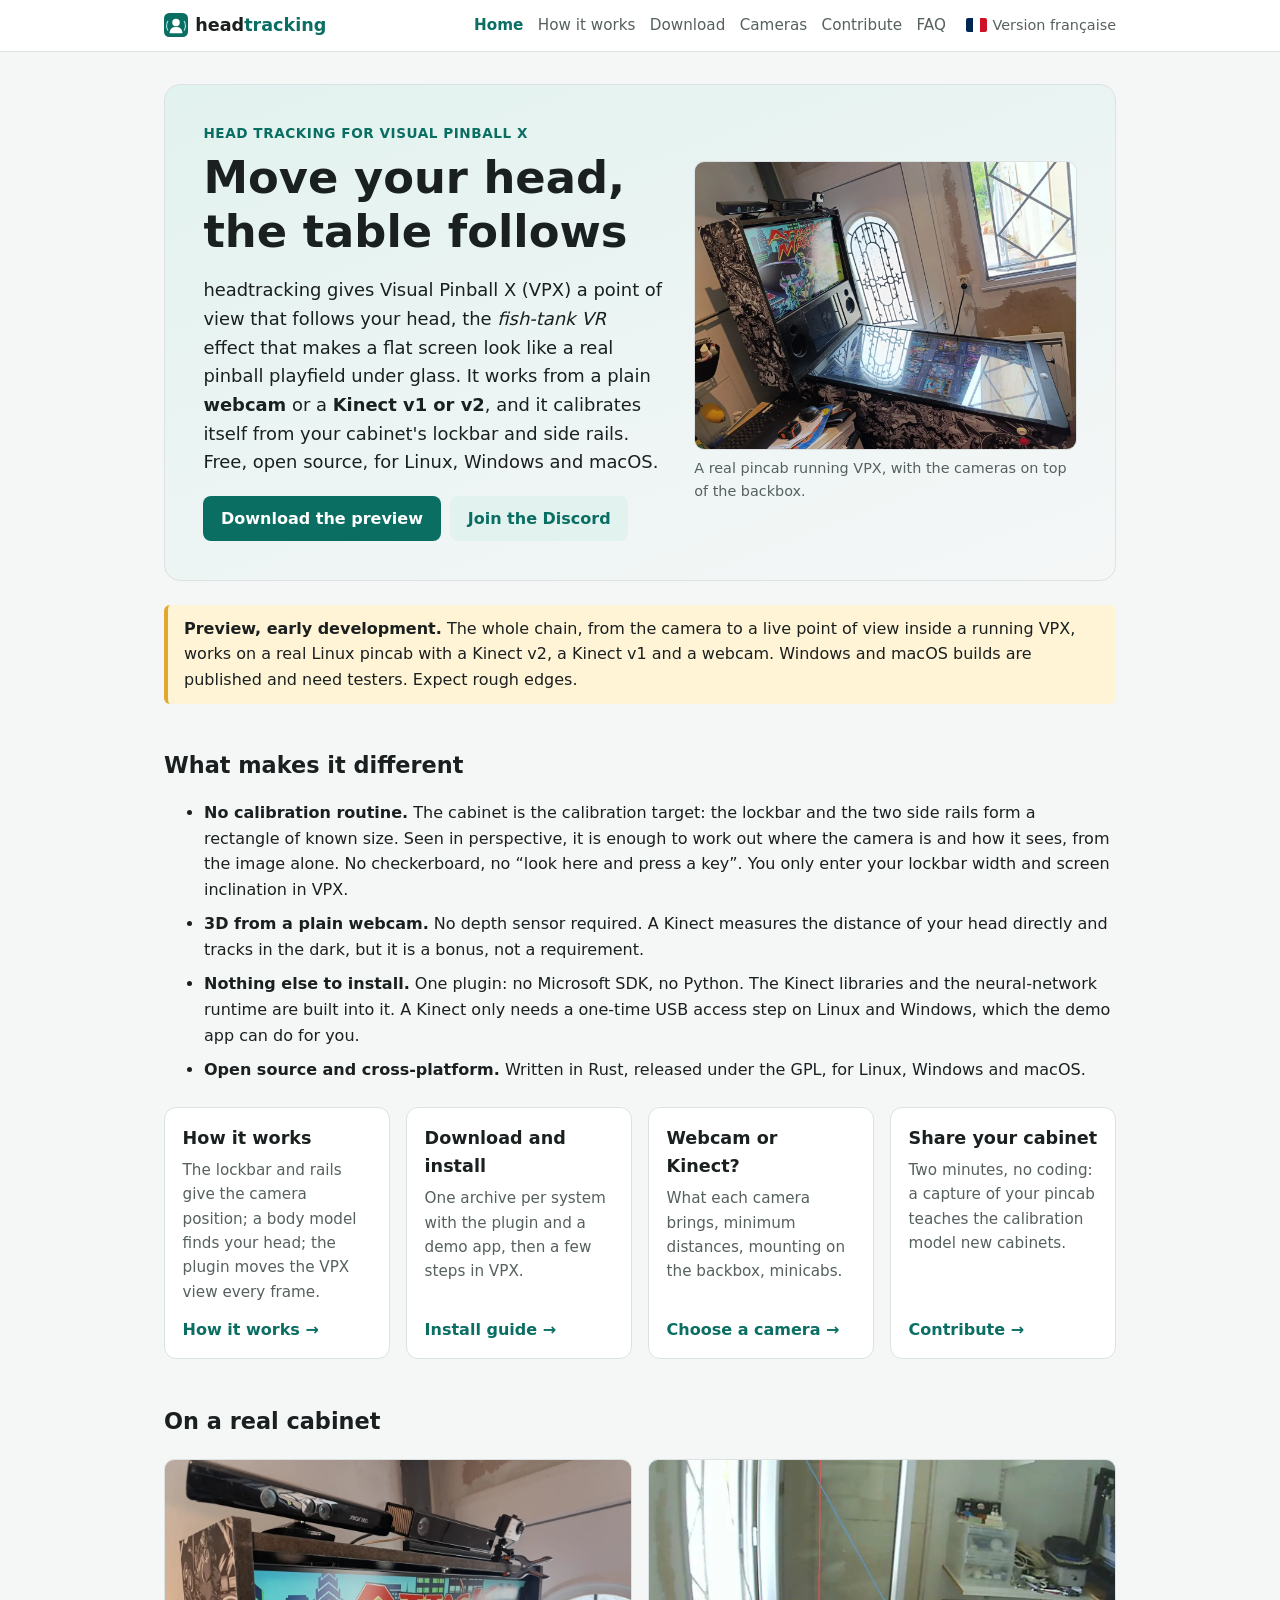
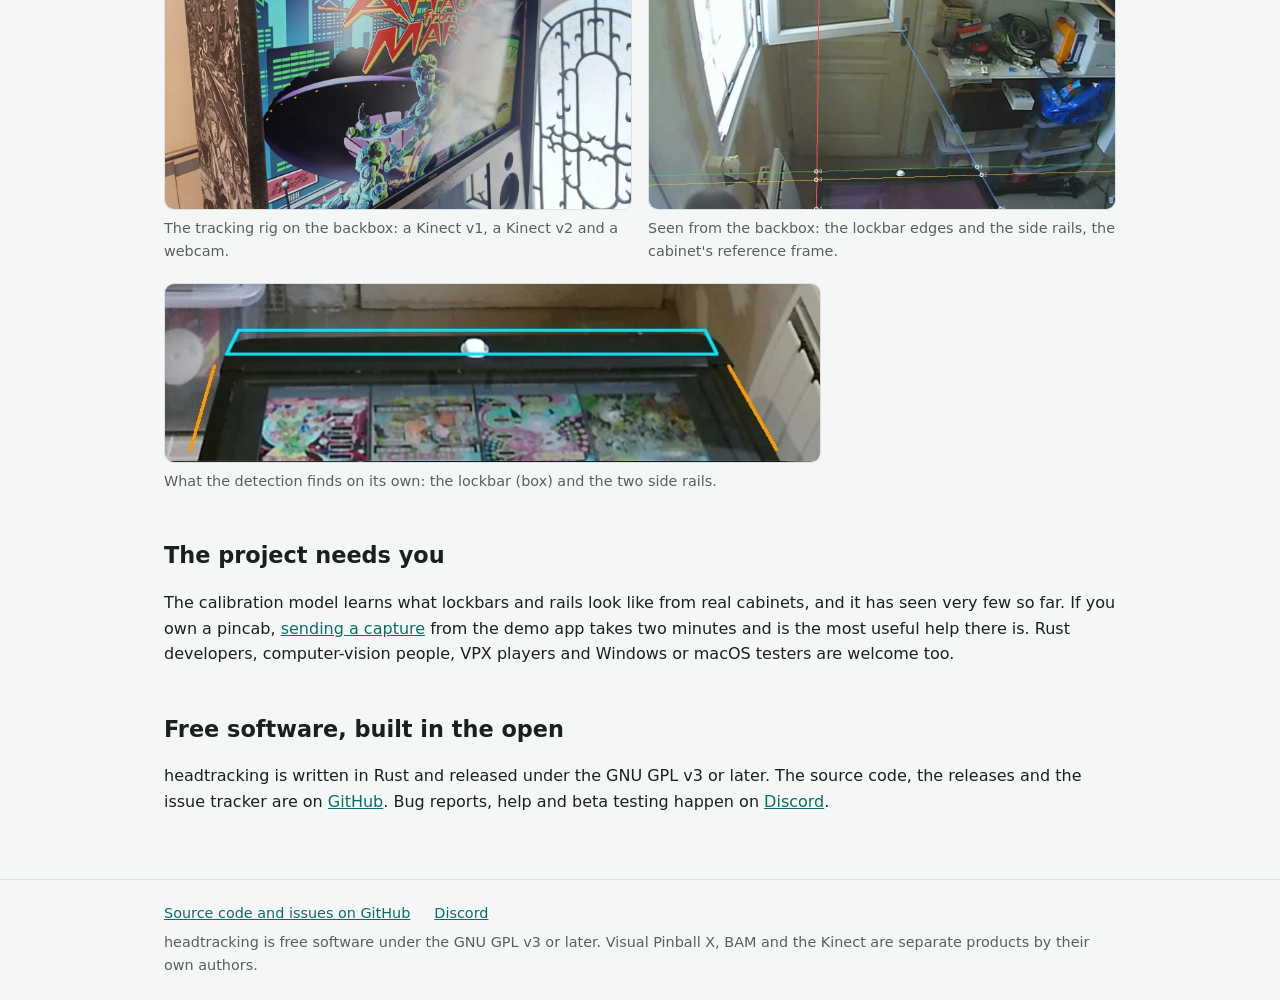
<file: docs/index.html>
<!doctype html>
<html lang="en">
<head>
<meta charset="utf-8">
<meta name="viewport" content="width=device-width, initial-scale=1">
<title>headtracking – head tracking for Visual Pinball X with a webcam or Kinect</title>
<meta name="description" content="Free, open-source head tracking for Visual Pinball X (VPX): the table&#x27;s perspective follows your head (fish-tank VR) from a webcam or a Kinect v1/v2, self-calibrating from the lockbar. A BAM alternative for Linux, Windows and macOS.">
<meta name="google-site-verification" content="TqbXre6qrm9jaoj6tFwRRiI2vuQilAZLm6kUJA-etmo">
<link rel="canonical" href="https://le-syl21.github.io/headtracking/">
<link rel="alternate" hreflang="en" href="https://le-syl21.github.io/headtracking/">
<link rel="alternate" hreflang="fr" href="https://le-syl21.github.io/headtracking/fr/">
<link rel="alternate" hreflang="x-default" href="https://le-syl21.github.io/headtracking/">
<meta property="og:type" content="website">
<meta property="og:site_name" content="headtracking">
<meta property="og:title" content="headtracking – head tracking for Visual Pinball X with a webcam or Kinect">
<meta property="og:description" content="Free, open-source head tracking for Visual Pinball X (VPX): the table&#x27;s perspective follows your head (fish-tank VR) from a webcam or a Kinect v1/v2, self-calibrating from the lockbar. A BAM alternative for Linux, Windows and macOS.">
<meta property="og:url" content="https://le-syl21.github.io/headtracking/">
<meta property="og:image" content="https://le-syl21.github.io/headtracking/img/og.jpg">
<meta property="og:image:width" content="1200">
<meta property="og:image:height" content="630">
<meta property="og:image:alt" content="A pincab running Visual Pinball X with head-tracking cameras on the backbox">
<meta property="og:locale" content="en_GB">
<meta property="og:locale:alternate" content="fr_FR">
<meta name="twitter:card" content="summary_large_image">
<meta name="twitter:title" content="headtracking – head tracking for Visual Pinball X with a webcam or Kinect">
<meta name="twitter:description" content="Free, open-source head tracking for Visual Pinball X (VPX): the table&#x27;s perspective follows your head (fish-tank VR) from a webcam or a Kinect v1/v2, self-calibrating from the lockbar. A BAM alternative for Linux, Windows and macOS.">
<meta name="twitter:image" content="https://le-syl21.github.io/headtracking/img/og.jpg">
<meta name="color-scheme" content="light dark">
<link rel="icon" type="image/svg+xml" href="img/favicon.svg">
<link rel="stylesheet" href="style.css">
<script type="application/ld+json">{"@context": "https://schema.org", "@graph": [{"@type": "SoftwareApplication", "@id": "https://le-syl21.github.io/headtracking/#app", "name": "headtracking", "description": "Open-source head tracking plugin for Visual Pinball X, from a webcam or a Kinect v1/v2, self-calibrating from the cabinet's lockbar and side rails.", "applicationCategory": "GameApplication", "operatingSystem": "Linux, Windows, macOS", "softwareRequirements": "Visual Pinball X 10.8.1 or later", "url": "https://le-syl21.github.io/headtracking/", "downloadUrl": "https://github.com/Le-Syl21/headtracking/releases", "image": "https://le-syl21.github.io/headtracking/img/og.jpg", "license": "https://www.gnu.org/licenses/gpl-3.0.html", "codeRepository": "https://github.com/Le-Syl21/headtracking", "isAccessibleForFree": true, "offers": {"@type": "Offer", "price": "0", "priceCurrency": "EUR"}, "softwareVersion": "0.0.40"}, {"@type": "WebPage", "name": "headtracking – head tracking for Visual Pinball X with a webcam or Kinect", "description": "Free, open-source head tracking for Visual Pinball X (VPX): the table's perspective follows your head (fish-tank VR) from a webcam or a Kinect v1/v2, self-calibrating from the lockbar. A BAM alternative for Linux, Windows and macOS.", "url": "https://le-syl21.github.io/headtracking/", "inLanguage": "en", "about": {"@id": "https://le-syl21.github.io/headtracking/#app"}}]}</script>
</head>
<body>
<header class="site"><div class="wrap">
<a class="brand" href="./"><img src="img/favicon.svg" alt="" width="24" height="24"><span>head<b>tracking</b></span></a>
<nav class="main"><a href="./" aria-current="page">Home</a><a href="how-it-works.html">How it works</a><a href="download.html">Download</a><a href="hardware.html">Cameras</a><a href="contribute.html">Contribute</a><a href="faq.html">FAQ</a></nav>
<a class="lang" href="fr/" hreflang="fr" lang="fr"><img src="img/fr.svg" alt="" width="21" height="14">Version française</a>
</div></header>
<main><div class="wrap">
<section class="hero split">
<div>
<p class="eyebrow">Head tracking for Visual Pinball X</p>
<h1>Move your head, the table follows</h1>
<p class="lead">headtracking gives Visual Pinball X (VPX) a point of view that follows your head, the
<em>fish-tank VR</em> effect that makes a flat screen look like a real pinball playfield under glass. It works from a
plain <strong>webcam</strong> or a <strong>Kinect v1 or v2</strong>, and it calibrates itself from your cabinet's
lockbar and side rails. Free, open source, for Linux, Windows and macOS.</p>
<p class="actions"><a class="btn big" href="download.html">Download the preview</a>
<a class="btn big ghost" href="https://discord.gg/cFcNrt9AY">Join the Discord</a></p>
</div>
<figure><img src="img/setup.webp" width="1280" height="964" alt="A pinball cabinet running Visual Pinball X, with two Kinects and a webcam on top of the backbox" loading="lazy"><figcaption>A real pincab running VPX, with the cameras on top of the backbox.</figcaption></figure>
</section>

<div class="note"><strong>Preview, early development.</strong> The whole chain, from the camera to a live point of
view inside a running VPX, works on a real Linux pincab with a Kinect v2, a Kinect v1 and a webcam. Windows and macOS
builds are published and need testers. Expect rough edges.</div>

<h2>What makes it different</h2>
<ul class="features">
<li><strong>No calibration routine.</strong> The cabinet is the calibration target: the lockbar and the two side rails
form a rectangle of known size. Seen in perspective, it is enough to work out where the camera is and how it sees,
from the image alone. No checkerboard, no &ldquo;look here and press a key&rdquo;. You only enter your lockbar width
and screen inclination in VPX.</li>
<li><strong>3D from a plain webcam.</strong> No depth sensor required. A Kinect measures the distance of your head
directly and tracks in the dark, but it is a bonus, not a requirement.</li>
<li><strong>Nothing else to install.</strong> One plugin: no Microsoft SDK, no Python. The Kinect libraries and the
neural-network runtime are built into it. A Kinect only needs a one-time USB access step on Linux and Windows, which
the demo app can do for you.</li>
<li><strong>Open source and cross-platform.</strong> Written in Rust, released under the GPL, for Linux, Windows and
macOS.</li>
</ul>

<div class="cards">
<div class="card"><h3>How it works</h3><p>The lockbar and rails give the camera position; a body model finds your
head; the plugin moves the VPX view every frame.</p><a class="more" href="how-it-works.html">How it works →</a></div>
<div class="card"><h3>Download and install</h3><p>One archive per system with the plugin and a demo app, then a few
steps in VPX.</p><a class="more" href="download.html">Install guide →</a></div>
<div class="card"><h3>Webcam or Kinect?</h3><p>What each camera brings, minimum distances, mounting on the backbox,
minicabs.</p><a class="more" href="hardware.html">Choose a camera →</a></div>
<div class="card"><h3>Share your cabinet</h3><p>Two minutes, no coding: a capture of your pincab teaches the
calibration model new cabinets.</p><a class="more" href="contribute.html">Contribute →</a></div>
</div>

<h2>On a real cabinet</h2>
<div class="gallery">
<figure><img src="img/setup-backbox.webp" width="1280" height="964" alt="A Kinect for Xbox 360, a Kinect for Xbox One and a small webcam on top of a pinball backbox" loading="lazy"><figcaption>The tracking rig on the backbox: a Kinect v1, a Kinect v2 and a webcam.</figcaption></figure>
<figure><img src="img/anchor-check.webp" width="1280" height="720" alt="Camera view from the backbox with four traced lines along the lockbar and side rails" loading="lazy"><figcaption>Seen from the backbox: the lockbar edges and the side rails, the cabinet's reference frame.</figcaption></figure>
</div>
<figure><img src="img/lockbar-detection.webp" width="657" height="179" alt="Lockbar outlined by a box and side rails marked by lines on a real cabinet" loading="lazy"><figcaption>What the detection finds on its own: the lockbar (box) and the two side rails.</figcaption></figure>

<h2>The project needs you</h2>
<p>The calibration model learns what lockbars and rails look like from real cabinets, and it has seen very few so far.
If you own a pincab, <a href="contribute.html">sending a capture</a> from the demo app takes two minutes and is the
most useful help there is. Rust developers, computer-vision people, VPX players and Windows or macOS testers are
welcome too.</p>

<h2>Free software, built in the open</h2>
<p>headtracking is written in Rust and released under the GNU GPL v3 or later. The source code, the releases and the
issue tracker are on <a href="https://github.com/Le-Syl21/headtracking">GitHub</a>. Bug reports, help and beta testing happen on
<a href="https://discord.gg/cFcNrt9AY">Discord</a>.</p>
</div></main>
<footer class="site"><div class="wrap">
<a href="https://github.com/Le-Syl21/headtracking">Source code and issues on GitHub</a>
<a href="https://discord.gg/cFcNrt9AY">Discord</a>
<span>headtracking is free software under the GNU GPL v3 or later. Visual Pinball X, BAM and the Kinect are separate products by their own authors.</span>
</div></footer>
</body>
</html>
</file>
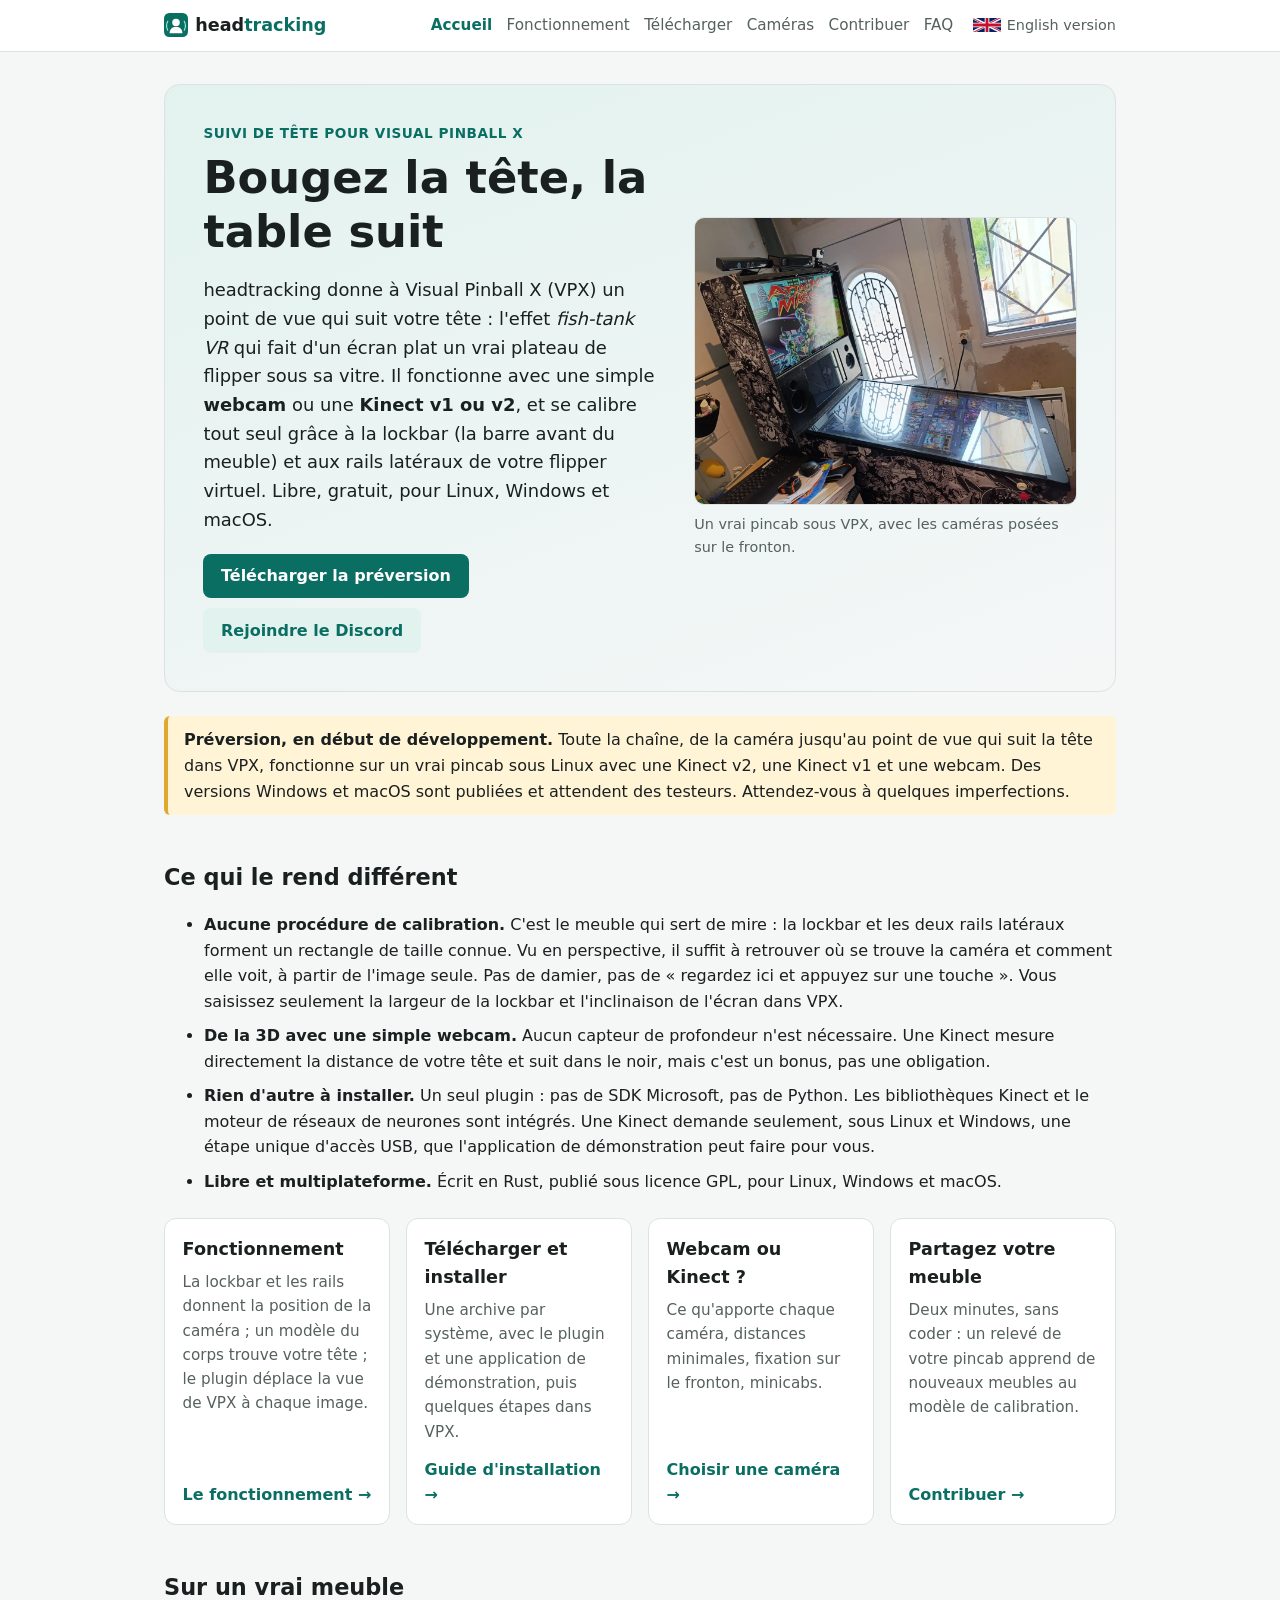
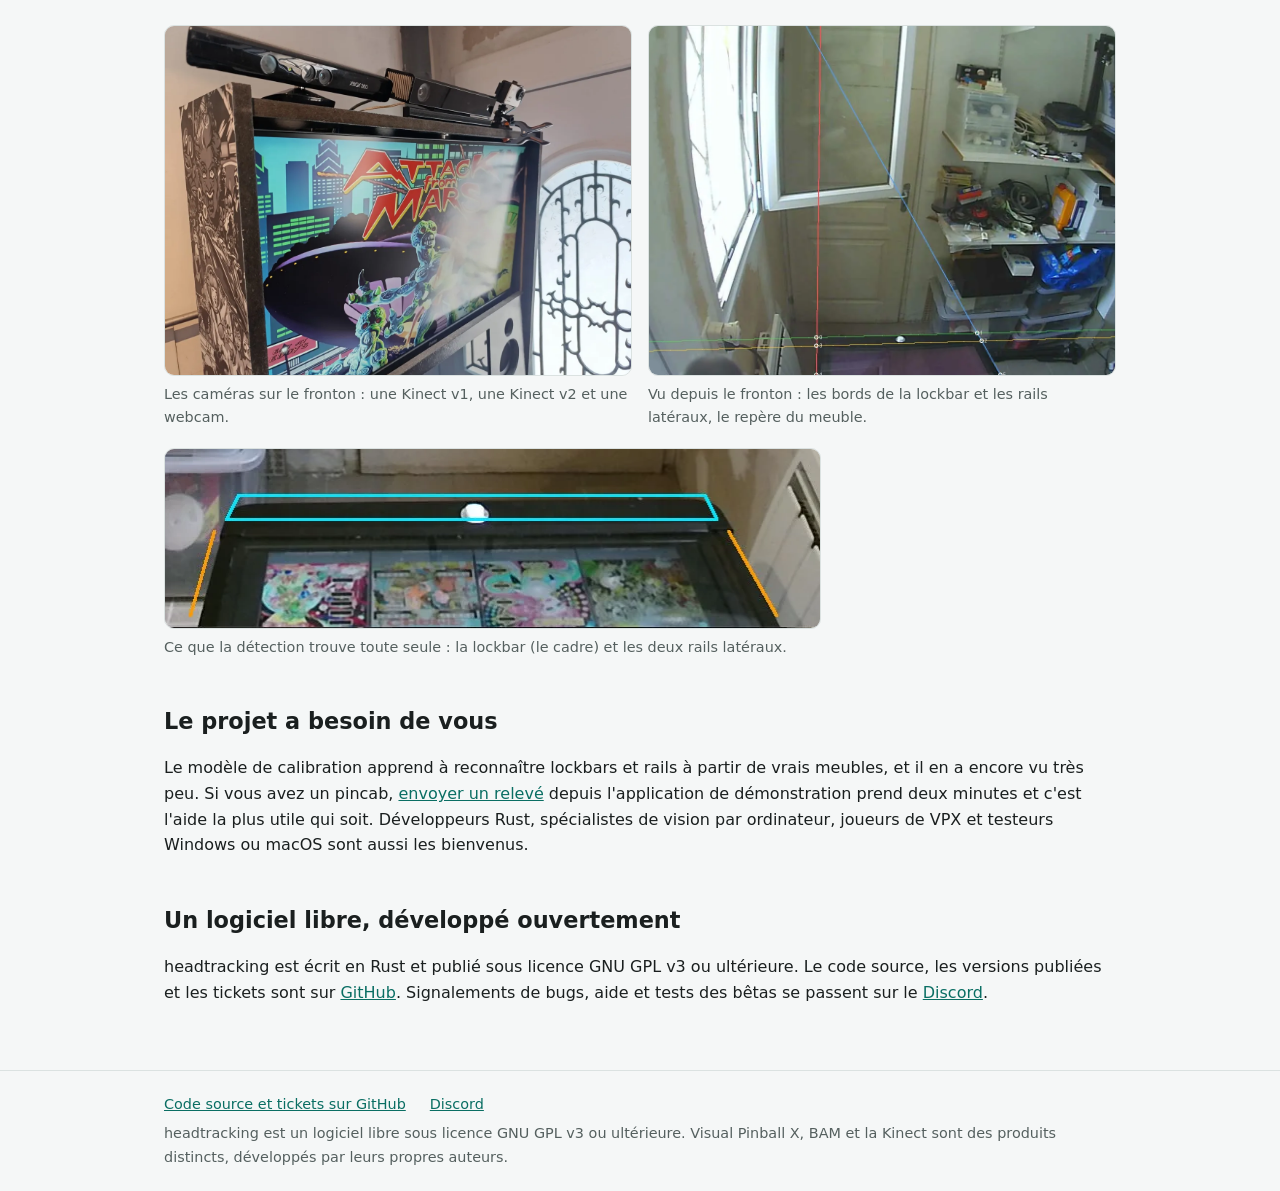
<file: docs/fr/index.html>
<!doctype html>
<html lang="fr">
<head>
<meta charset="utf-8">
<meta name="viewport" content="width=device-width, initial-scale=1">
<title>headtracking – suivi de tête pour Visual Pinball X avec webcam ou Kinect</title>
<meta name="description" content="Suivi de tête libre et gratuit pour le flipper virtuel Visual Pinball X (VPX) : la perspective suit votre tête (effet fish-tank VR) avec une webcam ou une Kinect v1/v2, calibration automatique par la lockbar. Alternative à BAM sous Linux, Windows et macOS.">
<meta name="google-site-verification" content="TqbXre6qrm9jaoj6tFwRRiI2vuQilAZLm6kUJA-etmo">
<link rel="canonical" href="https://le-syl21.github.io/headtracking/fr/">
<link rel="alternate" hreflang="en" href="https://le-syl21.github.io/headtracking/">
<link rel="alternate" hreflang="fr" href="https://le-syl21.github.io/headtracking/fr/">
<link rel="alternate" hreflang="x-default" href="https://le-syl21.github.io/headtracking/">
<meta property="og:type" content="website">
<meta property="og:site_name" content="headtracking">
<meta property="og:title" content="headtracking – suivi de tête pour Visual Pinball X avec webcam ou Kinect">
<meta property="og:description" content="Suivi de tête libre et gratuit pour le flipper virtuel Visual Pinball X (VPX) : la perspective suit votre tête (effet fish-tank VR) avec une webcam ou une Kinect v1/v2, calibration automatique par la lockbar. Alternative à BAM sous Linux, Windows et macOS.">
<meta property="og:url" content="https://le-syl21.github.io/headtracking/fr/">
<meta property="og:image" content="https://le-syl21.github.io/headtracking/img/og.jpg">
<meta property="og:image:width" content="1200">
<meta property="og:image:height" content="630">
<meta property="og:image:alt" content="Un pincab sous Visual Pinball X avec des caméras de suivi de tête sur le fronton">
<meta property="og:locale" content="fr_FR">
<meta property="og:locale:alternate" content="en_GB">
<meta name="twitter:card" content="summary_large_image">
<meta name="twitter:title" content="headtracking – suivi de tête pour Visual Pinball X avec webcam ou Kinect">
<meta name="twitter:description" content="Suivi de tête libre et gratuit pour le flipper virtuel Visual Pinball X (VPX) : la perspective suit votre tête (effet fish-tank VR) avec une webcam ou une Kinect v1/v2, calibration automatique par la lockbar. Alternative à BAM sous Linux, Windows et macOS.">
<meta name="twitter:image" content="https://le-syl21.github.io/headtracking/img/og.jpg">
<meta name="color-scheme" content="light dark">
<link rel="icon" type="image/svg+xml" href="../img/favicon.svg">
<link rel="stylesheet" href="../style.css">
<script type="application/ld+json">{"@context": "https://schema.org", "@graph": [{"@type": "SoftwareApplication", "@id": "https://le-syl21.github.io/headtracking/#app", "name": "headtracking", "description": "Plugin libre de suivi de tête pour Visual Pinball X, avec une webcam ou une Kinect v1/v2, calibré automatiquement par la lockbar et les rails latéraux du meuble.", "applicationCategory": "GameApplication", "operatingSystem": "Linux, Windows, macOS", "softwareRequirements": "Visual Pinball X 10.8.1 or later", "url": "https://le-syl21.github.io/headtracking/", "downloadUrl": "https://github.com/Le-Syl21/headtracking/releases", "image": "https://le-syl21.github.io/headtracking/img/og.jpg", "license": "https://www.gnu.org/licenses/gpl-3.0.html", "codeRepository": "https://github.com/Le-Syl21/headtracking", "isAccessibleForFree": true, "offers": {"@type": "Offer", "price": "0", "priceCurrency": "EUR"}, "softwareVersion": "0.0.40"}, {"@type": "WebPage", "name": "headtracking – suivi de tête pour Visual Pinball X avec webcam ou Kinect", "description": "Suivi de tête libre et gratuit pour le flipper virtuel Visual Pinball X (VPX) : la perspective suit votre tête (effet fish-tank VR) avec une webcam ou une Kinect v1/v2, calibration automatique par la lockbar. Alternative à BAM sous Linux, Windows et macOS.", "url": "https://le-syl21.github.io/headtracking/fr/", "inLanguage": "fr", "about": {"@id": "https://le-syl21.github.io/headtracking/#app"}}]}</script>
</head>
<body>
<header class="site"><div class="wrap">
<a class="brand" href="./"><img src="../img/favicon.svg" alt="" width="24" height="24"><span>head<b>tracking</b></span></a>
<nav class="main"><a href="./" aria-current="page">Accueil</a><a href="how-it-works.html">Fonctionnement</a><a href="download.html">Télécharger</a><a href="hardware.html">Caméras</a><a href="contribute.html">Contribuer</a><a href="faq.html">FAQ</a></nav>
<a class="lang" href="../" hreflang="en" lang="en"><img src="../img/gb.svg" alt="" width="21" height="14">English version</a>
</div></header>
<main><div class="wrap">
<section class="hero split">
<div>
<p class="eyebrow">Suivi de tête pour Visual Pinball X</p>
<h1>Bougez la tête, la table suit</h1>
<p class="lead">headtracking donne à Visual Pinball X (VPX) un point de vue qui suit votre tête : l'effet
<em>fish-tank VR</em> qui fait d'un écran plat un vrai plateau de flipper sous sa vitre. Il fonctionne avec une simple
<strong>webcam</strong> ou une <strong>Kinect v1 ou v2</strong>, et se calibre tout seul grâce à la lockbar (la barre
avant du meuble) et aux rails latéraux de votre flipper virtuel. Libre, gratuit, pour Linux, Windows et macOS.</p>
<p class="actions"><a class="btn big" href="download.html">Télécharger la préversion</a>
<a class="btn big ghost" href="https://discord.gg/cFcNrt9AY">Rejoindre le Discord</a></p>
</div>
<figure><img src="../img/setup.webp" width="1280" height="964" alt="Un pincab qui fait tourner Visual Pinball X, avec deux Kinect et une webcam sur le fronton" loading="lazy"><figcaption>Un vrai pincab sous VPX, avec les caméras posées sur le fronton.</figcaption></figure>
</section>

<div class="note"><strong>Préversion, en début de développement.</strong> Toute la chaîne, de la caméra jusqu'au point
de vue qui suit la tête dans VPX, fonctionne sur un vrai pincab sous Linux avec une Kinect v2, une Kinect v1 et une
webcam. Des versions Windows et macOS sont publiées et attendent des testeurs. Attendez-vous à quelques
imperfections.</div>

<h2>Ce qui le rend différent</h2>
<ul class="features">
<li><strong>Aucune procédure de calibration.</strong> C'est le meuble qui sert de mire : la lockbar et les deux rails
latéraux forment un rectangle de taille connue. Vu en perspective, il suffit à retrouver où se trouve la caméra et
comment elle voit, à partir de l'image seule. Pas de damier, pas de « regardez ici et appuyez sur une touche ». Vous
saisissez seulement la largeur de la lockbar et l'inclinaison de l'écran dans VPX.</li>
<li><strong>De la 3D avec une simple webcam.</strong> Aucun capteur de profondeur n'est nécessaire. Une Kinect mesure
directement la distance de votre tête et suit dans le noir, mais c'est un bonus, pas une obligation.</li>
<li><strong>Rien d'autre à installer.</strong> Un seul plugin : pas de SDK Microsoft, pas de Python. Les bibliothèques
Kinect et le moteur de réseaux de neurones sont intégrés. Une Kinect demande seulement, sous Linux et Windows, une
étape unique d'accès USB, que l'application de démonstration peut faire pour vous.</li>
<li><strong>Libre et multiplateforme.</strong> Écrit en Rust, publié sous licence GPL, pour Linux, Windows et
macOS.</li>
</ul>

<div class="cards">
<div class="card"><h3>Fonctionnement</h3><p>La lockbar et les rails donnent la position de la caméra ; un modèle du
corps trouve votre tête ; le plugin déplace la vue de VPX à chaque image.</p><a class="more" href="how-it-works.html">Le fonctionnement →</a></div>
<div class="card"><h3>Télécharger et installer</h3><p>Une archive par système, avec le plugin et une application de
démonstration, puis quelques étapes dans VPX.</p><a class="more" href="download.html">Guide d'installation →</a></div>
<div class="card"><h3>Webcam ou Kinect ?</h3><p>Ce qu'apporte chaque caméra, distances minimales, fixation sur le
fronton, minicabs.</p><a class="more" href="hardware.html">Choisir une caméra →</a></div>
<div class="card"><h3>Partagez votre meuble</h3><p>Deux minutes, sans coder : un relevé de votre pincab apprend de
nouveaux meubles au modèle de calibration.</p><a class="more" href="contribute.html">Contribuer →</a></div>
</div>

<h2>Sur un vrai meuble</h2>
<div class="gallery">
<figure><img src="../img/setup-backbox.webp" width="1280" height="964" alt="Une Kinect pour Xbox 360, une Kinect pour Xbox One et une petite webcam sur le haut du fronton d&#x27;un flipper" loading="lazy"><figcaption>Les caméras sur le fronton : une Kinect v1, une Kinect v2 et une webcam.</figcaption></figure>
<figure><img src="../img/anchor-check.webp" width="1280" height="720" alt="Vue de la caméra depuis le fronton, avec quatre lignes tracées le long de la lockbar et des rails latéraux" loading="lazy"><figcaption>Vu depuis le fronton : les bords de la lockbar et les rails latéraux, le repère du meuble.</figcaption></figure>
</div>
<figure><img src="../img/lockbar-detection.webp" width="657" height="179" alt="Lockbar encadrée et rails latéraux marqués par des lignes sur un vrai meuble" loading="lazy"><figcaption>Ce que la détection trouve toute seule : la lockbar (le cadre) et les deux rails latéraux.</figcaption></figure>

<h2>Le projet a besoin de vous</h2>
<p>Le modèle de calibration apprend à reconnaître lockbars et rails à partir de vrais meubles, et il en a encore vu
très peu. Si vous avez un pincab, <a href="contribute.html">envoyer un relevé</a> depuis l'application de
démonstration prend deux minutes et c'est l'aide la plus utile qui soit. Développeurs Rust, spécialistes de vision
par ordinateur, joueurs de VPX et testeurs Windows ou macOS sont aussi les bienvenus.</p>

<h2>Un logiciel libre, développé ouvertement</h2>
<p>headtracking est écrit en Rust et publié sous licence GNU GPL v3 ou ultérieure. Le code source, les versions
publiées et les tickets sont sur <a href="https://github.com/Le-Syl21/headtracking">GitHub</a>. Signalements de bugs, aide et tests des bêtas se passent
sur le <a href="https://discord.gg/cFcNrt9AY">Discord</a>.</p>
</div></main>
<footer class="site"><div class="wrap">
<a href="https://github.com/Le-Syl21/headtracking">Code source et tickets sur GitHub</a>
<a href="https://discord.gg/cFcNrt9AY">Discord</a>
<span>headtracking est un logiciel libre sous licence GNU GPL v3 ou ultérieure. Visual Pinball X, BAM et la Kinect sont des produits distincts, développés par leurs propres auteurs.</span>
</div></footer>
</body>
</html>
</file>
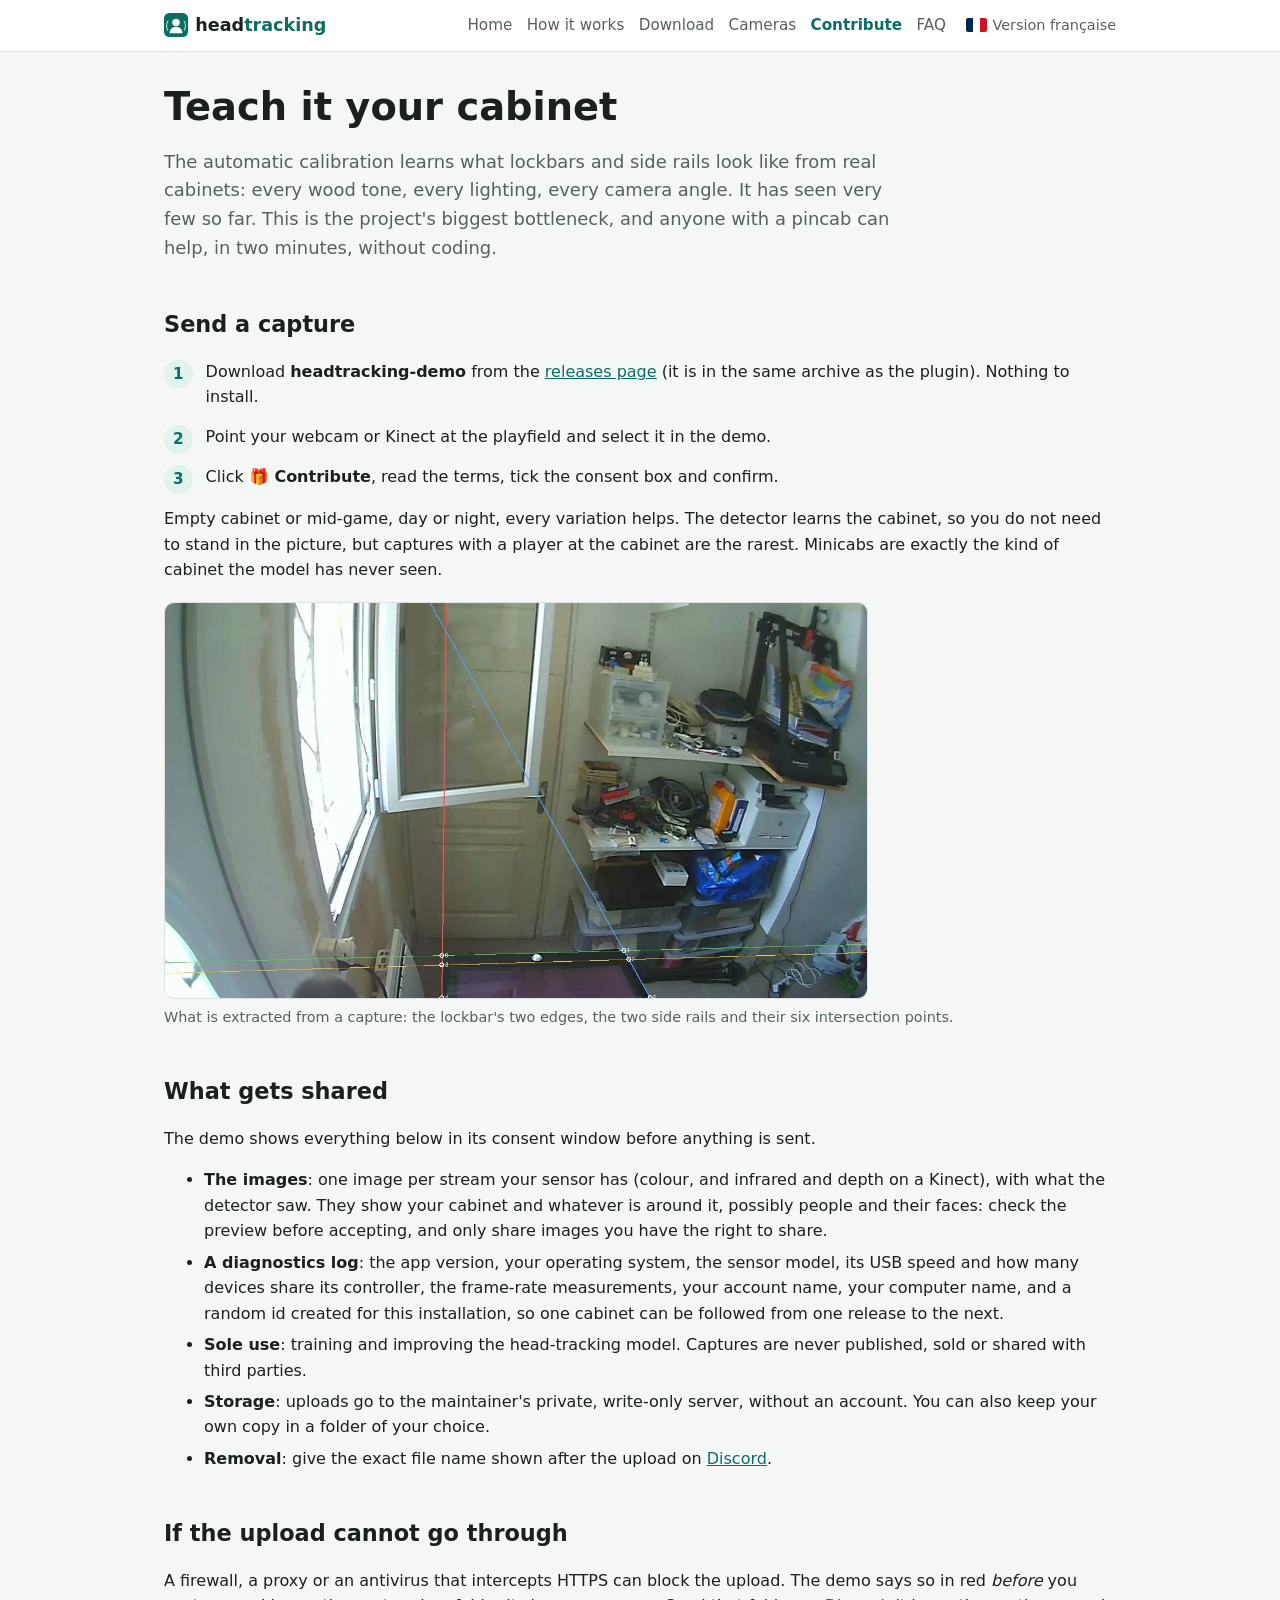
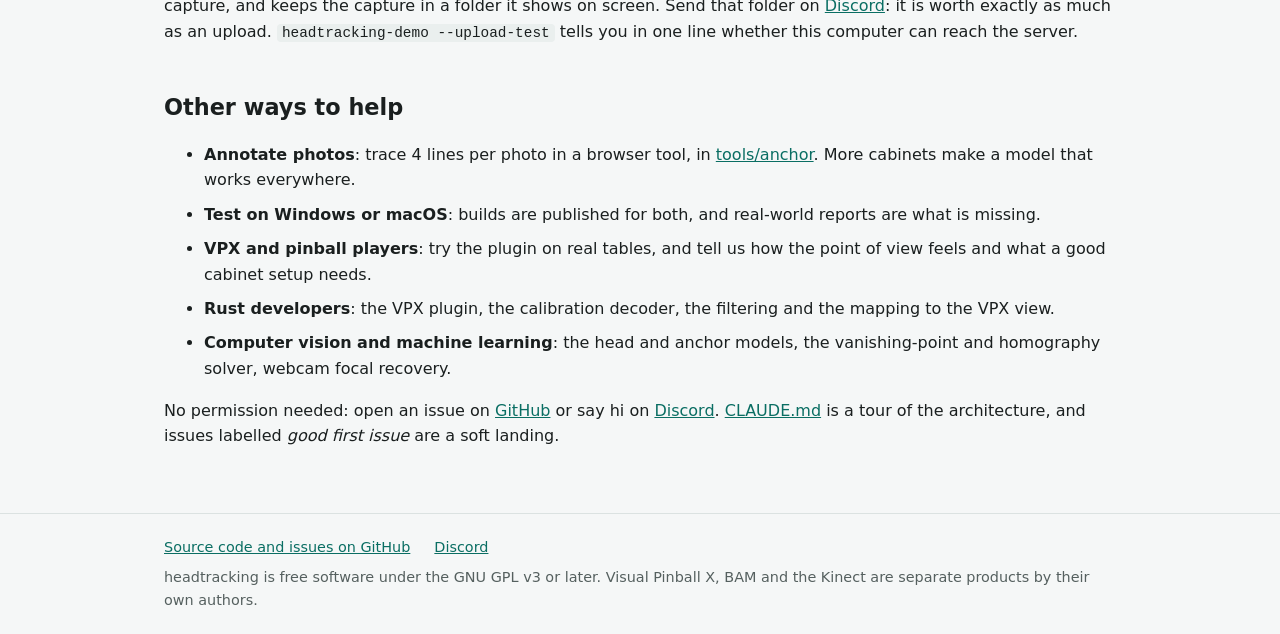
<file: docs/contribute.html>
<!doctype html>
<html lang="en">
<head>
<meta charset="utf-8">
<meta name="viewport" content="width=device-width, initial-scale=1">
<title>Contribute a capture of your pincab – headtracking for Visual Pinball X</title>
<meta name="description" content="Help the open-source VPX head tracking project: share a capture of your pinball cabinet from the demo app in two minutes, annotate photos, or test on Windows and macOS.">
<link rel="canonical" href="https://le-syl21.github.io/headtracking/contribute.html">
<link rel="alternate" hreflang="en" href="https://le-syl21.github.io/headtracking/contribute.html">
<link rel="alternate" hreflang="fr" href="https://le-syl21.github.io/headtracking/fr/contribute.html">
<link rel="alternate" hreflang="x-default" href="https://le-syl21.github.io/headtracking/contribute.html">
<meta property="og:type" content="website">
<meta property="og:site_name" content="headtracking">
<meta property="og:title" content="Contribute a capture of your pincab – headtracking for Visual Pinball X">
<meta property="og:description" content="Help the open-source VPX head tracking project: share a capture of your pinball cabinet from the demo app in two minutes, annotate photos, or test on Windows and macOS.">
<meta property="og:url" content="https://le-syl21.github.io/headtracking/contribute.html">
<meta property="og:image" content="https://le-syl21.github.io/headtracking/img/og.jpg">
<meta property="og:image:width" content="1200">
<meta property="og:image:height" content="630">
<meta property="og:image:alt" content="A pincab running Visual Pinball X with head-tracking cameras on the backbox">
<meta property="og:locale" content="en_GB">
<meta property="og:locale:alternate" content="fr_FR">
<meta name="twitter:card" content="summary_large_image">
<meta name="twitter:title" content="Contribute a capture of your pincab – headtracking for Visual Pinball X">
<meta name="twitter:description" content="Help the open-source VPX head tracking project: share a capture of your pinball cabinet from the demo app in two minutes, annotate photos, or test on Windows and macOS.">
<meta name="twitter:image" content="https://le-syl21.github.io/headtracking/img/og.jpg">
<meta name="color-scheme" content="light dark">
<link rel="icon" type="image/svg+xml" href="img/favicon.svg">
<link rel="stylesheet" href="style.css">
<script type="application/ld+json">{"@context": "https://schema.org", "@graph": [{"@type": "SoftwareApplication", "@id": "https://le-syl21.github.io/headtracking/#app", "name": "headtracking", "description": "Open-source head tracking plugin for Visual Pinball X, from a webcam or a Kinect v1/v2, self-calibrating from the cabinet's lockbar and side rails.", "applicationCategory": "GameApplication", "operatingSystem": "Linux, Windows, macOS", "softwareRequirements": "Visual Pinball X 10.8.1 or later", "url": "https://le-syl21.github.io/headtracking/", "downloadUrl": "https://github.com/Le-Syl21/headtracking/releases", "image": "https://le-syl21.github.io/headtracking/img/og.jpg", "license": "https://www.gnu.org/licenses/gpl-3.0.html", "codeRepository": "https://github.com/Le-Syl21/headtracking", "isAccessibleForFree": true, "offers": {"@type": "Offer", "price": "0", "priceCurrency": "EUR"}, "softwareVersion": "0.0.40"}, {"@type": "WebPage", "name": "Contribute a capture of your pincab – headtracking for Visual Pinball X", "description": "Help the open-source VPX head tracking project: share a capture of your pinball cabinet from the demo app in two minutes, annotate photos, or test on Windows and macOS.", "url": "https://le-syl21.github.io/headtracking/contribute.html", "inLanguage": "en", "about": {"@id": "https://le-syl21.github.io/headtracking/#app"}}]}</script>
</head>
<body>
<header class="site"><div class="wrap">
<a class="brand" href="./"><img src="img/favicon.svg" alt="" width="24" height="24"><span>head<b>tracking</b></span></a>
<nav class="main"><a href="./">Home</a><a href="how-it-works.html">How it works</a><a href="download.html">Download</a><a href="hardware.html">Cameras</a><a href="contribute.html" aria-current="page">Contribute</a><a href="faq.html">FAQ</a></nav>
<a class="lang" href="fr/contribute.html" hreflang="fr" lang="fr"><img src="img/fr.svg" alt="" width="21" height="14">Version française</a>
</div></header>
<main><div class="wrap">
<h1>Teach it your cabinet</h1>
<p class="lead">The automatic calibration learns what lockbars and side rails look like from real cabinets: every wood
tone, every lighting, every camera angle. It has seen very few so far. This is the project's biggest bottleneck, and
anyone with a pincab can help, in two minutes, without coding.</p>

<h2 id="capture">Send a capture</h2>
<ol class="steps">
<li>Download <strong>headtracking-demo</strong> from the <a href="https://github.com/Le-Syl21/headtracking/releases">releases page</a> (it is in the same
archive as the plugin). Nothing to install.</li>
<li>Point your webcam or Kinect at the playfield and select it in the demo.</li>
<li>Click <strong>🎁 Contribute</strong>, read the terms, tick the consent box and confirm.</li>
</ol>
<p>Empty cabinet or mid-game, day or night, every variation helps. The detector learns the cabinet, so you do not need
to stand in the picture, but captures with a player at the cabinet are the rarest. Minicabs are exactly the kind of
cabinet the model has never seen.</p>
<figure><img src="img/anchor-check.webp" width="1280" height="720" alt="Camera view from the backbox with four traced lines along the lockbar and side rails and their intersection points" loading="lazy"><figcaption>What is extracted from a capture: the lockbar's two edges, the two side rails and their six intersection points.</figcaption></figure>

<h2 id="privacy">What gets shared</h2>
<p>The demo shows everything below in its consent window before anything is sent.</p>
<ul>
<li><strong>The images</strong>: one image per stream your sensor has (colour, and infrared and depth on a Kinect),
with what the detector saw. They show your cabinet and whatever is around it, possibly people and their faces: check
the preview before accepting, and only share images you have the right to share.</li>
<li><strong>A diagnostics log</strong>: the app version, your operating system, the sensor model, its USB speed and
how many devices share its controller, the frame-rate measurements, your account name, your computer name, and a
random id created for this installation, so one cabinet can be followed from one release to the next.</li>
<li><strong>Sole use</strong>: training and improving the head-tracking model. Captures are never published, sold or
shared with third parties.</li>
<li><strong>Storage</strong>: uploads go to the maintainer's private, write-only server, without an account. You can
also keep your own copy in a folder of your choice.</li>
<li><strong>Removal</strong>: give the exact file name shown after the upload on <a href="https://discord.gg/cFcNrt9AY">Discord</a>.</li>
</ul>

<h2>If the upload cannot go through</h2>
<p>A firewall, a proxy or an antivirus that intercepts HTTPS can block the upload. The demo says so in red
<em>before</em> you capture, and keeps the capture in a folder it shows on screen. Send that folder on
<a href="https://discord.gg/cFcNrt9AY">Discord</a>: it is worth exactly as much as an upload. <code>headtracking-demo --upload-test</code>
tells you in one line whether this computer can reach the server.</p>

<h2>Other ways to help</h2>
<ul class="features">
<li><strong>Annotate photos</strong>: trace 4 lines per photo in a browser tool, in
<a href="https://github.com/Le-Syl21/headtracking/tree/main/tools/anchor">tools/anchor</a>. More cabinets make a model that works everywhere.</li>
<li><strong>Test on Windows or macOS</strong>: builds are published for both, and real-world reports are what is
missing.</li>
<li><strong>VPX and pinball players</strong>: try the plugin on real tables, and tell us how the point of view feels
and what a good cabinet setup needs.</li>
<li><strong>Rust developers</strong>: the VPX plugin, the calibration decoder, the filtering and the mapping to the
VPX view.</li>
<li><strong>Computer vision and machine learning</strong>: the head and anchor models, the vanishing-point and
homography solver, webcam focal recovery.</li>
</ul>
<p>No permission needed: open an issue on <a href="https://github.com/Le-Syl21/headtracking/issues">GitHub</a> or say hi on
<a href="https://discord.gg/cFcNrt9AY">Discord</a>. <a href="https://github.com/Le-Syl21/headtracking/blob/main/CLAUDE.md">CLAUDE.md</a> is a tour of the architecture, and issues
labelled <em>good first issue</em> are a soft landing.</p>
</div></main>
<footer class="site"><div class="wrap">
<a href="https://github.com/Le-Syl21/headtracking">Source code and issues on GitHub</a>
<a href="https://discord.gg/cFcNrt9AY">Discord</a>
<span>headtracking is free software under the GNU GPL v3 or later. Visual Pinball X, BAM and the Kinect are separate products by their own authors.</span>
</div></footer>
</body>
</html>
</file>
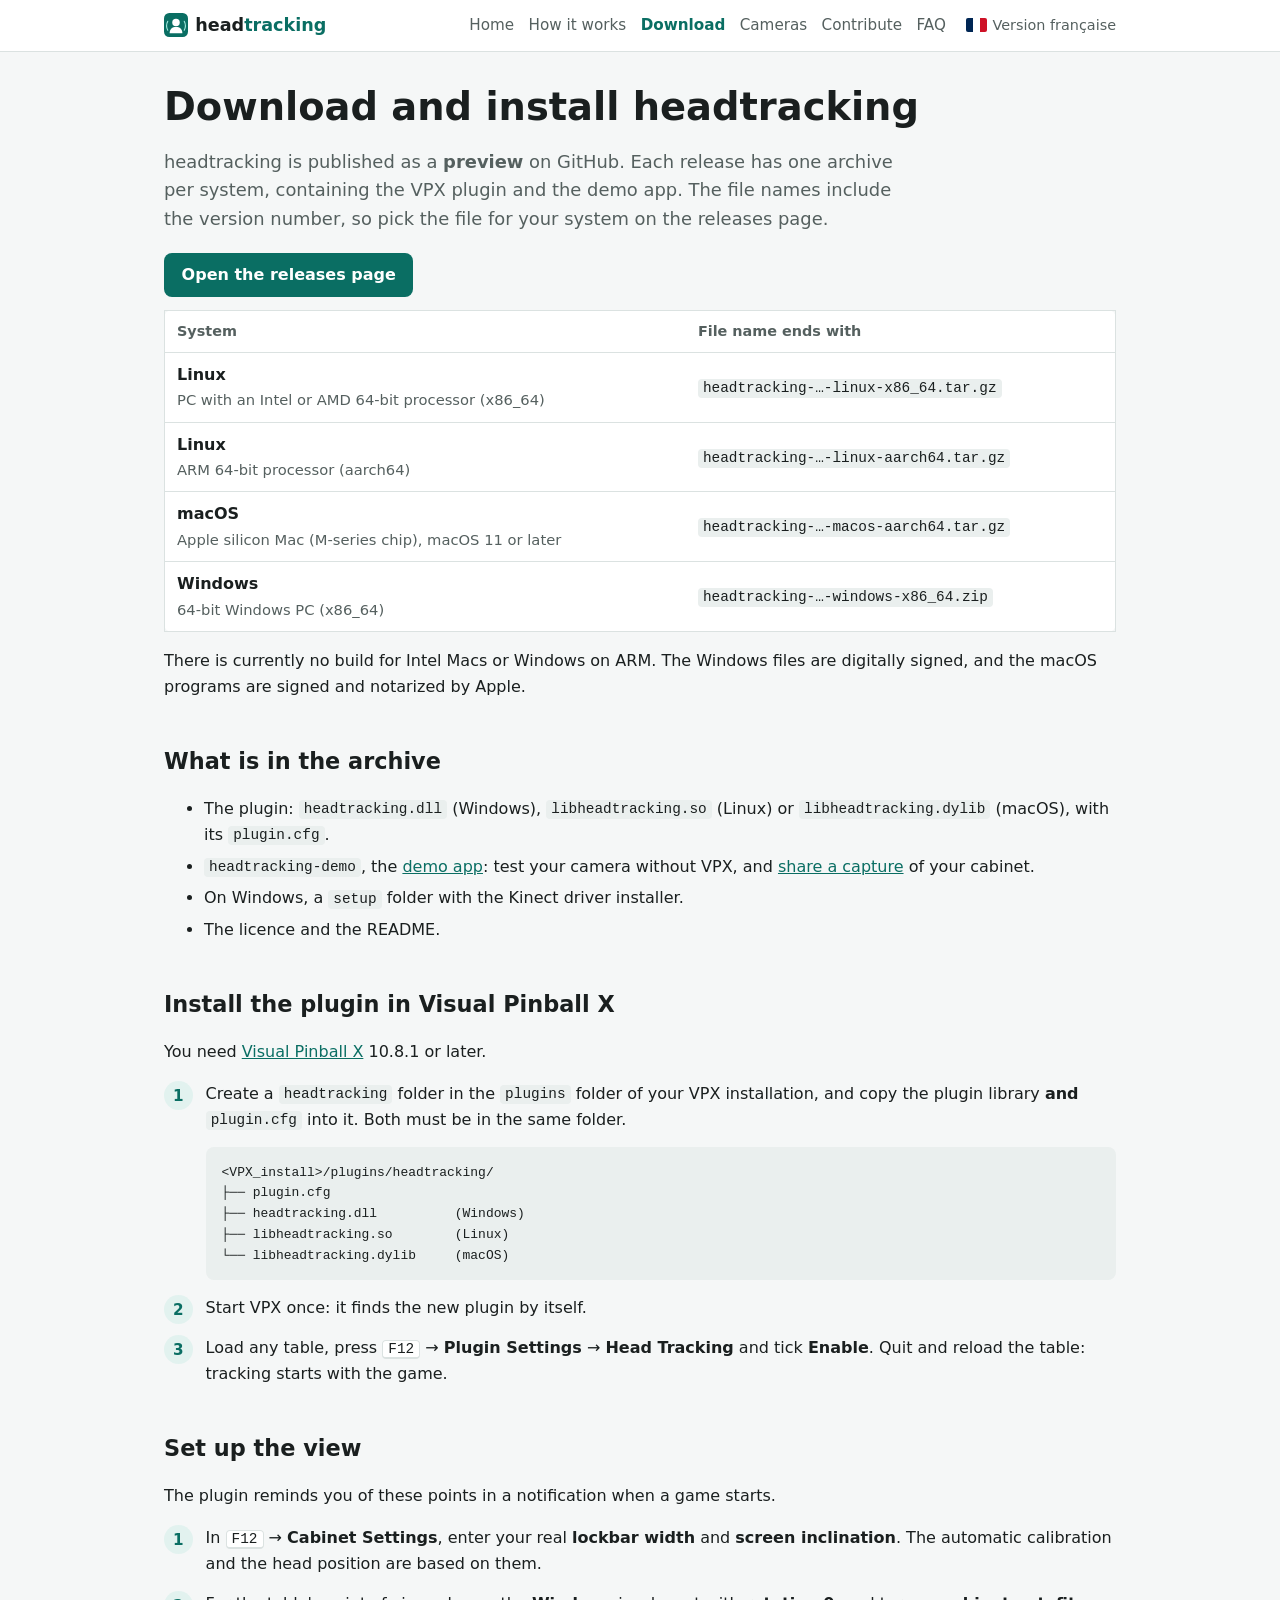
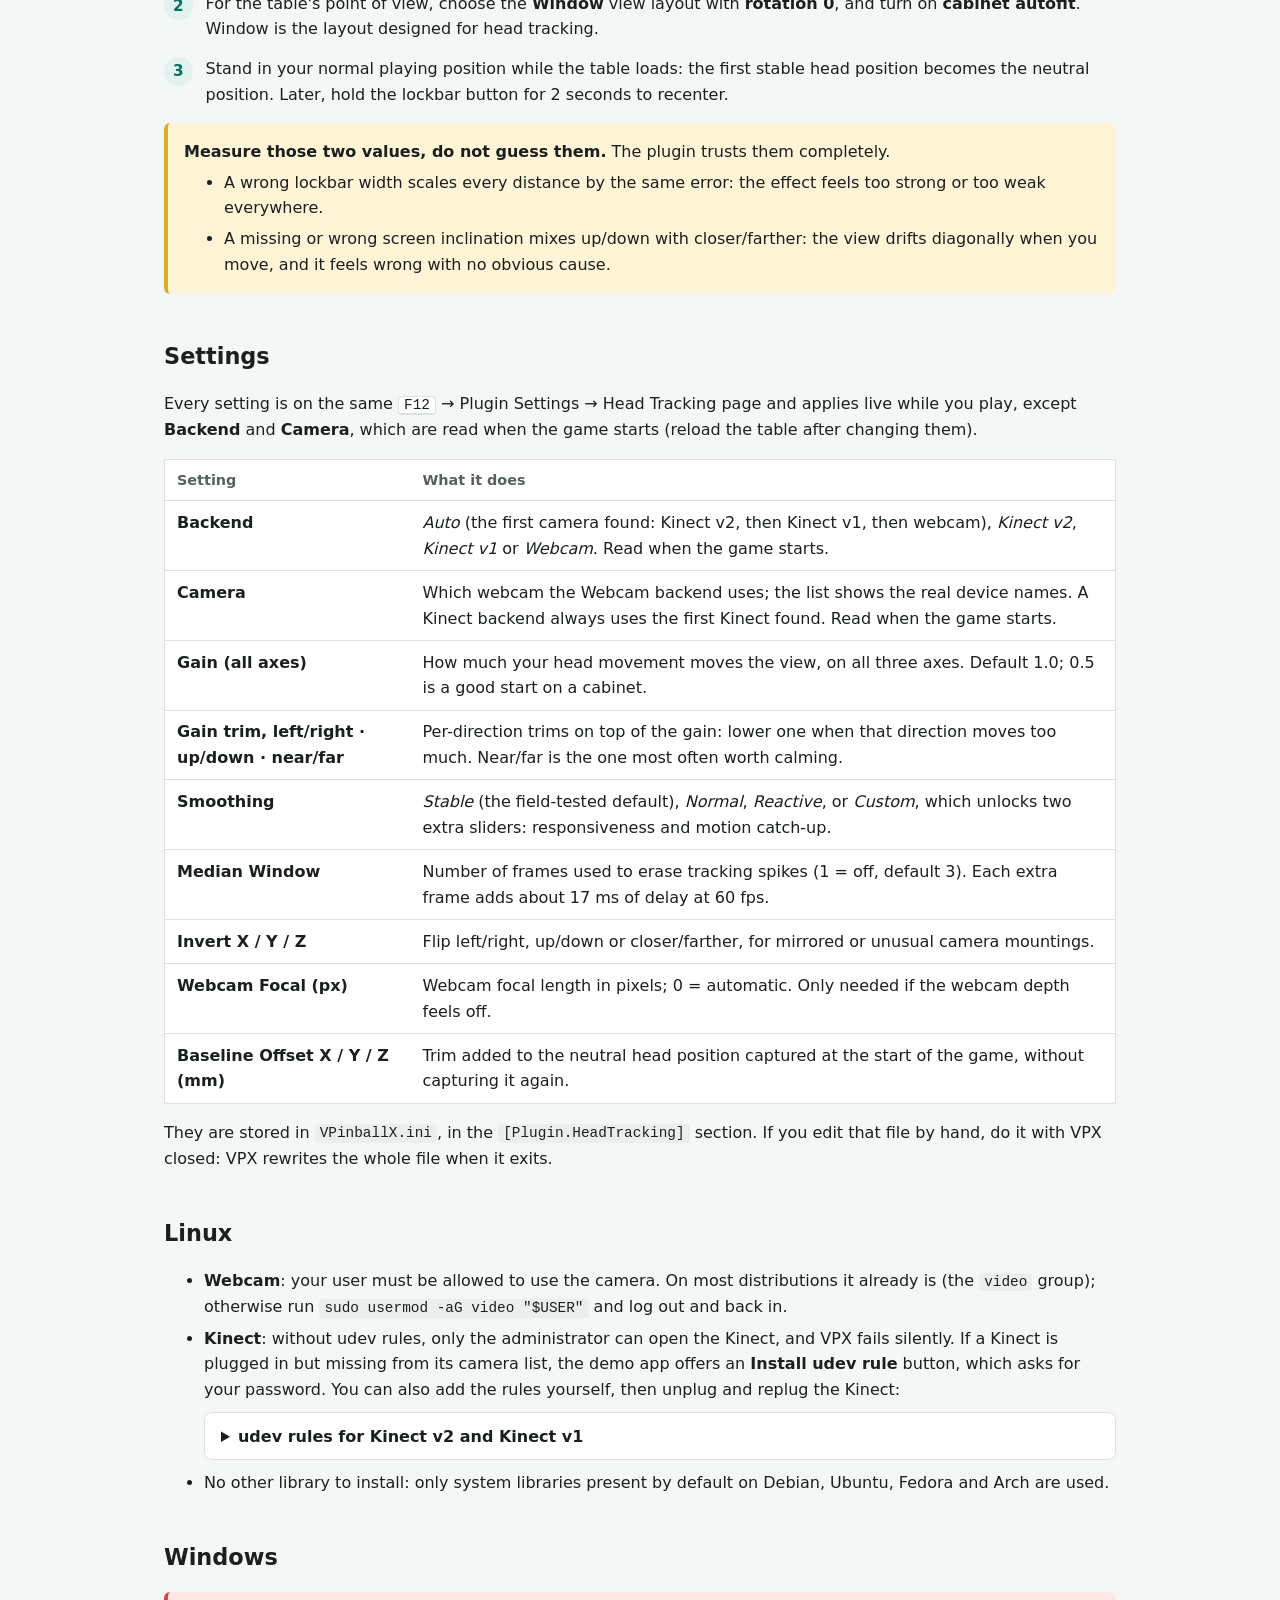
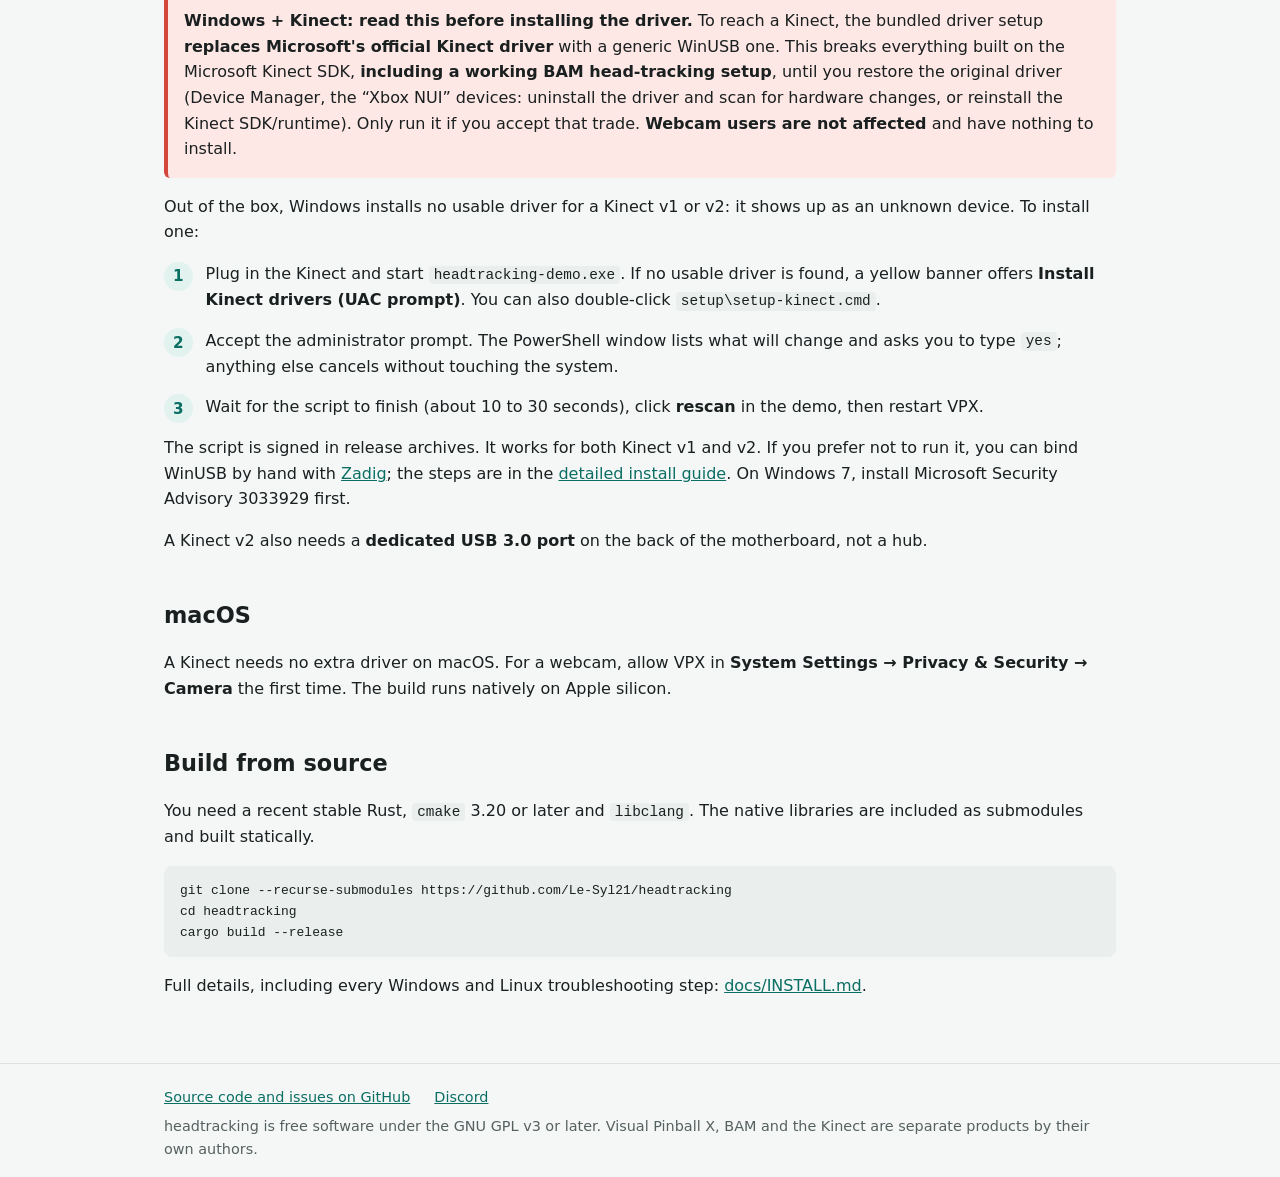
<file: docs/download.html>
<!doctype html>
<html lang="en">
<head>
<meta charset="utf-8">
<meta name="viewport" content="width=device-width, initial-scale=1">
<title>Download headtracking: VPX head tracking plugin for Linux, Windows and macOS</title>
<meta name="description" content="Download and install headtracking, the free head tracking plugin for Visual Pinball X 10.8.1: Linux, Windows and macOS archives, VPX plugin folder, F12 settings, Kinect drivers and udev rules.">
<link rel="canonical" href="https://le-syl21.github.io/headtracking/download.html">
<link rel="alternate" hreflang="en" href="https://le-syl21.github.io/headtracking/download.html">
<link rel="alternate" hreflang="fr" href="https://le-syl21.github.io/headtracking/fr/download.html">
<link rel="alternate" hreflang="x-default" href="https://le-syl21.github.io/headtracking/download.html">
<meta property="og:type" content="website">
<meta property="og:site_name" content="headtracking">
<meta property="og:title" content="Download headtracking: VPX head tracking plugin for Linux, Windows and macOS">
<meta property="og:description" content="Download and install headtracking, the free head tracking plugin for Visual Pinball X 10.8.1: Linux, Windows and macOS archives, VPX plugin folder, F12 settings, Kinect drivers and udev rules.">
<meta property="og:url" content="https://le-syl21.github.io/headtracking/download.html">
<meta property="og:image" content="https://le-syl21.github.io/headtracking/img/og.jpg">
<meta property="og:image:width" content="1200">
<meta property="og:image:height" content="630">
<meta property="og:image:alt" content="A pincab running Visual Pinball X with head-tracking cameras on the backbox">
<meta property="og:locale" content="en_GB">
<meta property="og:locale:alternate" content="fr_FR">
<meta name="twitter:card" content="summary_large_image">
<meta name="twitter:title" content="Download headtracking: VPX head tracking plugin for Linux, Windows and macOS">
<meta name="twitter:description" content="Download and install headtracking, the free head tracking plugin for Visual Pinball X 10.8.1: Linux, Windows and macOS archives, VPX plugin folder, F12 settings, Kinect drivers and udev rules.">
<meta name="twitter:image" content="https://le-syl21.github.io/headtracking/img/og.jpg">
<meta name="color-scheme" content="light dark">
<link rel="icon" type="image/svg+xml" href="img/favicon.svg">
<link rel="stylesheet" href="style.css">
<script type="application/ld+json">{"@context": "https://schema.org", "@graph": [{"@type": "SoftwareApplication", "@id": "https://le-syl21.github.io/headtracking/#app", "name": "headtracking", "description": "Open-source head tracking plugin for Visual Pinball X, from a webcam or a Kinect v1/v2, self-calibrating from the cabinet's lockbar and side rails.", "applicationCategory": "GameApplication", "operatingSystem": "Linux, Windows, macOS", "softwareRequirements": "Visual Pinball X 10.8.1 or later", "url": "https://le-syl21.github.io/headtracking/", "downloadUrl": "https://github.com/Le-Syl21/headtracking/releases", "image": "https://le-syl21.github.io/headtracking/img/og.jpg", "license": "https://www.gnu.org/licenses/gpl-3.0.html", "codeRepository": "https://github.com/Le-Syl21/headtracking", "isAccessibleForFree": true, "offers": {"@type": "Offer", "price": "0", "priceCurrency": "EUR"}, "softwareVersion": "0.0.40"}, {"@type": "WebPage", "name": "Download headtracking: VPX head tracking plugin for Linux, Windows and macOS", "description": "Download and install headtracking, the free head tracking plugin for Visual Pinball X 10.8.1: Linux, Windows and macOS archives, VPX plugin folder, F12 settings, Kinect drivers and udev rules.", "url": "https://le-syl21.github.io/headtracking/download.html", "inLanguage": "en", "about": {"@id": "https://le-syl21.github.io/headtracking/#app"}}]}</script>
</head>
<body>
<header class="site"><div class="wrap">
<a class="brand" href="./"><img src="img/favicon.svg" alt="" width="24" height="24"><span>head<b>tracking</b></span></a>
<nav class="main"><a href="./">Home</a><a href="how-it-works.html">How it works</a><a href="download.html" aria-current="page">Download</a><a href="hardware.html">Cameras</a><a href="contribute.html">Contribute</a><a href="faq.html">FAQ</a></nav>
<a class="lang" href="fr/download.html" hreflang="fr" lang="fr"><img src="img/fr.svg" alt="" width="21" height="14">Version française</a>
</div></header>
<main><div class="wrap">
<h1>Download and install headtracking</h1>
<p class="lead">headtracking is published as a <strong>preview</strong> on GitHub. Each release has one archive per
system, containing the VPX plugin and the demo app. The file names include the version number, so pick the file for
your system on the releases page.</p>
<p class="actions"><a class="btn big" href="https://github.com/Le-Syl21/headtracking/releases">Open the releases page</a></p>
<div class="table"><table class="dl"><thead><tr><th>System</th><th>File name ends with</th></tr></thead><tbody><tr><td><strong>Linux</strong><br><span class="muted">PC with an Intel or AMD 64-bit processor (x86_64)</span></td><td><code>headtracking-…-linux-x86_64.tar.gz</code></td></tr><tr><td><strong>Linux</strong><br><span class="muted">ARM 64-bit processor (aarch64)</span></td><td><code>headtracking-…-linux-aarch64.tar.gz</code></td></tr><tr><td><strong>macOS</strong><br><span class="muted">Apple silicon Mac (M-series chip), macOS 11 or later</span></td><td><code>headtracking-…-macos-aarch64.tar.gz</code></td></tr><tr><td><strong>Windows</strong><br><span class="muted">64-bit Windows PC (x86_64)</span></td><td><code>headtracking-…-windows-x86_64.zip</code></td></tr></tbody></table></div>
<p>There is currently no build for Intel Macs or Windows on ARM. The Windows files are digitally signed, and the macOS
programs are signed and notarized by Apple.</p>

<h2>What is in the archive</h2>
<ul>
<li>The plugin: <code>headtracking.dll</code> (Windows), <code>libheadtracking.so</code> (Linux) or
<code>libheadtracking.dylib</code> (macOS), with its <code>plugin.cfg</code>.</li>
<li><code>headtracking-demo</code>, the <a href="how-it-works.html#demo">demo app</a>: test your camera without VPX,
and <a href="contribute.html">share a capture</a> of your cabinet.</li>
<li>On Windows, a <code>setup</code> folder with the Kinect driver installer.</li>
<li>The licence and the README.</li>
</ul>

<h2 id="install">Install the plugin in Visual Pinball X</h2>
<p>You need <a href="https://github.com/vpinball/vpinball">Visual Pinball X</a> 10.8.1 or later.</p>
<ol class="steps">
<li>Create a <code>headtracking</code> folder in the <code>plugins</code> folder of your VPX installation, and copy the
plugin library <strong>and</strong> <code>plugin.cfg</code> into it. Both must be in the same folder.
<pre><code>&lt;VPX_install&gt;/plugins/headtracking/
├── plugin.cfg
├── headtracking.dll          (Windows)
├── libheadtracking.so        (Linux)
└── libheadtracking.dylib     (macOS)</code></pre></li>
<li>Start VPX once: it finds the new plugin by itself.</li>
<li>Load any table, press <kbd>F12</kbd> → <strong>Plugin Settings</strong> → <strong>Head Tracking</strong> and tick
<strong>Enable</strong>. Quit and reload the table: tracking starts with the game.</li>
</ol>

<h2 id="setup">Set up the view</h2>
<p>The plugin reminds you of these points in a notification when a game starts.</p>
<ol class="steps">
<li>In <kbd>F12</kbd> → <strong>Cabinet Settings</strong>, enter your real <strong>lockbar width</strong> and
<strong>screen inclination</strong>. The automatic calibration and the head position are based on them.</li>
<li>For the table's point of view, choose the <strong>Window</strong> view layout with <strong>rotation 0</strong>, and
turn on <strong>cabinet autofit</strong>. Window is the layout designed for head tracking.</li>
<li>Stand in your normal playing position while the table loads: the first stable head position becomes the neutral
position. Later, hold the lockbar button for 2 seconds to recenter.</li>
</ol>
<div class="note"><p><strong>Measure those two values, do not guess them.</strong> The plugin trusts them
completely.</p>
<ul>
<li>A wrong lockbar width scales every distance by the same error: the effect feels too strong or too weak
everywhere.</li>
<li>A missing or wrong screen inclination mixes up/down with closer/farther: the view drifts diagonally when you move,
and it feels wrong with no obvious cause.</li>
</ul></div>

<h2 id="settings">Settings</h2>
<p>Every setting is on the same <kbd>F12</kbd> → Plugin Settings → Head Tracking page and applies live while you play,
except <strong>Backend</strong> and <strong>Camera</strong>, which are read when the game starts (reload the table after
changing them).</p>
<div class="table"><table><thead><tr><th>Setting</th><th>What it does</th></tr></thead><tbody><tr><td><strong>Backend</strong></td><td><em>Auto</em> (the first camera found: Kinect v2, then Kinect v1, then webcam), <em>Kinect v2</em>, <em>Kinect v1</em> or <em>Webcam</em>. Read when the game starts.</td></tr><tr><td><strong>Camera</strong></td><td>Which webcam the Webcam backend uses; the list shows the real device names. A Kinect backend always uses the first Kinect found. Read when the game starts.</td></tr><tr><td><strong>Gain (all axes)</strong></td><td>How much your head movement moves the view, on all three axes. Default 1.0; 0.5 is a good start on a cabinet.</td></tr><tr><td><strong>Gain trim, left/right · up/down · near/far</strong></td><td>Per-direction trims on top of the gain: lower one when that direction moves too much. Near/far is the one most often worth calming.</td></tr><tr><td><strong>Smoothing</strong></td><td><em>Stable</em> (the field-tested default), <em>Normal</em>, <em>Reactive</em>, or <em>Custom</em>, which unlocks two extra sliders: responsiveness and motion catch-up.</td></tr><tr><td><strong>Median Window</strong></td><td>Number of frames used to erase tracking spikes (1 = off, default 3). Each extra frame adds about 17 ms of delay at 60 fps.</td></tr><tr><td><strong>Invert X / Y / Z</strong></td><td>Flip left/right, up/down or closer/farther, for mirrored or unusual camera mountings.</td></tr><tr><td><strong>Webcam Focal (px)</strong></td><td>Webcam focal length in pixels; 0 = automatic. Only needed if the webcam depth feels off.</td></tr><tr><td><strong>Baseline Offset X / Y / Z (mm)</strong></td><td>Trim added to the neutral head position captured at the start of the game, without capturing it again.</td></tr></tbody></table></div>
<p>They are stored in <code>VPinballX.ini</code>, in the <code>[Plugin.HeadTracking]</code> section. If you edit that
file by hand, do it with VPX closed: VPX rewrites the whole file when it exits.</p>

<h2 id="linux">Linux</h2>
<ul>
<li><strong>Webcam</strong>: your user must be allowed to use the camera. On most distributions it already is (the
<code>video</code> group); otherwise run <code>sudo usermod -aG video "$USER"</code> and log out and back in.</li>
<li><strong>Kinect</strong>: without udev rules, only the administrator can open the Kinect, and VPX fails silently.
If a Kinect is plugged in but missing from its camera list, the demo app offers an <strong>Install udev rule</strong>
button, which asks for your password. You can also add the rules yourself, then unplug and replug the Kinect:
<details><summary>udev rules for Kinect v2 and Kinect v1</summary>
<pre><code>sudo tee /etc/udev/rules.d/90-kinect2.rules &gt; /dev/null &lt;&lt;&#x27;EOF&#x27;
# Microsoft Kinect v2 (Xbox One)
SUBSYSTEM==&quot;usb&quot;, ATTR{idVendor}==&quot;045e&quot;, ATTR{idProduct}==&quot;02c4&quot;, MODE=&quot;0666&quot;
SUBSYSTEM==&quot;usb&quot;, ATTR{idVendor}==&quot;045e&quot;, ATTR{idProduct}==&quot;02d8&quot;, MODE=&quot;0666&quot;
SUBSYSTEM==&quot;usb&quot;, ATTR{idVendor}==&quot;045e&quot;, ATTR{idProduct}==&quot;02d9&quot;, MODE=&quot;0666&quot;
EOF
sudo tee /etc/udev/rules.d/51-kinect.rules &gt; /dev/null &lt;&lt;&#x27;EOF&#x27;
# Microsoft Kinect v1 (Xbox 360) and Kinect for Windows v1
SUBSYSTEM==&quot;usb&quot;, ATTR{idVendor}==&quot;045e&quot;, ATTR{idProduct}==&quot;02b0&quot;, MODE=&quot;0666&quot;
SUBSYSTEM==&quot;usb&quot;, ATTR{idVendor}==&quot;045e&quot;, ATTR{idProduct}==&quot;02ad&quot;, MODE=&quot;0666&quot;
SUBSYSTEM==&quot;usb&quot;, ATTR{idVendor}==&quot;045e&quot;, ATTR{idProduct}==&quot;02ae&quot;, MODE=&quot;0666&quot;
SUBSYSTEM==&quot;usb&quot;, ATTR{idVendor}==&quot;045e&quot;, ATTR{idProduct}==&quot;02c2&quot;, MODE=&quot;0666&quot;
SUBSYSTEM==&quot;usb&quot;, ATTR{idVendor}==&quot;045e&quot;, ATTR{idProduct}==&quot;02be&quot;, MODE=&quot;0666&quot;
SUBSYSTEM==&quot;usb&quot;, ATTR{idVendor}==&quot;045e&quot;, ATTR{idProduct}==&quot;02bf&quot;, MODE=&quot;0666&quot;
EOF
sudo udevadm control --reload-rules
sudo udevadm trigger</code></pre></details></li>
<li>No other library to install: only system libraries present by default on Debian, Ubuntu, Fedora and Arch are
used.</li>
</ul>

<h2 id="windows">Windows</h2>
<div class="note danger"><p><strong>Windows + Kinect: read this before installing the driver.</strong> To reach a
Kinect, the bundled driver setup <strong>replaces Microsoft's official Kinect driver</strong> with a generic WinUSB
one. This breaks everything built on the Microsoft Kinect SDK, <strong>including a working BAM head-tracking
setup</strong>, until you restore the original driver (Device Manager, the &ldquo;Xbox NUI&rdquo; devices: uninstall
the driver and scan for hardware changes, or reinstall the Kinect SDK/runtime). Only run it if you accept that trade.
<strong>Webcam users are not affected</strong> and have nothing to install.</p></div>
<p>Out of the box, Windows installs no usable driver for a Kinect v1 or v2: it shows up as an unknown device. To
install one:</p>
<ol class="steps">
<li>Plug in the Kinect and start <code>headtracking-demo.exe</code>. If no usable driver is found, a yellow banner
offers <strong>Install Kinect drivers (UAC prompt)</strong>. You can also double-click
<code>setup\setup-kinect.cmd</code>.</li>
<li>Accept the administrator prompt. The PowerShell window lists what will change and asks you to type
<code>yes</code>; anything else cancels without touching the system.</li>
<li>Wait for the script to finish (about 10 to 30 seconds), click <strong>rescan</strong> in the demo, then restart
VPX.</li>
</ol>
<p>The script is signed in release archives. It works for both Kinect v1 and v2. If you prefer not to run it, you can
bind WinUSB by hand with <a href="https://zadig.akeo.ie/">Zadig</a>; the steps are in the
<a href="https://github.com/Le-Syl21/headtracking/blob/main/docs/INSTALL.md">detailed install guide</a>. On Windows 7, install Microsoft Security Advisory 3033929
first.</p>
<p>A Kinect v2 also needs a <strong>dedicated USB 3.0 port</strong> on the back of the motherboard, not a hub.</p>

<h2 id="macos">macOS</h2>
<p>A Kinect needs no extra driver on macOS. For a webcam, allow VPX in <strong>System Settings → Privacy &amp; Security →
Camera</strong> the first time. The build runs natively on Apple silicon.</p>

<h2 id="source">Build from source</h2>
<p>You need a recent stable Rust, <code>cmake</code> 3.20 or later and <code>libclang</code>. The native libraries
are included as submodules and built statically.</p>
<pre><code>git clone --recurse-submodules https://github.com/Le-Syl21/headtracking
cd headtracking
cargo build --release</code></pre>
<p>Full details, including every Windows and Linux troubleshooting step: <a href="https://github.com/Le-Syl21/headtracking/blob/main/docs/INSTALL.md">docs/INSTALL.md</a>.</p>
</div></main>
<footer class="site"><div class="wrap">
<a href="https://github.com/Le-Syl21/headtracking">Source code and issues on GitHub</a>
<a href="https://discord.gg/cFcNrt9AY">Discord</a>
<span>headtracking is free software under the GNU GPL v3 or later. Visual Pinball X, BAM and the Kinect are separate products by their own authors.</span>
</div></footer>
</body>
</html>
</file>
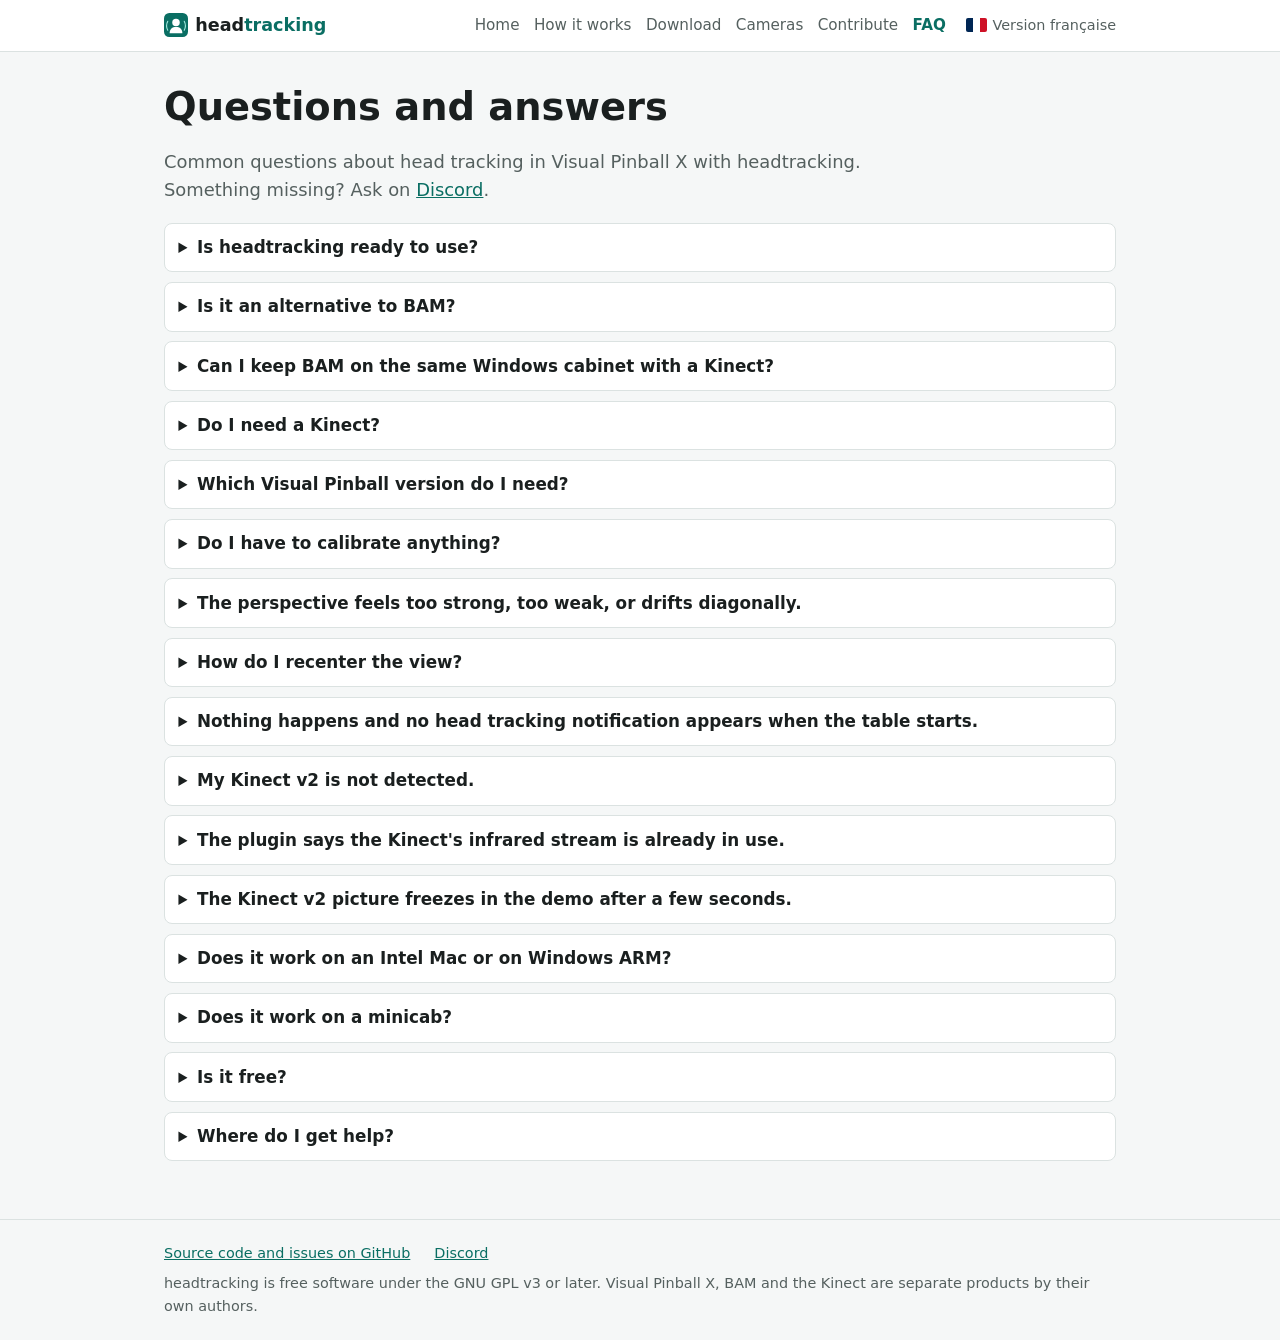
<file: docs/faq.html>
<!doctype html>
<html lang="en">
<head>
<meta charset="utf-8">
<meta name="viewport" content="width=device-width, initial-scale=1">
<title>Head tracking pinball FAQ: BAM alternative, Kinect, webcam, VPX setup – headtracking</title>
<meta name="description" content="Answers about headtracking for Visual Pinball X: preview status, BAM alternative and Kinect drivers, webcam or Kinect, calibration, recentering, detection problems, supported systems.">
<link rel="canonical" href="https://le-syl21.github.io/headtracking/faq.html">
<link rel="alternate" hreflang="en" href="https://le-syl21.github.io/headtracking/faq.html">
<link rel="alternate" hreflang="fr" href="https://le-syl21.github.io/headtracking/fr/faq.html">
<link rel="alternate" hreflang="x-default" href="https://le-syl21.github.io/headtracking/faq.html">
<meta property="og:type" content="website">
<meta property="og:site_name" content="headtracking">
<meta property="og:title" content="Head tracking pinball FAQ: BAM alternative, Kinect, webcam, VPX setup – headtracking">
<meta property="og:description" content="Answers about headtracking for Visual Pinball X: preview status, BAM alternative and Kinect drivers, webcam or Kinect, calibration, recentering, detection problems, supported systems.">
<meta property="og:url" content="https://le-syl21.github.io/headtracking/faq.html">
<meta property="og:image" content="https://le-syl21.github.io/headtracking/img/og.jpg">
<meta property="og:image:width" content="1200">
<meta property="og:image:height" content="630">
<meta property="og:image:alt" content="A pincab running Visual Pinball X with head-tracking cameras on the backbox">
<meta property="og:locale" content="en_GB">
<meta property="og:locale:alternate" content="fr_FR">
<meta name="twitter:card" content="summary_large_image">
<meta name="twitter:title" content="Head tracking pinball FAQ: BAM alternative, Kinect, webcam, VPX setup – headtracking">
<meta name="twitter:description" content="Answers about headtracking for Visual Pinball X: preview status, BAM alternative and Kinect drivers, webcam or Kinect, calibration, recentering, detection problems, supported systems.">
<meta name="twitter:image" content="https://le-syl21.github.io/headtracking/img/og.jpg">
<meta name="color-scheme" content="light dark">
<link rel="icon" type="image/svg+xml" href="img/favicon.svg">
<link rel="stylesheet" href="style.css">
<script type="application/ld+json">{"@context": "https://schema.org", "@graph": [{"@type": "SoftwareApplication", "@id": "https://le-syl21.github.io/headtracking/#app", "name": "headtracking", "description": "Open-source head tracking plugin for Visual Pinball X, from a webcam or a Kinect v1/v2, self-calibrating from the cabinet's lockbar and side rails.", "applicationCategory": "GameApplication", "operatingSystem": "Linux, Windows, macOS", "softwareRequirements": "Visual Pinball X 10.8.1 or later", "url": "https://le-syl21.github.io/headtracking/", "downloadUrl": "https://github.com/Le-Syl21/headtracking/releases", "image": "https://le-syl21.github.io/headtracking/img/og.jpg", "license": "https://www.gnu.org/licenses/gpl-3.0.html", "codeRepository": "https://github.com/Le-Syl21/headtracking", "isAccessibleForFree": true, "offers": {"@type": "Offer", "price": "0", "priceCurrency": "EUR"}, "softwareVersion": "0.0.40"}, {"@type": "WebPage", "name": "Head tracking pinball FAQ: BAM alternative, Kinect, webcam, VPX setup – headtracking", "description": "Answers about headtracking for Visual Pinball X: preview status, BAM alternative and Kinect drivers, webcam or Kinect, calibration, recentering, detection problems, supported systems.", "url": "https://le-syl21.github.io/headtracking/faq.html", "inLanguage": "en", "about": {"@id": "https://le-syl21.github.io/headtracking/#app"}}, {"@type": "FAQPage", "url": "https://le-syl21.github.io/headtracking/faq.html", "inLanguage": "en", "mainEntity": [{"@type": "Question", "name": "Is headtracking ready to use?", "acceptedAnswer": {"@type": "Answer", "text": "It is a preview. The project is in early development: the full chain, from the camera to the live point of view inside a running Visual Pinball X, works on a real Linux pincab with a Kinect v2, a Kinect v1 and a webcam. Windows and macOS builds are published, and reports from people running them are exactly what the project needs. Expect rough edges, and tell us about them on Discord."}}, {"@type": "Question", "name": "Is it an alternative to BAM?", "acceptedAnswer": {"@type": "Answer", "text": "Yes: headtracking is an open-source, cross-platform alternative to BAM for Visual Pinball X. It works from a plain webcam or a Kinect v1 or v2, needs no Microsoft Kinect SDK, and finds the camera's position by itself from the lockbar and side rails. See how it works."}}, {"@type": "Question", "name": "Can I keep BAM on the same Windows cabinet with a Kinect?", "acceptedAnswer": {"@type": "Answer", "text": "No. To reach a Kinect, the driver setup shipped with headtracking replaces Microsoft's official Kinect driver with a generic WinUSB one. That breaks everything built on the Microsoft Kinect SDK, BAM head tracking included, until you restore the original driver (Device Manager, the “Xbox NUI” devices: uninstall the driver and scan for hardware changes, or reinstall the Kinect SDK/runtime). There is no automatic way back. Webcam users are not affected."}}, {"@type": "Question", "name": "Do I need a Kinect?", "acceptedAnswer": {"@type": "Answer", "text": "No. A plain webcam works: the automatic calibration turns it into a 3D head tracker. A Kinect measures the distance of your head directly and tracks in infrared, so it keeps working in a dark game room where a webcam struggles. See choosing a camera."}}, {"@type": "Question", "name": "Which Visual Pinball version do I need?", "acceptedAnswer": {"@type": "Answer", "text": "Visual Pinball X 10.8.1 or later: headtracking is a plugin for the plugin system of VPX 10.8.1. It is a Visual Pinball X plugin only."}}, {"@type": "Question", "name": "Do I have to calibrate anything?", "acceptedAnswer": {"@type": "Answer", "text": "There is no calibration routine: no checkerboard, no “look here and press a key”. The plugin finds the camera position from the lockbar and side rails in the image. You do need to enter two measurements in VPX (F12 → Cabinet Settings): your lockbar width and your screen inclination. See setting up the view."}}, {"@type": "Question", "name": "The perspective feels too strong, too weak, or drifts diagonally.", "acceptedAnswer": {"@type": "Answer", "text": "Check the two measurements first. A wrong lockbar width scales every distance by the same error, so the effect feels too strong or too weak everywhere. A missing or wrong screen inclination mixes up/down with closer/farther, so the view drifts diagonally when you move. After that, adjust the gain and the smoothing on the settings page of the plugin."}}, {"@type": "Question", "name": "How do I recenter the view?", "acceptedAnswer": {"@type": "Answer", "text": "Hold the lockbar button for 2 seconds during a game: the plugin takes your current head position as the new neutral position and shows “Head tracking recentered”. At the start of each game, the first stable position is captured, so stand where you normally play when the table loads."}}, {"@type": "Question", "name": "Nothing happens and no head tracking notification appears when the table starts.", "acceptedAnswer": {"@type": "Answer", "text": "When the plugin runs, it shows a notification with the detected camera at game start, and the VPX log gets HeadTracking lines. If a camera is missing, the plugin says so on screen. No notification at all usually means a driver or permission problem: on Linux the Kinect needs udev rules, on Windows it needs the WinUSB driver, and on macOS VPX must be allowed to use the camera. See the per-system steps."}}, {"@type": "Question", "name": "My Kinect v2 is not detected.", "acceptedAnswer": {"@type": "Answer", "text": "The Kinect v2 needs its power adapter (the Kinect Adapter) and a dedicated USB 3.0 port on the back of the motherboard. It streams colour, infrared and depth at the same time, which is close to what a USB 3.0 link can carry: no hub, no front-panel port, no cheap extension cable."}}, {"@type": "Question", "name": "The plugin says the Kinect's infrared stream is already in use.", "acceptedAnswer": {"@type": "Answer", "text": "Something else is holding the Kinect, for example the headtracking demo or a capture tool. Close it and restart the table."}}, {"@type": "Question", "name": "The Kinect v2 picture freezes in the demo after a few seconds.", "acceptedAnswer": {"@type": "Answer", "text": "Start the demo with the environment variable HT_DEPTH_PIPELINE=cpu. If the freeze goes away, the GPU depth processing is the cause on your machine. It is a diagnosis, not a setting to keep: send both logs on Discord."}}, {"@type": "Question", "name": "Does it work on an Intel Mac or on Windows ARM?", "acceptedAnswer": {"@type": "Answer", "text": "Not at the moment. Releases are built for Linux (x86_64 and ARM 64-bit), Windows (64-bit x86) and macOS on Apple silicon. The Intel Mac and Windows ARM builds are switched off in the release pipeline because of problems in the machine-learning libraries."}}, {"@type": "Question", "name": "Does it work on a minicab?", "acceptedAnswer": {"@type": "Answer", "text": "Yes, but the short distance between the player and the camera decides which camera to pick. See the minicab notes."}}, {"@type": "Question", "name": "Is it free?", "acceptedAnswer": {"@type": "Answer", "text": "Yes. headtracking is free software under the GNU GPL v3 or later. The source code is on GitHub."}}, {"@type": "Question", "name": "Where do I get help?", "acceptedAnswer": {"@type": "Answer", "text": "Bug reports, help and beta testing happen on Discord. You can also open an issue on GitHub. The detailed install guide is docs/INSTALL.md."}}]}]}</script>
</head>
<body>
<header class="site"><div class="wrap">
<a class="brand" href="./"><img src="img/favicon.svg" alt="" width="24" height="24"><span>head<b>tracking</b></span></a>
<nav class="main"><a href="./">Home</a><a href="how-it-works.html">How it works</a><a href="download.html">Download</a><a href="hardware.html">Cameras</a><a href="contribute.html">Contribute</a><a href="faq.html" aria-current="page">FAQ</a></nav>
<a class="lang" href="fr/faq.html" hreflang="fr" lang="fr"><img src="img/fr.svg" alt="" width="21" height="14">Version française</a>
</div></header>
<main><div class="wrap">
<h1>Questions and answers</h1>
<p class="lead">Common questions about head tracking in Visual Pinball X with headtracking. Something missing? Ask on
<a href="https://discord.gg/cFcNrt9AY">Discord</a>.</p>
<details class="faq"><summary><h2>Is headtracking ready to use?</h2></summary><p>It is a preview. The project is in early development: the full chain, from the camera to the live point of view inside a running Visual Pinball X, works on a real Linux pincab with a Kinect v2, a Kinect v1 and a webcam. Windows and macOS builds are published, and reports from people running them are exactly what the project needs. Expect rough edges, and tell us about them on <a href="https://discord.gg/cFcNrt9AY">Discord</a>.</p></details>
<details class="faq"><summary><h2>Is it an alternative to BAM?</h2></summary><p>Yes: headtracking is an open-source, cross-platform alternative to BAM for Visual Pinball X. It works from a plain webcam or a Kinect v1 or v2, needs no Microsoft Kinect SDK, and finds the camera's position by itself from the lockbar and side rails. See <a href="how-it-works.html">how it works</a>.</p></details>
<details class="faq"><summary><h2>Can I keep BAM on the same Windows cabinet with a Kinect?</h2></summary><p>No. To reach a Kinect, the driver setup shipped with headtracking replaces Microsoft's official Kinect driver with a generic WinUSB one. That breaks everything built on the Microsoft Kinect SDK, BAM head tracking included, until you restore the original driver (Device Manager, the &ldquo;Xbox NUI&rdquo; devices: uninstall the driver and scan for hardware changes, or reinstall the Kinect SDK/runtime). There is no automatic way back. Webcam users are not affected.</p></details>
<details class="faq"><summary><h2>Do I need a Kinect?</h2></summary><p>No. A plain webcam works: the automatic calibration turns it into a 3D head tracker. A Kinect measures the distance of your head directly and tracks in infrared, so it keeps working in a dark game room where a webcam struggles. See <a href="hardware.html">choosing a camera</a>.</p></details>
<details class="faq"><summary><h2>Which Visual Pinball version do I need?</h2></summary><p>Visual Pinball X 10.8.1 or later: headtracking is a plugin for the plugin system of VPX 10.8.1. It is a Visual Pinball X plugin only.</p></details>
<details class="faq"><summary><h2>Do I have to calibrate anything?</h2></summary><p>There is no calibration routine: no checkerboard, no &ldquo;look here and press a key&rdquo;. The plugin finds the camera position from the lockbar and side rails in the image. You do need to enter two measurements in VPX (<kbd>F12</kbd> → Cabinet Settings): your <strong>lockbar width</strong> and your <strong>screen inclination</strong>. See <a href="download.html#setup">setting up the view</a>.</p></details>
<details class="faq"><summary><h2>The perspective feels too strong, too weak, or drifts diagonally.</h2></summary><p>Check the two measurements first. A wrong lockbar width scales every distance by the same error, so the effect feels too strong or too weak everywhere. A missing or wrong screen inclination mixes up/down with closer/farther, so the view drifts diagonally when you move. After that, adjust the gain and the smoothing on the <a href="download.html#settings">settings page</a> of the plugin.</p></details>
<details class="faq"><summary><h2>How do I recenter the view?</h2></summary><p>Hold the lockbar button for 2 seconds during a game: the plugin takes your current head position as the new neutral position and shows &ldquo;Head tracking recentered&rdquo;. At the start of each game, the first stable position is captured, so stand where you normally play when the table loads.</p></details>
<details class="faq"><summary><h2>Nothing happens and no head tracking notification appears when the table starts.</h2></summary><p>When the plugin runs, it shows a notification with the detected camera at game start, and the VPX log gets <code>HeadTracking</code> lines. If a camera is missing, the plugin says so on screen. No notification at all usually means a driver or permission problem: on Linux the Kinect needs udev rules, on Windows it needs the WinUSB driver, and on macOS VPX must be allowed to use the camera. See <a href="download.html#linux">the per-system steps</a>.</p></details>
<details class="faq"><summary><h2>My Kinect v2 is not detected.</h2></summary><p>The Kinect v2 needs its power adapter (the Kinect Adapter) and a <strong>dedicated USB 3.0 port on the back of the motherboard</strong>. It streams colour, infrared and depth at the same time, which is close to what a USB 3.0 link can carry: no hub, no front-panel port, no cheap extension cable.</p></details>
<details class="faq"><summary><h2>The plugin says the Kinect&#x27;s infrared stream is already in use.</h2></summary><p>Something else is holding the Kinect, for example the headtracking demo or a capture tool. Close it and restart the table.</p></details>
<details class="faq"><summary><h2>The Kinect v2 picture freezes in the demo after a few seconds.</h2></summary><p>Start the demo with the environment variable <code>HT_DEPTH_PIPELINE=cpu</code>. If the freeze goes away, the GPU depth processing is the cause on your machine. It is a diagnosis, not a setting to keep: send both logs on <a href="https://discord.gg/cFcNrt9AY">Discord</a>.</p></details>
<details class="faq"><summary><h2>Does it work on an Intel Mac or on Windows ARM?</h2></summary><p>Not at the moment. Releases are built for Linux (x86_64 and ARM 64-bit), Windows (64-bit x86) and macOS on Apple silicon. The Intel Mac and Windows ARM builds are switched off in the release pipeline because of problems in the machine-learning libraries.</p></details>
<details class="faq"><summary><h2>Does it work on a minicab?</h2></summary><p>Yes, but the short distance between the player and the camera decides which camera to pick. See <a href="hardware.html#minicab">the minicab notes</a>.</p></details>
<details class="faq"><summary><h2>Is it free?</h2></summary><p>Yes. headtracking is free software under the GNU GPL v3 or later. The source code is on <a href="https://github.com/Le-Syl21/headtracking">GitHub</a>.</p></details>
<details class="faq"><summary><h2>Where do I get help?</h2></summary><p>Bug reports, help and beta testing happen on <a href="https://discord.gg/cFcNrt9AY">Discord</a>. You can also open an issue on <a href="https://github.com/Le-Syl21/headtracking/issues">GitHub</a>. The detailed install guide is <a href="https://github.com/Le-Syl21/headtracking/blob/main/docs/INSTALL.md">docs/INSTALL.md</a>.</p></details>
</div></main>
<footer class="site"><div class="wrap">
<a href="https://github.com/Le-Syl21/headtracking">Source code and issues on GitHub</a>
<a href="https://discord.gg/cFcNrt9AY">Discord</a>
<span>headtracking is free software under the GNU GPL v3 or later. Visual Pinball X, BAM and the Kinect are separate products by their own authors.</span>
</div></footer>
</body>
</html>
</file>
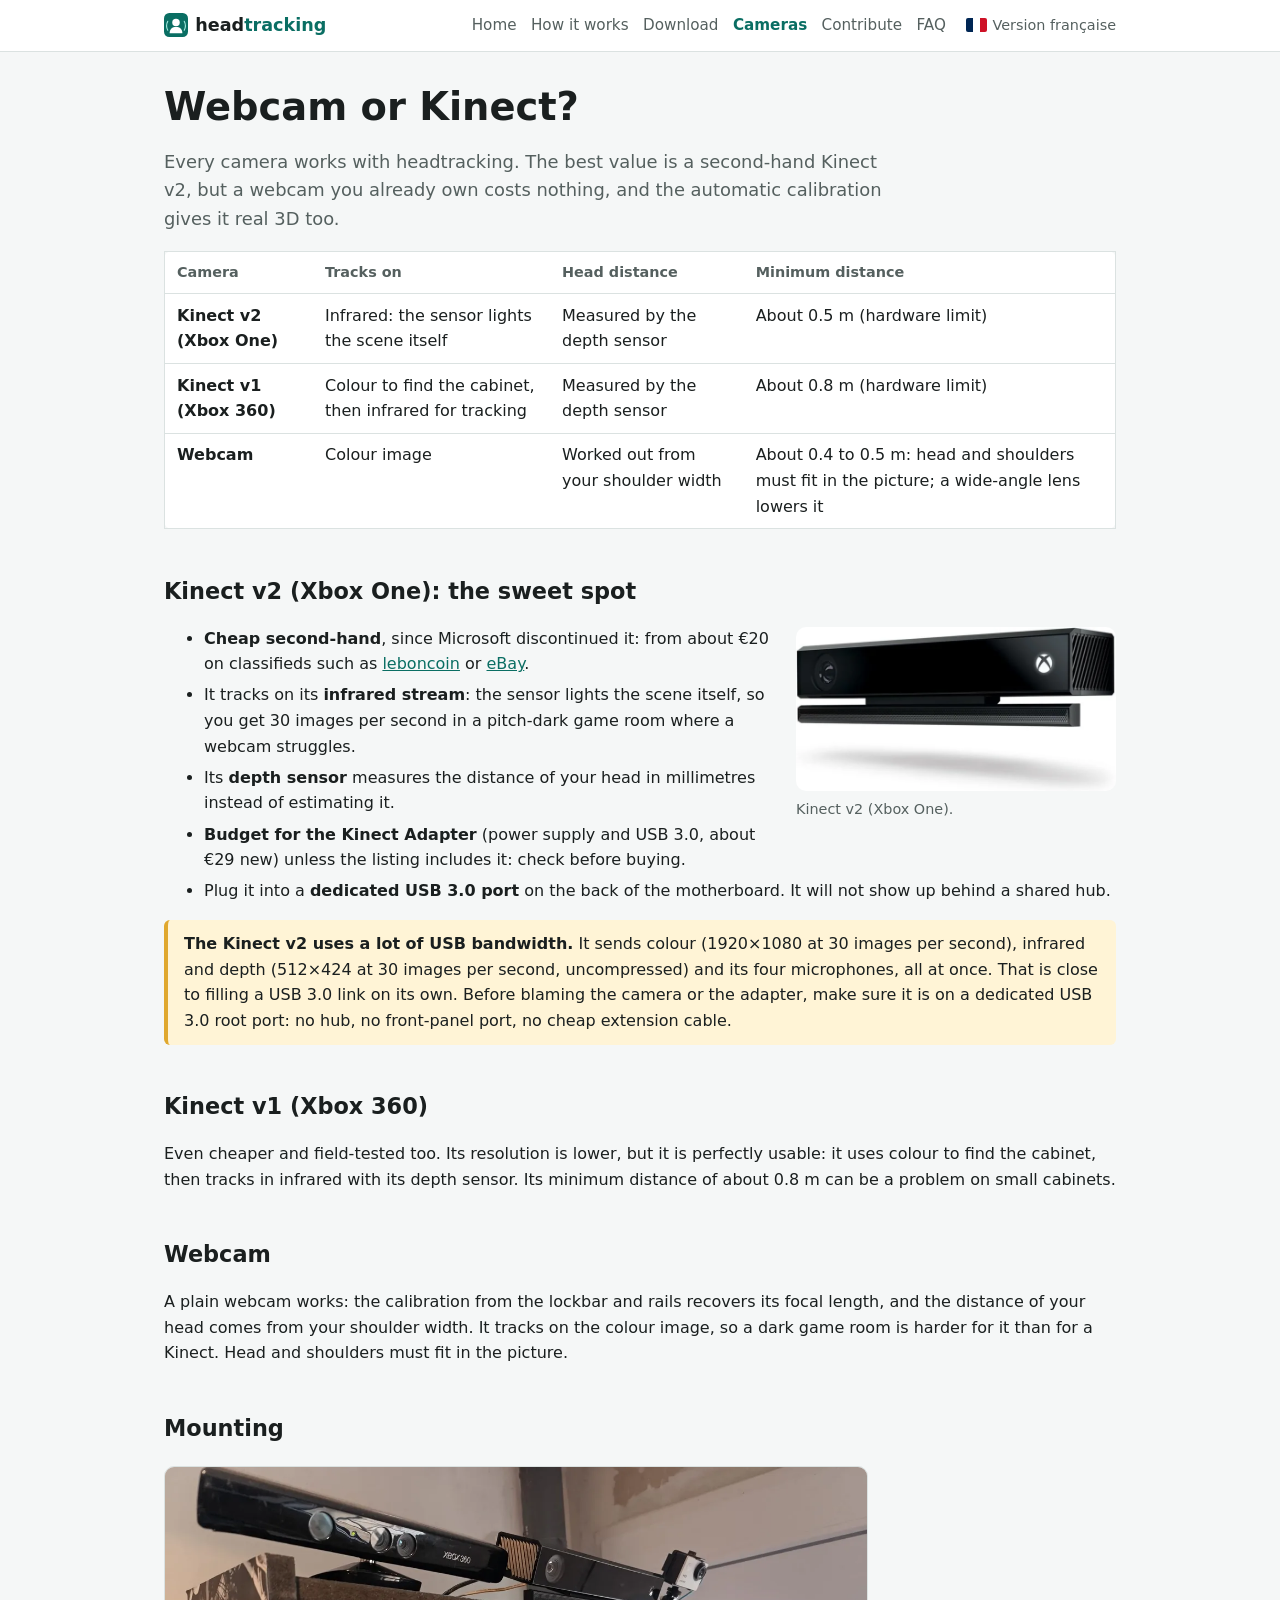
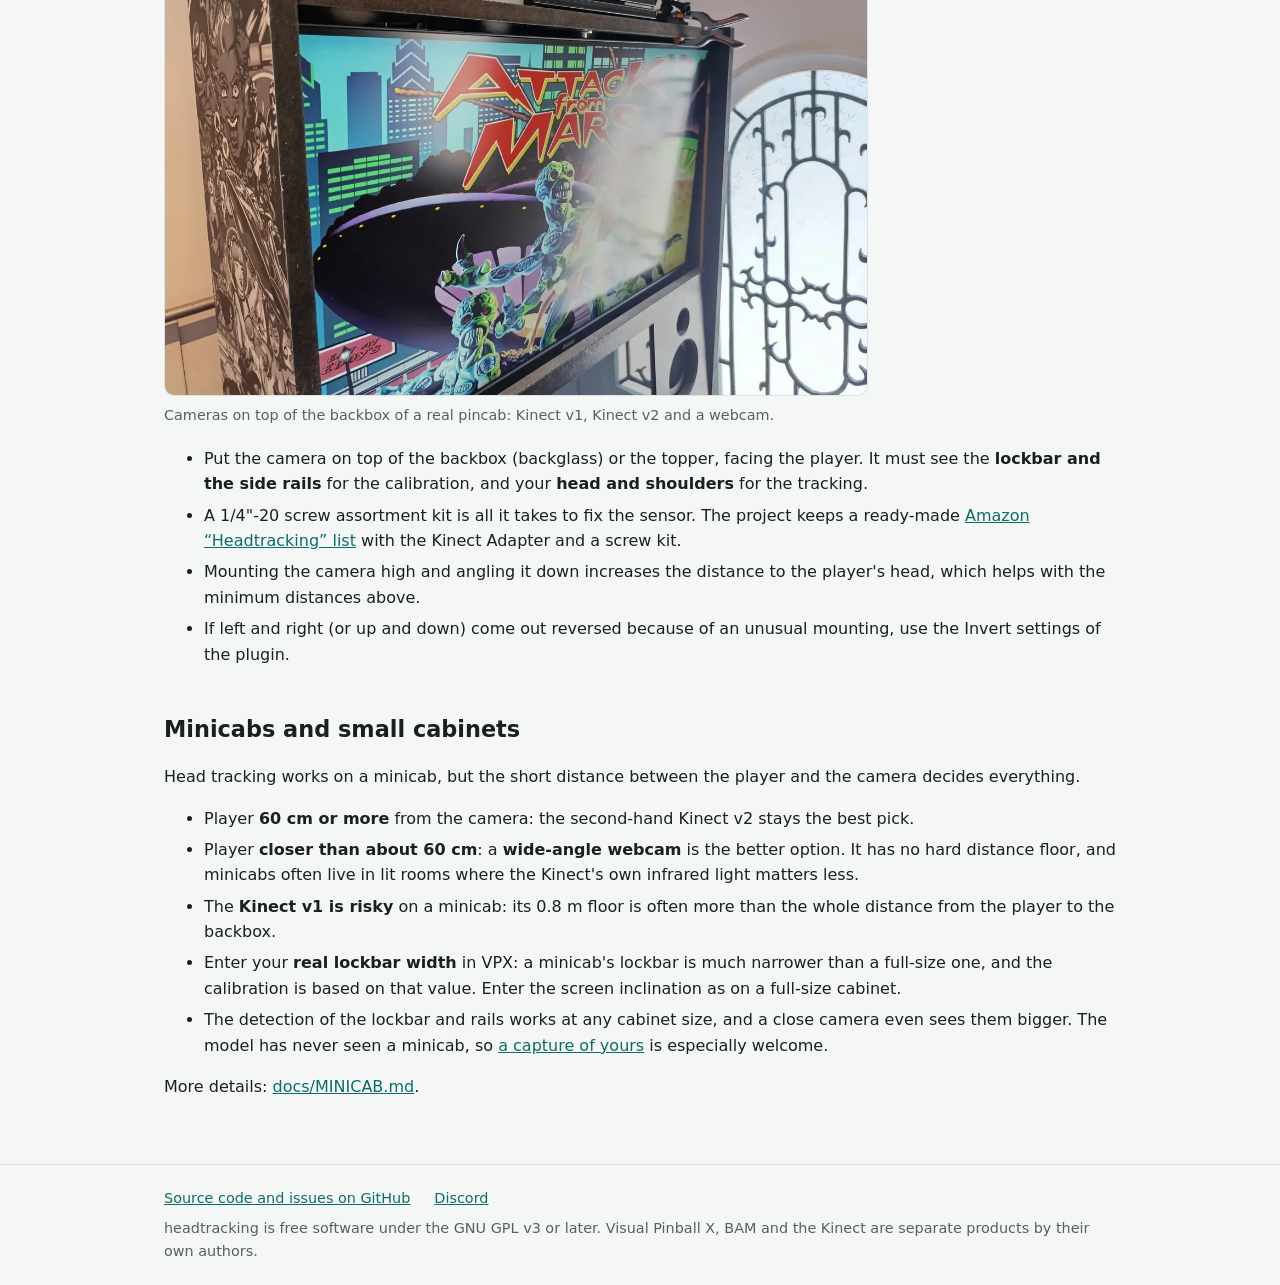
<file: docs/hardware.html>
<!doctype html>
<html lang="en">
<head>
<meta charset="utf-8">
<meta name="viewport" content="width=device-width, initial-scale=1">
<title>Webcam or Kinect for pincab head tracking: cameras and mounting – headtracking</title>
<meta name="description" content="Which camera for Visual Pinball X head tracking: Kinect v2, Kinect v1 or webcam. Infrared tracking in the dark, minimum distances, USB 3.0, mounting on the backbox, minicab advice.">
<link rel="canonical" href="https://le-syl21.github.io/headtracking/hardware.html">
<link rel="alternate" hreflang="en" href="https://le-syl21.github.io/headtracking/hardware.html">
<link rel="alternate" hreflang="fr" href="https://le-syl21.github.io/headtracking/fr/hardware.html">
<link rel="alternate" hreflang="x-default" href="https://le-syl21.github.io/headtracking/hardware.html">
<meta property="og:type" content="website">
<meta property="og:site_name" content="headtracking">
<meta property="og:title" content="Webcam or Kinect for pincab head tracking: cameras and mounting – headtracking">
<meta property="og:description" content="Which camera for Visual Pinball X head tracking: Kinect v2, Kinect v1 or webcam. Infrared tracking in the dark, minimum distances, USB 3.0, mounting on the backbox, minicab advice.">
<meta property="og:url" content="https://le-syl21.github.io/headtracking/hardware.html">
<meta property="og:image" content="https://le-syl21.github.io/headtracking/img/og.jpg">
<meta property="og:image:width" content="1200">
<meta property="og:image:height" content="630">
<meta property="og:image:alt" content="A pincab running Visual Pinball X with head-tracking cameras on the backbox">
<meta property="og:locale" content="en_GB">
<meta property="og:locale:alternate" content="fr_FR">
<meta name="twitter:card" content="summary_large_image">
<meta name="twitter:title" content="Webcam or Kinect for pincab head tracking: cameras and mounting – headtracking">
<meta name="twitter:description" content="Which camera for Visual Pinball X head tracking: Kinect v2, Kinect v1 or webcam. Infrared tracking in the dark, minimum distances, USB 3.0, mounting on the backbox, minicab advice.">
<meta name="twitter:image" content="https://le-syl21.github.io/headtracking/img/og.jpg">
<meta name="color-scheme" content="light dark">
<link rel="icon" type="image/svg+xml" href="img/favicon.svg">
<link rel="stylesheet" href="style.css">
<script type="application/ld+json">{"@context": "https://schema.org", "@graph": [{"@type": "SoftwareApplication", "@id": "https://le-syl21.github.io/headtracking/#app", "name": "headtracking", "description": "Open-source head tracking plugin for Visual Pinball X, from a webcam or a Kinect v1/v2, self-calibrating from the cabinet's lockbar and side rails.", "applicationCategory": "GameApplication", "operatingSystem": "Linux, Windows, macOS", "softwareRequirements": "Visual Pinball X 10.8.1 or later", "url": "https://le-syl21.github.io/headtracking/", "downloadUrl": "https://github.com/Le-Syl21/headtracking/releases", "image": "https://le-syl21.github.io/headtracking/img/og.jpg", "license": "https://www.gnu.org/licenses/gpl-3.0.html", "codeRepository": "https://github.com/Le-Syl21/headtracking", "isAccessibleForFree": true, "offers": {"@type": "Offer", "price": "0", "priceCurrency": "EUR"}, "softwareVersion": "0.0.40"}, {"@type": "WebPage", "name": "Webcam or Kinect for pincab head tracking: cameras and mounting – headtracking", "description": "Which camera for Visual Pinball X head tracking: Kinect v2, Kinect v1 or webcam. Infrared tracking in the dark, minimum distances, USB 3.0, mounting on the backbox, minicab advice.", "url": "https://le-syl21.github.io/headtracking/hardware.html", "inLanguage": "en", "about": {"@id": "https://le-syl21.github.io/headtracking/#app"}}]}</script>
</head>
<body>
<header class="site"><div class="wrap">
<a class="brand" href="./"><img src="img/favicon.svg" alt="" width="24" height="24"><span>head<b>tracking</b></span></a>
<nav class="main"><a href="./">Home</a><a href="how-it-works.html">How it works</a><a href="download.html">Download</a><a href="hardware.html" aria-current="page">Cameras</a><a href="contribute.html">Contribute</a><a href="faq.html">FAQ</a></nav>
<a class="lang" href="fr/hardware.html" hreflang="fr" lang="fr"><img src="img/fr.svg" alt="" width="21" height="14">Version française</a>
</div></header>
<main><div class="wrap">
<h1>Webcam or Kinect?</h1>
<p class="lead">Every camera works with headtracking. The best value is a second-hand Kinect v2, but a webcam you
already own costs nothing, and the automatic calibration gives it real 3D too.</p>
<div class="table"><table><thead><tr><th>Camera</th><th>Tracks on</th><th>Head distance</th><th>Minimum distance</th></tr></thead><tbody><tr><td><strong>Kinect v2 (Xbox One)</strong></td><td>Infrared: the sensor lights the scene itself</td><td>Measured by the depth sensor</td><td>About 0.5 m (hardware limit)</td></tr><tr><td><strong>Kinect v1 (Xbox 360)</strong></td><td>Colour to find the cabinet, then infrared for tracking</td><td>Measured by the depth sensor</td><td>About 0.8 m (hardware limit)</td></tr><tr><td><strong>Webcam</strong></td><td>Colour image</td><td>Worked out from your shoulder width</td><td>About 0.4 to 0.5 m: head and shoulders must fit in the picture; a wide-angle lens lowers it</td></tr></tbody></table></div>

<h2 id="kinect-v2">Kinect v2 (Xbox One): the sweet spot</h2>
<figure class="side"><img src="img/kinect-v2.webp" width="700" height="358" alt="Kinect v2 (Xbox One) sensor bar" loading="lazy"><figcaption>Kinect v2 (Xbox One).</figcaption></figure>
<ul>
<li><strong>Cheap second-hand</strong>, since Microsoft discontinued it: from about €20 on classifieds such as
<a href="https://www.leboncoin.fr/recherche?text=%22Kinect%22%20Xbox%20One&amp;shippable=1&amp;price=20-max&amp;transaction_status=search__no_value&amp;owner_type=private&amp;sort=price&amp;order=asc">leboncoin</a> or <a href="https://www.ebay.fr/sch/i.html?_nkw=kinect+xbox+one&amp;_sacat=54968&amp;_from=R40&amp;LH_TitleDesc=0&amp;_sop=2&amp;Marque=Microsoft&amp;_dcat=54968">eBay</a>.</li>
<li>It tracks on its <strong>infrared stream</strong>: the sensor lights the scene itself, so you get 30 images per
second in a pitch-dark game room where a webcam struggles.</li>
<li>Its <strong>depth sensor</strong> measures the distance of your head in millimetres instead of estimating it.</li>
<li><strong>Budget for the Kinect Adapter</strong> (power supply and USB 3.0, about €29 new) unless the listing
includes it: check before buying.</li>
<li>Plug it into a <strong>dedicated USB 3.0 port</strong> on the back of the motherboard. It will not show up behind
a shared hub.</li>
</ul>
<div class="note clear"><strong>The Kinect v2 uses a lot of USB bandwidth.</strong> It sends colour (1920×1080 at 30
images per second), infrared and depth (512×424 at 30 images per second, uncompressed) and its four microphones, all
at once. That is close to filling a USB 3.0 link on its own. Before blaming the camera or the adapter, make sure it is
on a dedicated USB 3.0 root port: no hub, no front-panel port, no cheap extension cable.</div>

<h2>Kinect v1 (Xbox 360)</h2>
<p>Even cheaper and field-tested too. Its resolution is lower, but it is perfectly usable: it uses colour to find the
cabinet, then tracks in infrared with its depth sensor. Its minimum distance of about 0.8 m can be a problem on small
cabinets.</p>

<h2>Webcam</h2>
<p>A plain webcam works: the calibration from the lockbar and rails recovers its focal length, and the distance of
your head comes from your shoulder width. It tracks on the colour image, so a dark game room is harder for it than for a Kinect. Head
and shoulders must fit in the picture.</p>

<h2 id="mounting">Mounting</h2>
<figure><img src="img/setup-backbox.webp" width="1280" height="964" alt="A Kinect for Xbox 360, a Kinect for Xbox One and a small webcam on top of a pinball backbox" loading="lazy"><figcaption>Cameras on top of the backbox of a real pincab: Kinect v1, Kinect v2 and a webcam.</figcaption></figure>
<ul>
<li>Put the camera on top of the backbox (backglass) or the topper, facing the player. It must see the
<strong>lockbar and the side rails</strong> for the calibration, and your <strong>head and shoulders</strong> for the
tracking.</li>
<li>A 1/4"-20 screw assortment kit is all it takes to fix the sensor. The project keeps a ready-made
<a href="https://www.amazon.fr/hz/wishlist/ls/ZFKFTI03HIJ3">Amazon &ldquo;Headtracking&rdquo; list</a> with the Kinect Adapter and a screw kit.</li>
<li>Mounting the camera high and angling it down increases the distance to the player's head, which helps with the
minimum distances above.</li>
<li>If left and right (or up and down) come out reversed because of an unusual mounting, use the Invert settings of
the plugin.</li>
</ul>

<h2 id="minicab">Minicabs and small cabinets</h2>
<p>Head tracking works on a minicab, but the short distance between the player and the camera decides everything.</p>
<ul>
<li>Player <strong>60 cm or more</strong> from the camera: the second-hand Kinect v2 stays the best pick.</li>
<li>Player <strong>closer than about 60 cm</strong>: a <strong>wide-angle webcam</strong> is the better option. It has
no hard distance floor, and minicabs often live in lit rooms where the Kinect's own infrared light matters less.</li>
<li>The <strong>Kinect v1 is risky</strong> on a minicab: its 0.8 m floor is often more than the whole distance from
the player to the backbox.</li>
<li>Enter your <strong>real lockbar width</strong> in VPX: a minicab's lockbar is much narrower than a full-size one,
and the calibration is based on that value. Enter the screen inclination as on a full-size cabinet.</li>
<li>The detection of the lockbar and rails works at any cabinet size, and a close camera even sees them bigger. The
model has never seen a minicab, so <a href="contribute.html">a capture of yours</a> is especially welcome.</li>
</ul>
<p>More details: <a href="https://github.com/Le-Syl21/headtracking/blob/main/docs/MINICAB.md">docs/MINICAB.md</a>.</p>
</div></main>
<footer class="site"><div class="wrap">
<a href="https://github.com/Le-Syl21/headtracking">Source code and issues on GitHub</a>
<a href="https://discord.gg/cFcNrt9AY">Discord</a>
<span>headtracking is free software under the GNU GPL v3 or later. Visual Pinball X, BAM and the Kinect are separate products by their own authors.</span>
</div></footer>
</body>
</html>
</file>
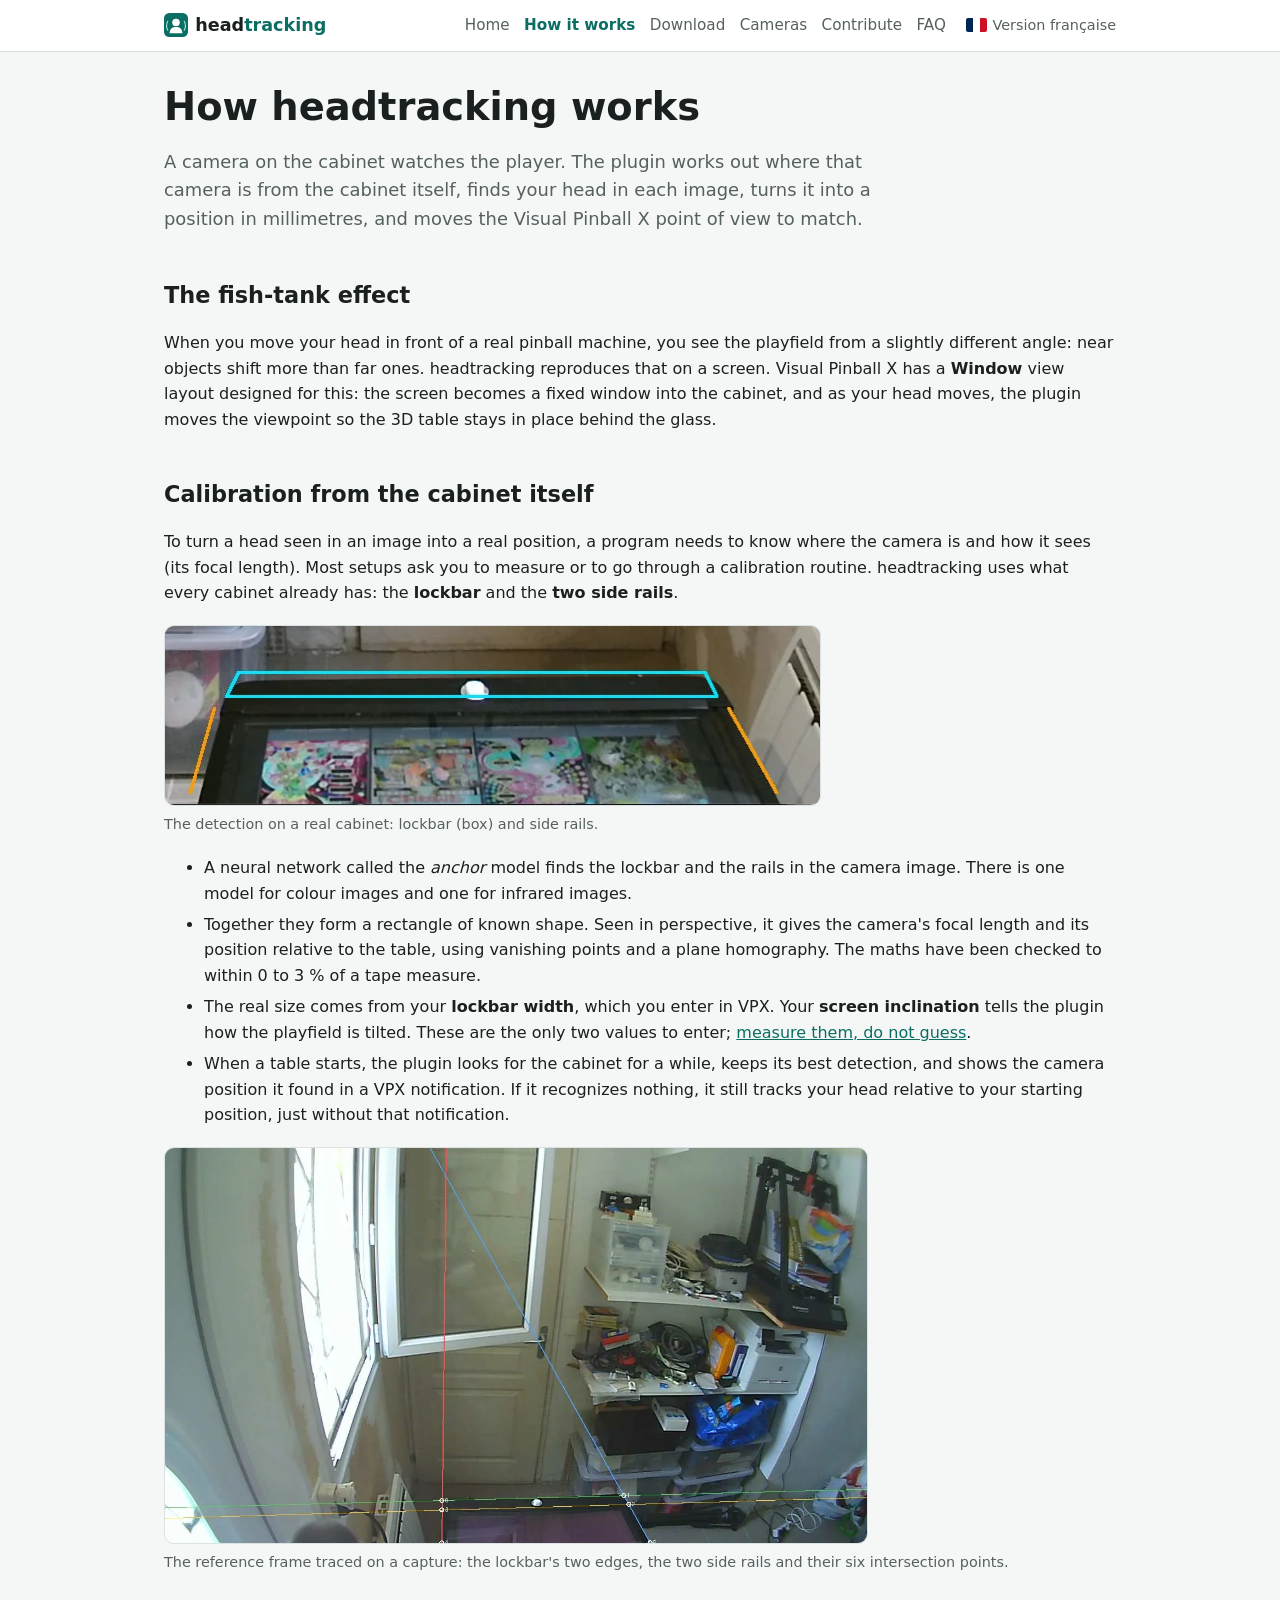
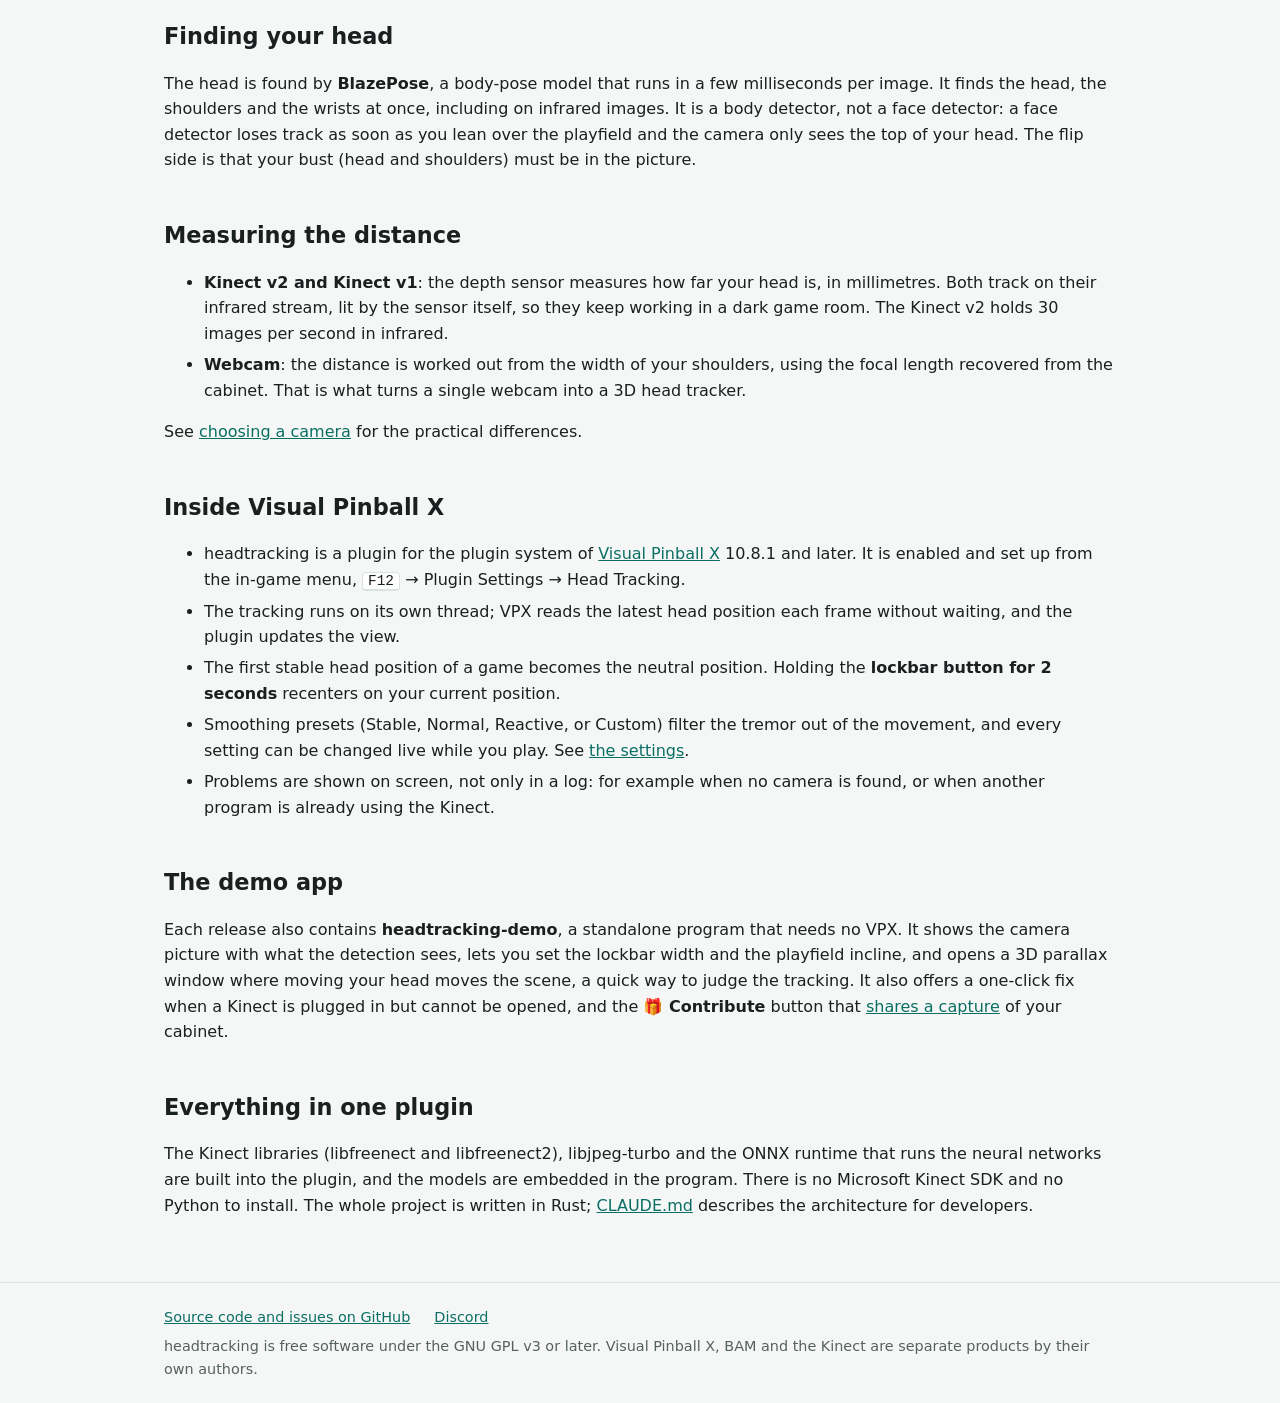
<file: docs/how-it-works.html>
<!doctype html>
<html lang="en">
<head>
<meta charset="utf-8">
<meta name="viewport" content="width=device-width, initial-scale=1">
<title>How VPX head tracking works: auto-calibration from lockbar and rails – headtracking</title>
<meta name="description" content="How headtracking gives Visual Pinball X a head-tracked point of view: camera position from the lockbar and side rails, head found by a body model, distance from a Kinect or a webcam, live view in the VPX plugin.">
<link rel="canonical" href="https://le-syl21.github.io/headtracking/how-it-works.html">
<link rel="alternate" hreflang="en" href="https://le-syl21.github.io/headtracking/how-it-works.html">
<link rel="alternate" hreflang="fr" href="https://le-syl21.github.io/headtracking/fr/how-it-works.html">
<link rel="alternate" hreflang="x-default" href="https://le-syl21.github.io/headtracking/how-it-works.html">
<meta property="og:type" content="website">
<meta property="og:site_name" content="headtracking">
<meta property="og:title" content="How VPX head tracking works: auto-calibration from lockbar and rails – headtracking">
<meta property="og:description" content="How headtracking gives Visual Pinball X a head-tracked point of view: camera position from the lockbar and side rails, head found by a body model, distance from a Kinect or a webcam, live view in the VPX plugin.">
<meta property="og:url" content="https://le-syl21.github.io/headtracking/how-it-works.html">
<meta property="og:image" content="https://le-syl21.github.io/headtracking/img/og.jpg">
<meta property="og:image:width" content="1200">
<meta property="og:image:height" content="630">
<meta property="og:image:alt" content="A pincab running Visual Pinball X with head-tracking cameras on the backbox">
<meta property="og:locale" content="en_GB">
<meta property="og:locale:alternate" content="fr_FR">
<meta name="twitter:card" content="summary_large_image">
<meta name="twitter:title" content="How VPX head tracking works: auto-calibration from lockbar and rails – headtracking">
<meta name="twitter:description" content="How headtracking gives Visual Pinball X a head-tracked point of view: camera position from the lockbar and side rails, head found by a body model, distance from a Kinect or a webcam, live view in the VPX plugin.">
<meta name="twitter:image" content="https://le-syl21.github.io/headtracking/img/og.jpg">
<meta name="color-scheme" content="light dark">
<link rel="icon" type="image/svg+xml" href="img/favicon.svg">
<link rel="stylesheet" href="style.css">
<script type="application/ld+json">{"@context": "https://schema.org", "@graph": [{"@type": "SoftwareApplication", "@id": "https://le-syl21.github.io/headtracking/#app", "name": "headtracking", "description": "Open-source head tracking plugin for Visual Pinball X, from a webcam or a Kinect v1/v2, self-calibrating from the cabinet's lockbar and side rails.", "applicationCategory": "GameApplication", "operatingSystem": "Linux, Windows, macOS", "softwareRequirements": "Visual Pinball X 10.8.1 or later", "url": "https://le-syl21.github.io/headtracking/", "downloadUrl": "https://github.com/Le-Syl21/headtracking/releases", "image": "https://le-syl21.github.io/headtracking/img/og.jpg", "license": "https://www.gnu.org/licenses/gpl-3.0.html", "codeRepository": "https://github.com/Le-Syl21/headtracking", "isAccessibleForFree": true, "offers": {"@type": "Offer", "price": "0", "priceCurrency": "EUR"}, "softwareVersion": "0.0.40"}, {"@type": "WebPage", "name": "How VPX head tracking works: auto-calibration from lockbar and rails – headtracking", "description": "How headtracking gives Visual Pinball X a head-tracked point of view: camera position from the lockbar and side rails, head found by a body model, distance from a Kinect or a webcam, live view in the VPX plugin.", "url": "https://le-syl21.github.io/headtracking/how-it-works.html", "inLanguage": "en", "about": {"@id": "https://le-syl21.github.io/headtracking/#app"}}]}</script>
</head>
<body>
<header class="site"><div class="wrap">
<a class="brand" href="./"><img src="img/favicon.svg" alt="" width="24" height="24"><span>head<b>tracking</b></span></a>
<nav class="main"><a href="./">Home</a><a href="how-it-works.html" aria-current="page">How it works</a><a href="download.html">Download</a><a href="hardware.html">Cameras</a><a href="contribute.html">Contribute</a><a href="faq.html">FAQ</a></nav>
<a class="lang" href="fr/how-it-works.html" hreflang="fr" lang="fr"><img src="img/fr.svg" alt="" width="21" height="14">Version française</a>
</div></header>
<main><div class="wrap">
<h1>How headtracking works</h1>
<p class="lead">A camera on the cabinet watches the player. The plugin works out where that camera is from the
cabinet itself, finds your head in each image, turns it into a position in millimetres, and moves the Visual Pinball
X point of view to match.</p>

<h2>The fish-tank effect</h2>
<p>When you move your head in front of a real pinball machine, you see the playfield from a slightly different angle:
near objects shift more than far ones. headtracking reproduces that on a screen. Visual Pinball X has a
<strong>Window</strong> view layout designed for this: the screen becomes a fixed window into the cabinet, and as your
head moves, the plugin moves the viewpoint so the 3D table stays in place behind the glass.</p>

<h2 id="calibration">Calibration from the cabinet itself</h2>
<p>To turn a head seen in an image into a real position, a program needs to know where the camera is and how it sees
(its focal length). Most setups ask you to measure or to go through a calibration routine. headtracking uses what
every cabinet already has: the <strong>lockbar</strong> and the <strong>two side rails</strong>.</p>
<figure><img src="img/lockbar-detection.webp" width="657" height="179" alt="Lockbar outlined by a box and side rails marked by lines on a real cabinet" loading="lazy"><figcaption>The detection on a real cabinet: lockbar (box) and side rails.</figcaption></figure>
<ul>
<li>A neural network called the <em>anchor</em> model finds the lockbar and the rails in the camera image. There is
one model for colour images and one for infrared images.</li>
<li>Together they form a rectangle of known shape. Seen in perspective, it gives the camera's focal length and its
position relative to the table, using vanishing points and a plane homography. The maths have been checked to within
0 to 3&nbsp;% of a tape measure.</li>
<li>The real size comes from your <strong>lockbar width</strong>, which you enter in VPX. Your
<strong>screen inclination</strong> tells the plugin how the playfield is tilted. These are the only two values to
enter; <a href="download.html#setup">measure them, do not guess</a>.</li>
<li>When a table starts, the plugin looks for the cabinet for a while, keeps its best detection, and shows the camera
position it found in a VPX notification. If it recognizes nothing, it still tracks your head relative to your starting
position, just without that notification.</li>
</ul>
<figure><img src="img/anchor-check.webp" width="1280" height="720" alt="Camera view from the backbox with four traced lines along the lockbar and side rails and their intersection points" loading="lazy"><figcaption>The reference frame traced on a capture: the lockbar's two edges, the two side rails and their six intersection points.</figcaption></figure>

<h2>Finding your head</h2>
<p>The head is found by <strong>BlazePose</strong>, a body-pose model that runs in a few milliseconds per image. It
finds the head, the shoulders and the wrists at once, including on infrared images. It is a body detector, not a face
detector: a face detector loses track as soon as you lean over the playfield and the camera only sees the top of your
head. The flip side is that your bust (head and shoulders) must be in the picture.</p>

<h2>Measuring the distance</h2>
<ul>
<li><strong>Kinect v2 and Kinect v1</strong>: the depth sensor measures how far your head is, in millimetres. Both
track on their infrared stream, lit by the sensor itself, so they keep working in a dark game room. The Kinect v2
holds 30 images per second in infrared.</li>
<li><strong>Webcam</strong>: the distance is worked out from the width of your shoulders, using the focal length
recovered from the cabinet. That is what turns a single webcam into a 3D head tracker.</li>
</ul>
<p>See <a href="hardware.html">choosing a camera</a> for the practical differences.</p>

<h2>Inside Visual Pinball X</h2>
<ul>
<li>headtracking is a plugin for the plugin system of <a href="https://github.com/vpinball/vpinball">Visual Pinball X</a> 10.8.1 and later. It is
enabled and set up from the in-game menu, <kbd>F12</kbd> → Plugin Settings → Head Tracking.</li>
<li>The tracking runs on its own thread; VPX reads the latest head position each frame without waiting, and the
plugin updates the view.</li>
<li>The first stable head position of a game becomes the neutral position. Holding the <strong>lockbar button for 2
seconds</strong> recenters on your current position.</li>
<li>Smoothing presets (Stable, Normal, Reactive, or Custom) filter the tremor out of the movement, and every setting
can be changed live while you play. See <a href="download.html#settings">the settings</a>.</li>
<li>Problems are shown on screen, not only in a log: for example when no camera is found, or when another program is
already using the Kinect.</li>
</ul>

<h2 id="demo">The demo app</h2>
<p>Each release also contains <strong>headtracking-demo</strong>, a standalone program that needs no VPX. It shows the
camera picture with what the detection sees, lets you set the lockbar width and the playfield incline, and opens a 3D
parallax window where moving your head moves the scene, a quick way to judge the tracking. It also offers a one-click
fix when a Kinect is plugged in but cannot be opened, and the <strong>🎁 Contribute</strong> button that
<a href="contribute.html">shares a capture</a> of your cabinet.</p>

<h2>Everything in one plugin</h2>
<p>The Kinect libraries (libfreenect and libfreenect2), libjpeg-turbo and the ONNX runtime that runs the neural
networks are built into the plugin, and the models are embedded in the program. There is no Microsoft Kinect SDK and
no Python to install. The whole project is written in Rust; <a href="https://github.com/Le-Syl21/headtracking/blob/main/CLAUDE.md">CLAUDE.md</a> describes the
architecture for developers.</p>
</div></main>
<footer class="site"><div class="wrap">
<a href="https://github.com/Le-Syl21/headtracking">Source code and issues on GitHub</a>
<a href="https://discord.gg/cFcNrt9AY">Discord</a>
<span>headtracking is free software under the GNU GPL v3 or later. Visual Pinball X, BAM and the Kinect are separate products by their own authors.</span>
</div></footer>
</body>
</html>
</file>
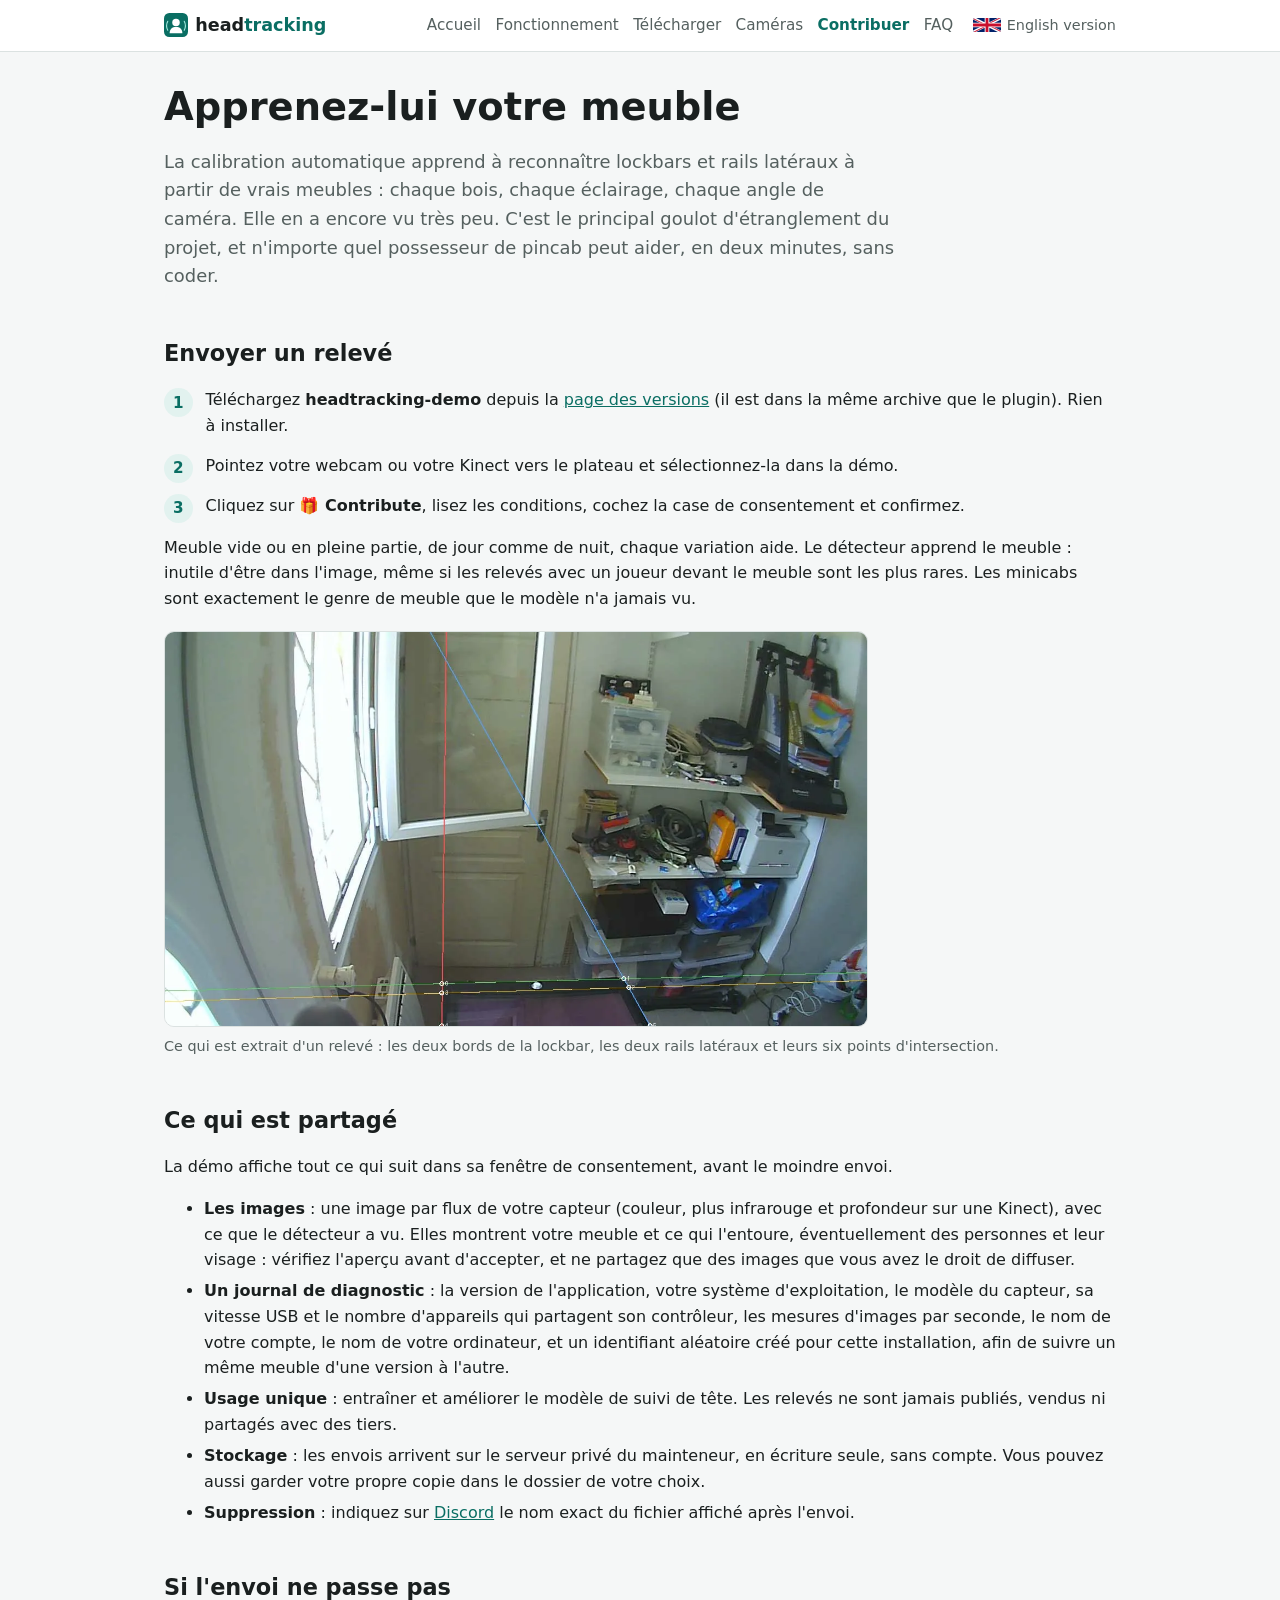
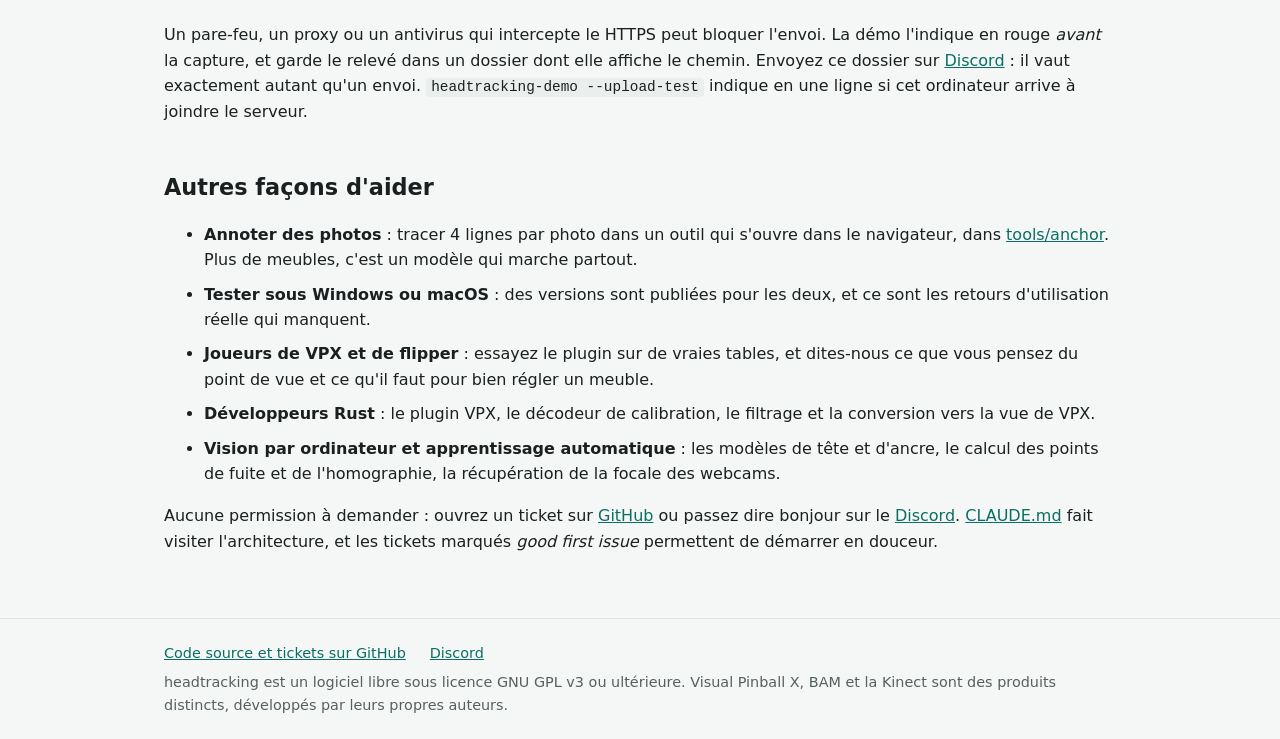
<file: docs/fr/contribute.html>
<!doctype html>
<html lang="fr">
<head>
<meta charset="utf-8">
<meta name="viewport" content="width=device-width, initial-scale=1">
<title>Contribuer avec un relevé de votre pincab – headtracking pour Visual Pinball X</title>
<meta name="description" content="Aidez le projet libre de suivi de tête pour VPX : partagez en deux minutes un relevé de votre flipper virtuel depuis l&#x27;application de démonstration, annotez des photos, ou testez sous Windows et macOS.">
<link rel="canonical" href="https://le-syl21.github.io/headtracking/fr/contribute.html">
<link rel="alternate" hreflang="en" href="https://le-syl21.github.io/headtracking/contribute.html">
<link rel="alternate" hreflang="fr" href="https://le-syl21.github.io/headtracking/fr/contribute.html">
<link rel="alternate" hreflang="x-default" href="https://le-syl21.github.io/headtracking/contribute.html">
<meta property="og:type" content="website">
<meta property="og:site_name" content="headtracking">
<meta property="og:title" content="Contribuer avec un relevé de votre pincab – headtracking pour Visual Pinball X">
<meta property="og:description" content="Aidez le projet libre de suivi de tête pour VPX : partagez en deux minutes un relevé de votre flipper virtuel depuis l&#x27;application de démonstration, annotez des photos, ou testez sous Windows et macOS.">
<meta property="og:url" content="https://le-syl21.github.io/headtracking/fr/contribute.html">
<meta property="og:image" content="https://le-syl21.github.io/headtracking/img/og.jpg">
<meta property="og:image:width" content="1200">
<meta property="og:image:height" content="630">
<meta property="og:image:alt" content="Un pincab sous Visual Pinball X avec des caméras de suivi de tête sur le fronton">
<meta property="og:locale" content="fr_FR">
<meta property="og:locale:alternate" content="en_GB">
<meta name="twitter:card" content="summary_large_image">
<meta name="twitter:title" content="Contribuer avec un relevé de votre pincab – headtracking pour Visual Pinball X">
<meta name="twitter:description" content="Aidez le projet libre de suivi de tête pour VPX : partagez en deux minutes un relevé de votre flipper virtuel depuis l&#x27;application de démonstration, annotez des photos, ou testez sous Windows et macOS.">
<meta name="twitter:image" content="https://le-syl21.github.io/headtracking/img/og.jpg">
<meta name="color-scheme" content="light dark">
<link rel="icon" type="image/svg+xml" href="../img/favicon.svg">
<link rel="stylesheet" href="../style.css">
<script type="application/ld+json">{"@context": "https://schema.org", "@graph": [{"@type": "SoftwareApplication", "@id": "https://le-syl21.github.io/headtracking/#app", "name": "headtracking", "description": "Plugin libre de suivi de tête pour Visual Pinball X, avec une webcam ou une Kinect v1/v2, calibré automatiquement par la lockbar et les rails latéraux du meuble.", "applicationCategory": "GameApplication", "operatingSystem": "Linux, Windows, macOS", "softwareRequirements": "Visual Pinball X 10.8.1 or later", "url": "https://le-syl21.github.io/headtracking/", "downloadUrl": "https://github.com/Le-Syl21/headtracking/releases", "image": "https://le-syl21.github.io/headtracking/img/og.jpg", "license": "https://www.gnu.org/licenses/gpl-3.0.html", "codeRepository": "https://github.com/Le-Syl21/headtracking", "isAccessibleForFree": true, "offers": {"@type": "Offer", "price": "0", "priceCurrency": "EUR"}, "softwareVersion": "0.0.40"}, {"@type": "WebPage", "name": "Contribuer avec un relevé de votre pincab – headtracking pour Visual Pinball X", "description": "Aidez le projet libre de suivi de tête pour VPX : partagez en deux minutes un relevé de votre flipper virtuel depuis l'application de démonstration, annotez des photos, ou testez sous Windows et macOS.", "url": "https://le-syl21.github.io/headtracking/fr/contribute.html", "inLanguage": "fr", "about": {"@id": "https://le-syl21.github.io/headtracking/#app"}}]}</script>
</head>
<body>
<header class="site"><div class="wrap">
<a class="brand" href="./"><img src="../img/favicon.svg" alt="" width="24" height="24"><span>head<b>tracking</b></span></a>
<nav class="main"><a href="./">Accueil</a><a href="how-it-works.html">Fonctionnement</a><a href="download.html">Télécharger</a><a href="hardware.html">Caméras</a><a href="contribute.html" aria-current="page">Contribuer</a><a href="faq.html">FAQ</a></nav>
<a class="lang" href="../contribute.html" hreflang="en" lang="en"><img src="../img/gb.svg" alt="" width="21" height="14">English version</a>
</div></header>
<main><div class="wrap">
<h1>Apprenez-lui votre meuble</h1>
<p class="lead">La calibration automatique apprend à reconnaître lockbars et rails latéraux à partir de vrais meubles :
chaque bois, chaque éclairage, chaque angle de caméra. Elle en a encore vu très peu. C'est le principal goulot
d'étranglement du projet, et n'importe quel possesseur de pincab peut aider, en deux minutes, sans coder.</p>

<h2 id="capture">Envoyer un relevé</h2>
<ol class="steps">
<li>Téléchargez <strong>headtracking-demo</strong> depuis la <a href="https://github.com/Le-Syl21/headtracking/releases">page des versions</a> (il est dans la
même archive que le plugin). Rien à installer.</li>
<li>Pointez votre webcam ou votre Kinect vers le plateau et sélectionnez-la dans la démo.</li>
<li>Cliquez sur <strong>🎁 Contribute</strong>, lisez les conditions, cochez la case de consentement et
confirmez.</li>
</ol>
<p>Meuble vide ou en pleine partie, de jour comme de nuit, chaque variation aide. Le détecteur apprend le meuble :
inutile d'être dans l'image, même si les relevés avec un joueur devant le meuble sont les plus rares. Les minicabs sont
exactement le genre de meuble que le modèle n'a jamais vu.</p>
<figure><img src="../img/anchor-check.webp" width="1280" height="720" alt="Vue de la caméra depuis le fronton, avec quatre lignes tracées le long de la lockbar et des rails, et leurs points d&#x27;intersection" loading="lazy"><figcaption>Ce qui est extrait d'un relevé : les deux bords de la lockbar, les deux rails latéraux et leurs six points d'intersection.</figcaption></figure>

<h2 id="privacy">Ce qui est partagé</h2>
<p>La démo affiche tout ce qui suit dans sa fenêtre de consentement, avant le moindre envoi.</p>
<ul>
<li><strong>Les images</strong> : une image par flux de votre capteur (couleur, plus infrarouge et profondeur sur une
Kinect), avec ce que le détecteur a vu. Elles montrent votre meuble et ce qui l'entoure, éventuellement des personnes
et leur visage : vérifiez l'aperçu avant d'accepter, et ne partagez que des images que vous avez le droit de
diffuser.</li>
<li><strong>Un journal de diagnostic</strong> : la version de l'application, votre système d'exploitation, le modèle
du capteur, sa vitesse USB et le nombre d'appareils qui partagent son contrôleur, les mesures d'images par seconde, le
nom de votre compte, le nom de votre ordinateur, et un identifiant aléatoire créé pour cette installation, afin de
suivre un même meuble d'une version à l'autre.</li>
<li><strong>Usage unique</strong> : entraîner et améliorer le modèle de suivi de tête. Les relevés ne sont jamais
publiés, vendus ni partagés avec des tiers.</li>
<li><strong>Stockage</strong> : les envois arrivent sur le serveur privé du mainteneur, en écriture seule, sans compte.
Vous pouvez aussi garder votre propre copie dans le dossier de votre choix.</li>
<li><strong>Suppression</strong> : indiquez sur <a href="https://discord.gg/cFcNrt9AY">Discord</a> le nom exact du fichier affiché après
l'envoi.</li>
</ul>

<h2>Si l'envoi ne passe pas</h2>
<p>Un pare-feu, un proxy ou un antivirus qui intercepte le HTTPS peut bloquer l'envoi. La démo l'indique en rouge
<em>avant</em> la capture, et garde le relevé dans un dossier dont elle affiche le chemin. Envoyez ce dossier sur
<a href="https://discord.gg/cFcNrt9AY">Discord</a> : il vaut exactement autant qu'un envoi. <code>headtracking-demo --upload-test</code>
indique en une ligne si cet ordinateur arrive à joindre le serveur.</p>

<h2>Autres façons d'aider</h2>
<ul class="features">
<li><strong>Annoter des photos</strong> : tracer 4 lignes par photo dans un outil qui s'ouvre dans le navigateur, dans
<a href="https://github.com/Le-Syl21/headtracking/tree/main/tools/anchor">tools/anchor</a>. Plus de meubles, c'est un modèle qui marche partout.</li>
<li><strong>Tester sous Windows ou macOS</strong> : des versions sont publiées pour les deux, et ce sont les retours
d'utilisation réelle qui manquent.</li>
<li><strong>Joueurs de VPX et de flipper</strong> : essayez le plugin sur de vraies tables, et dites-nous ce que vous
pensez du point de vue et ce qu'il faut pour bien régler un meuble.</li>
<li><strong>Développeurs Rust</strong> : le plugin VPX, le décodeur de calibration, le filtrage et la conversion vers la
vue de VPX.</li>
<li><strong>Vision par ordinateur et apprentissage automatique</strong> : les modèles de tête et d'ancre, le calcul des
points de fuite et de l'homographie, la récupération de la focale des webcams.</li>
</ul>
<p>Aucune permission à demander : ouvrez un ticket sur <a href="https://github.com/Le-Syl21/headtracking/issues">GitHub</a> ou passez dire bonjour sur
le <a href="https://discord.gg/cFcNrt9AY">Discord</a>. <a href="https://github.com/Le-Syl21/headtracking/blob/main/CLAUDE.md">CLAUDE.md</a> fait visiter l'architecture, et les tickets
marqués <em>good first issue</em> permettent de démarrer en douceur.</p>
</div></main>
<footer class="site"><div class="wrap">
<a href="https://github.com/Le-Syl21/headtracking">Code source et tickets sur GitHub</a>
<a href="https://discord.gg/cFcNrt9AY">Discord</a>
<span>headtracking est un logiciel libre sous licence GNU GPL v3 ou ultérieure. Visual Pinball X, BAM et la Kinect sont des produits distincts, développés par leurs propres auteurs.</span>
</div></footer>
</body>
</html>
</file>
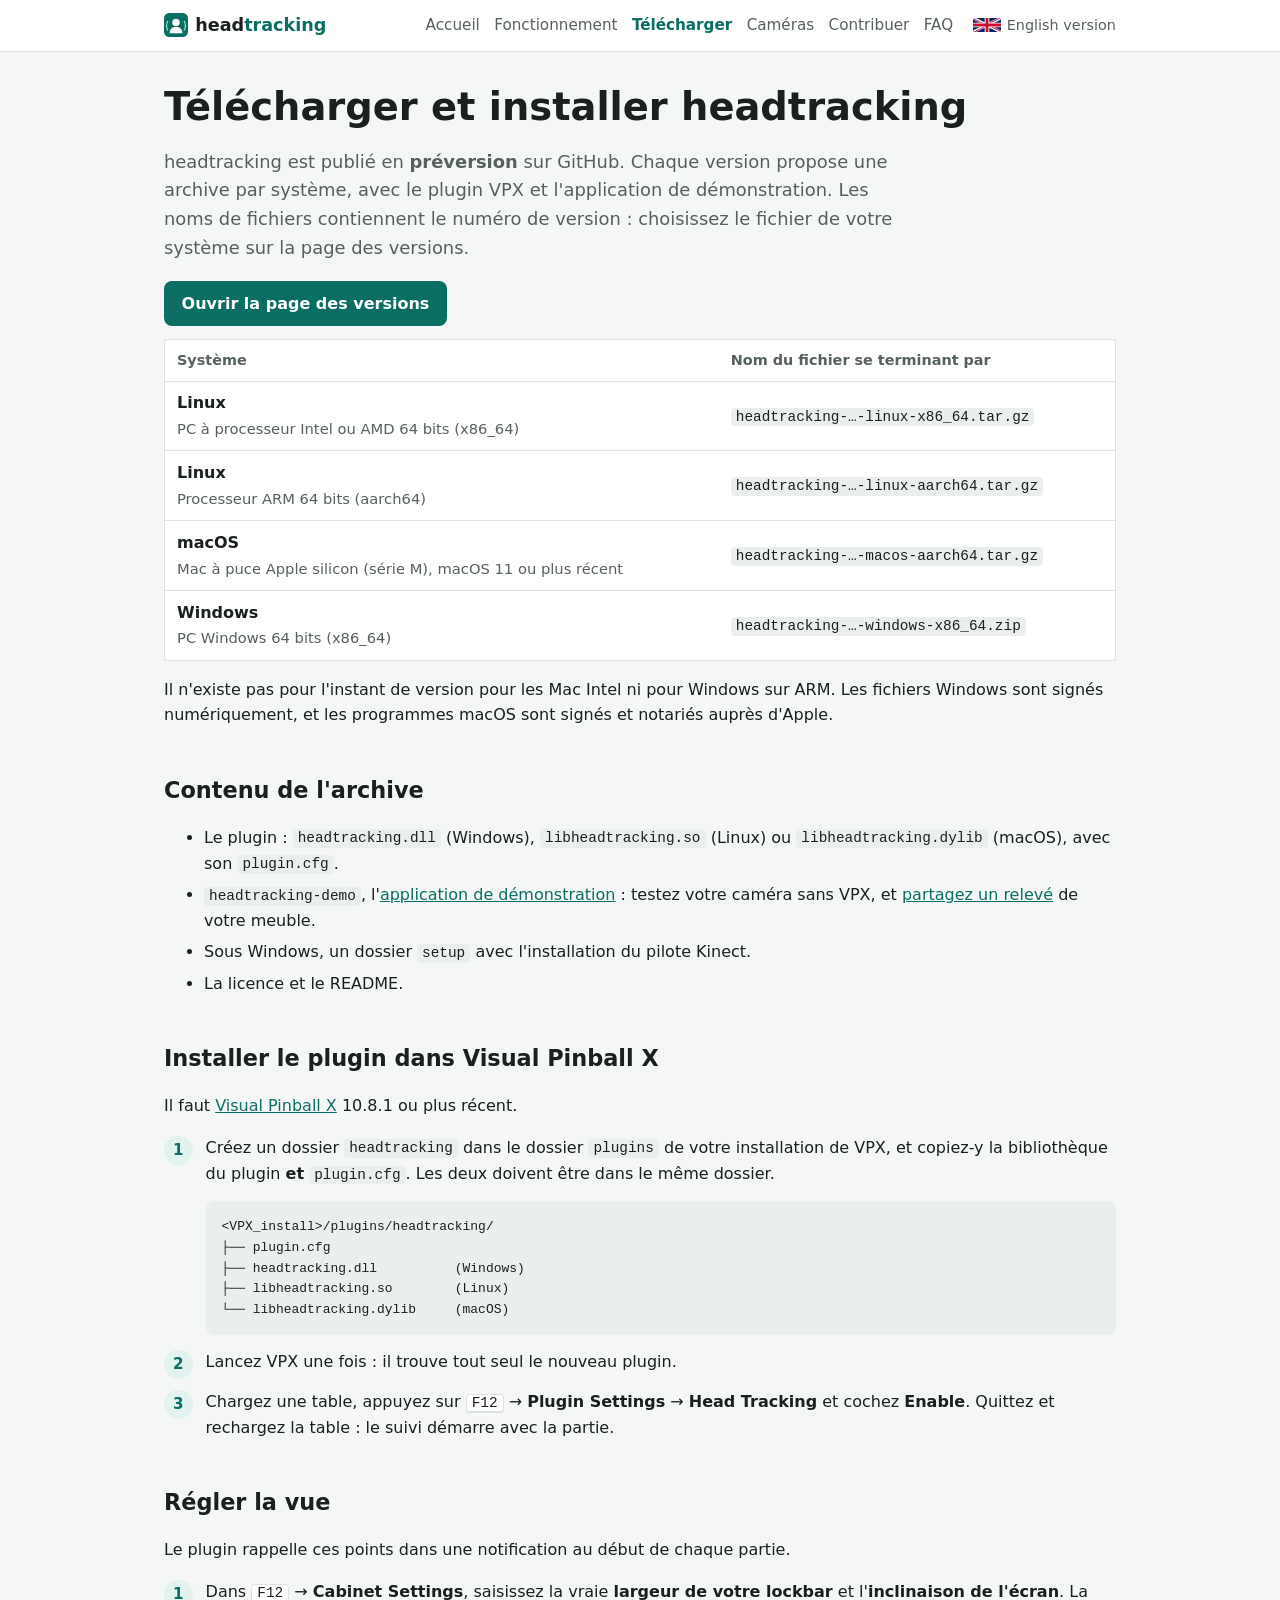
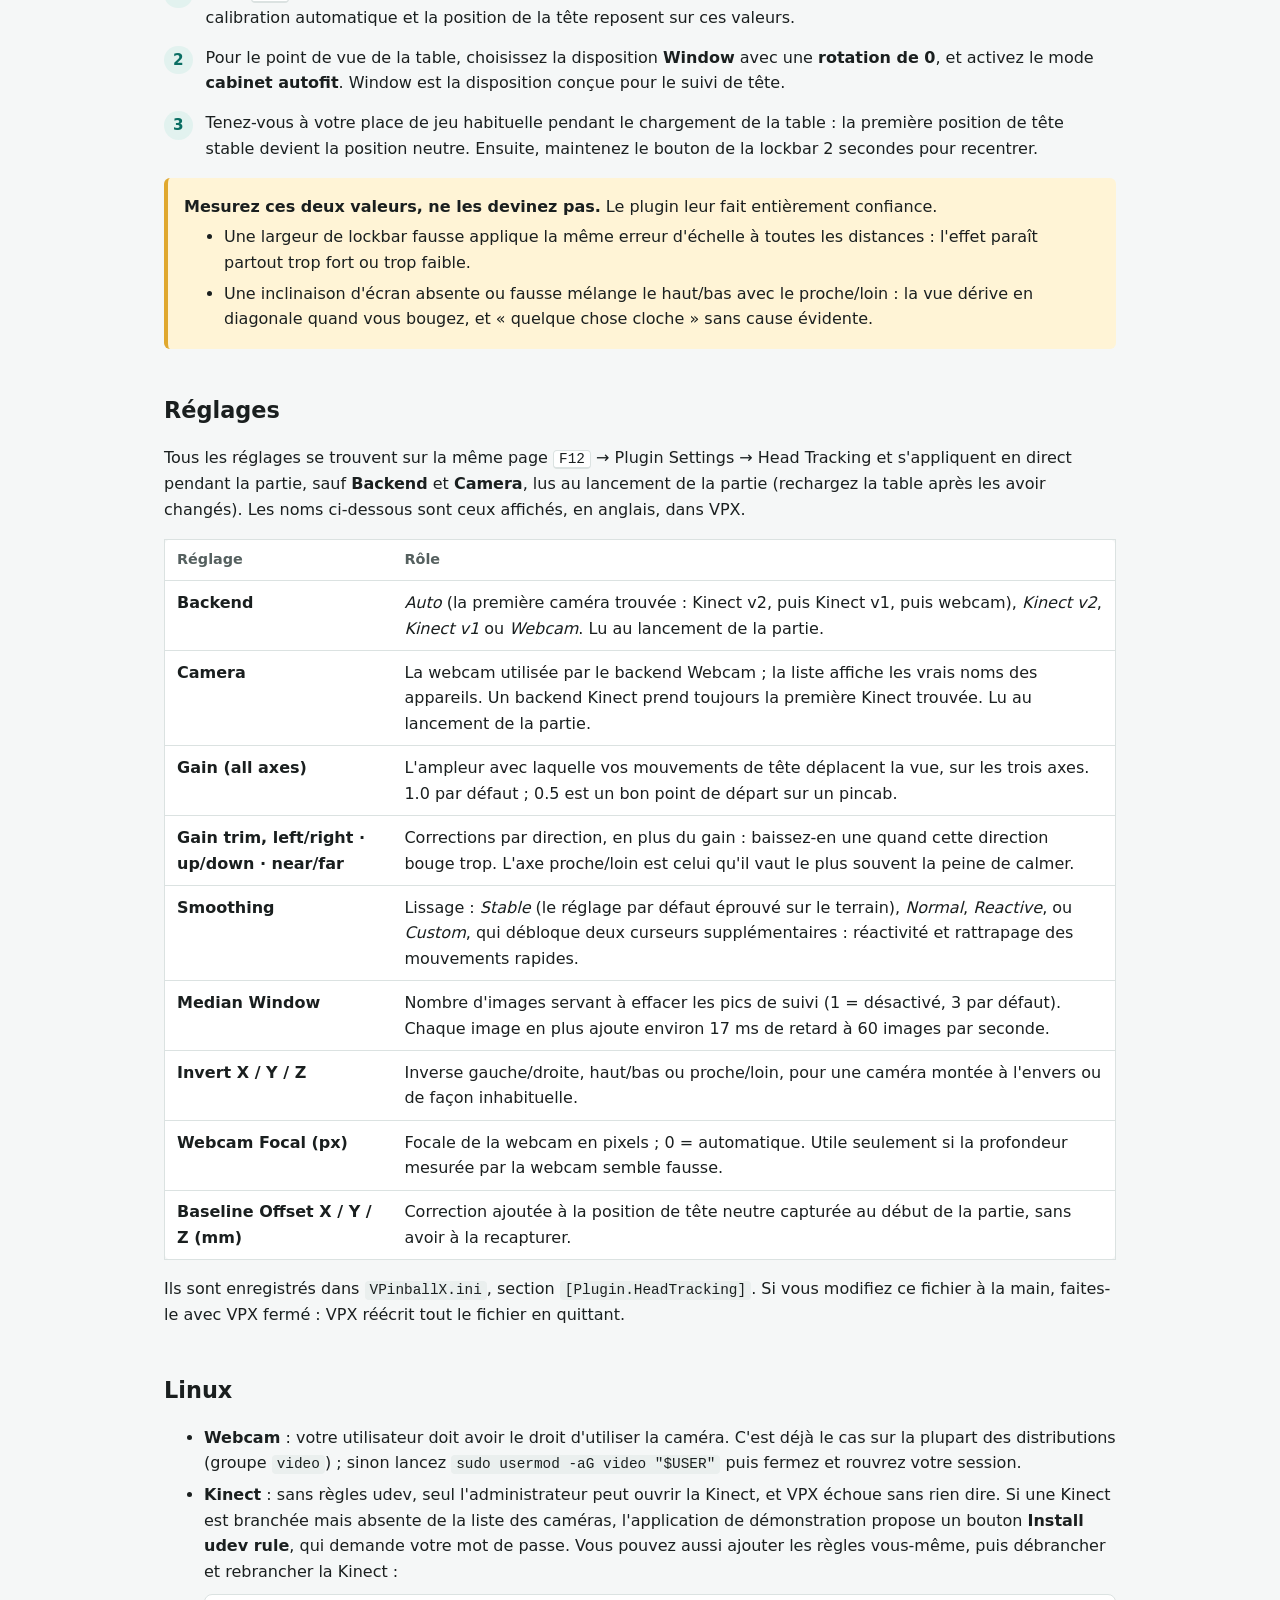
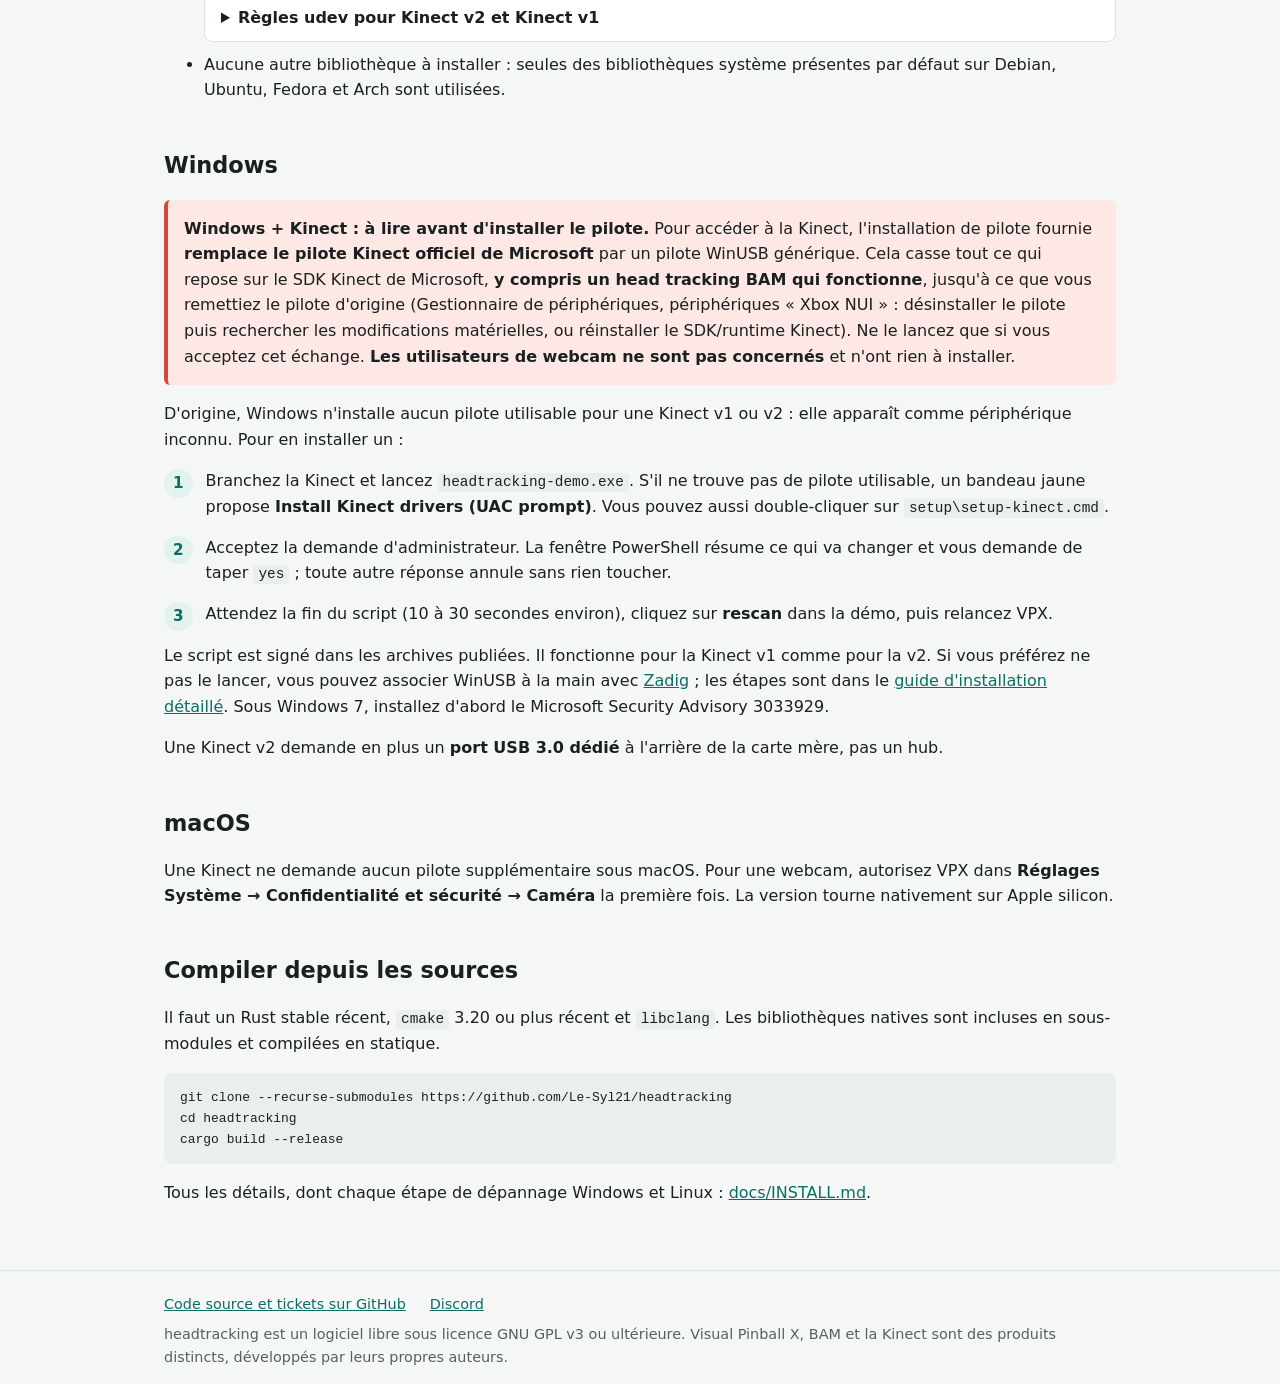
<file: docs/fr/download.html>
<!doctype html>
<html lang="fr">
<head>
<meta charset="utf-8">
<meta name="viewport" content="width=device-width, initial-scale=1">
<title>Télécharger headtracking : plugin de suivi de tête VPX pour Linux, Windows et macOS</title>
<meta name="description" content="Téléchargez et installez headtracking, le plugin libre de suivi de tête pour Visual Pinball X 10.8.1 : archives Linux, Windows et macOS, dossier des plugins VPX, réglages F12, pilotes Kinect et règles udev.">
<link rel="canonical" href="https://le-syl21.github.io/headtracking/fr/download.html">
<link rel="alternate" hreflang="en" href="https://le-syl21.github.io/headtracking/download.html">
<link rel="alternate" hreflang="fr" href="https://le-syl21.github.io/headtracking/fr/download.html">
<link rel="alternate" hreflang="x-default" href="https://le-syl21.github.io/headtracking/download.html">
<meta property="og:type" content="website">
<meta property="og:site_name" content="headtracking">
<meta property="og:title" content="Télécharger headtracking : plugin de suivi de tête VPX pour Linux, Windows et macOS">
<meta property="og:description" content="Téléchargez et installez headtracking, le plugin libre de suivi de tête pour Visual Pinball X 10.8.1 : archives Linux, Windows et macOS, dossier des plugins VPX, réglages F12, pilotes Kinect et règles udev.">
<meta property="og:url" content="https://le-syl21.github.io/headtracking/fr/download.html">
<meta property="og:image" content="https://le-syl21.github.io/headtracking/img/og.jpg">
<meta property="og:image:width" content="1200">
<meta property="og:image:height" content="630">
<meta property="og:image:alt" content="Un pincab sous Visual Pinball X avec des caméras de suivi de tête sur le fronton">
<meta property="og:locale" content="fr_FR">
<meta property="og:locale:alternate" content="en_GB">
<meta name="twitter:card" content="summary_large_image">
<meta name="twitter:title" content="Télécharger headtracking : plugin de suivi de tête VPX pour Linux, Windows et macOS">
<meta name="twitter:description" content="Téléchargez et installez headtracking, le plugin libre de suivi de tête pour Visual Pinball X 10.8.1 : archives Linux, Windows et macOS, dossier des plugins VPX, réglages F12, pilotes Kinect et règles udev.">
<meta name="twitter:image" content="https://le-syl21.github.io/headtracking/img/og.jpg">
<meta name="color-scheme" content="light dark">
<link rel="icon" type="image/svg+xml" href="../img/favicon.svg">
<link rel="stylesheet" href="../style.css">
<script type="application/ld+json">{"@context": "https://schema.org", "@graph": [{"@type": "SoftwareApplication", "@id": "https://le-syl21.github.io/headtracking/#app", "name": "headtracking", "description": "Plugin libre de suivi de tête pour Visual Pinball X, avec une webcam ou une Kinect v1/v2, calibré automatiquement par la lockbar et les rails latéraux du meuble.", "applicationCategory": "GameApplication", "operatingSystem": "Linux, Windows, macOS", "softwareRequirements": "Visual Pinball X 10.8.1 or later", "url": "https://le-syl21.github.io/headtracking/", "downloadUrl": "https://github.com/Le-Syl21/headtracking/releases", "image": "https://le-syl21.github.io/headtracking/img/og.jpg", "license": "https://www.gnu.org/licenses/gpl-3.0.html", "codeRepository": "https://github.com/Le-Syl21/headtracking", "isAccessibleForFree": true, "offers": {"@type": "Offer", "price": "0", "priceCurrency": "EUR"}, "softwareVersion": "0.0.40"}, {"@type": "WebPage", "name": "Télécharger headtracking : plugin de suivi de tête VPX pour Linux, Windows et macOS", "description": "Téléchargez et installez headtracking, le plugin libre de suivi de tête pour Visual Pinball X 10.8.1 : archives Linux, Windows et macOS, dossier des plugins VPX, réglages F12, pilotes Kinect et règles udev.", "url": "https://le-syl21.github.io/headtracking/fr/download.html", "inLanguage": "fr", "about": {"@id": "https://le-syl21.github.io/headtracking/#app"}}]}</script>
</head>
<body>
<header class="site"><div class="wrap">
<a class="brand" href="./"><img src="../img/favicon.svg" alt="" width="24" height="24"><span>head<b>tracking</b></span></a>
<nav class="main"><a href="./">Accueil</a><a href="how-it-works.html">Fonctionnement</a><a href="download.html" aria-current="page">Télécharger</a><a href="hardware.html">Caméras</a><a href="contribute.html">Contribuer</a><a href="faq.html">FAQ</a></nav>
<a class="lang" href="../download.html" hreflang="en" lang="en"><img src="../img/gb.svg" alt="" width="21" height="14">English version</a>
</div></header>
<main><div class="wrap">
<h1>Télécharger et installer headtracking</h1>
<p class="lead">headtracking est publié en <strong>préversion</strong> sur GitHub. Chaque version propose une archive
par système, avec le plugin VPX et l'application de démonstration. Les noms de fichiers contiennent le numéro de
version : choisissez le fichier de votre système sur la page des versions.</p>
<p class="actions"><a class="btn big" href="https://github.com/Le-Syl21/headtracking/releases">Ouvrir la page des versions</a></p>
<div class="table"><table class="dl"><thead><tr><th>Système</th><th>Nom du fichier se terminant par</th></tr></thead><tbody><tr><td><strong>Linux</strong><br><span class="muted">PC à processeur Intel ou AMD 64 bits (x86_64)</span></td><td><code>headtracking-…-linux-x86_64.tar.gz</code></td></tr><tr><td><strong>Linux</strong><br><span class="muted">Processeur ARM 64 bits (aarch64)</span></td><td><code>headtracking-…-linux-aarch64.tar.gz</code></td></tr><tr><td><strong>macOS</strong><br><span class="muted">Mac à puce Apple silicon (série M), macOS 11 ou plus récent</span></td><td><code>headtracking-…-macos-aarch64.tar.gz</code></td></tr><tr><td><strong>Windows</strong><br><span class="muted">PC Windows 64 bits (x86_64)</span></td><td><code>headtracking-…-windows-x86_64.zip</code></td></tr></tbody></table></div>
<p>Il n'existe pas pour l'instant de version pour les Mac Intel ni pour Windows sur ARM. Les fichiers Windows sont
signés numériquement, et les programmes macOS sont signés et notariés auprès d'Apple.</p>

<h2>Contenu de l'archive</h2>
<ul>
<li>Le plugin : <code>headtracking.dll</code> (Windows), <code>libheadtracking.so</code> (Linux) ou
<code>libheadtracking.dylib</code> (macOS), avec son <code>plugin.cfg</code>.</li>
<li><code>headtracking-demo</code>, l'<a href="how-it-works.html#demo">application de démonstration</a> : testez
votre caméra sans VPX, et <a href="contribute.html">partagez un relevé</a> de votre meuble.</li>
<li>Sous Windows, un dossier <code>setup</code> avec l'installation du pilote Kinect.</li>
<li>La licence et le README.</li>
</ul>

<h2 id="install">Installer le plugin dans Visual Pinball X</h2>
<p>Il faut <a href="https://github.com/vpinball/vpinball">Visual Pinball X</a> 10.8.1 ou plus récent.</p>
<ol class="steps">
<li>Créez un dossier <code>headtracking</code> dans le dossier <code>plugins</code> de votre installation de VPX, et
copiez-y la bibliothèque du plugin <strong>et</strong> <code>plugin.cfg</code>. Les deux doivent être dans le même
dossier.
<pre><code>&lt;VPX_install&gt;/plugins/headtracking/
├── plugin.cfg
├── headtracking.dll          (Windows)
├── libheadtracking.so        (Linux)
└── libheadtracking.dylib     (macOS)</code></pre></li>
<li>Lancez VPX une fois : il trouve tout seul le nouveau plugin.</li>
<li>Chargez une table, appuyez sur <kbd>F12</kbd> → <strong>Plugin Settings</strong> → <strong>Head Tracking</strong> et
cochez <strong>Enable</strong>. Quittez et rechargez la table : le suivi démarre avec la partie.</li>
</ol>

<h2 id="setup">Régler la vue</h2>
<p>Le plugin rappelle ces points dans une notification au début de chaque partie.</p>
<ol class="steps">
<li>Dans <kbd>F12</kbd> → <strong>Cabinet Settings</strong>, saisissez la vraie <strong>largeur de votre lockbar</strong>
et l'<strong>inclinaison de l'écran</strong>. La calibration automatique et la position de la tête reposent sur ces
valeurs.</li>
<li>Pour le point de vue de la table, choisissez la disposition <strong>Window</strong> avec une <strong>rotation de
0</strong>, et activez le mode <strong>cabinet autofit</strong>. Window est la disposition conçue pour le suivi de
tête.</li>
<li>Tenez-vous à votre place de jeu habituelle pendant le chargement de la table : la première position de tête stable
devient la position neutre. Ensuite, maintenez le bouton de la lockbar 2 secondes pour recentrer.</li>
</ol>
<div class="note"><p><strong>Mesurez ces deux valeurs, ne les devinez pas.</strong> Le plugin leur fait entièrement
confiance.</p>
<ul>
<li>Une largeur de lockbar fausse applique la même erreur d'échelle à toutes les distances : l'effet paraît partout
trop fort ou trop faible.</li>
<li>Une inclinaison d'écran absente ou fausse mélange le haut/bas avec le proche/loin : la vue dérive en diagonale
quand vous bougez, et « quelque chose cloche » sans cause évidente.</li>
</ul></div>

<h2 id="settings">Réglages</h2>
<p>Tous les réglages se trouvent sur la même page <kbd>F12</kbd> → Plugin Settings → Head Tracking et s'appliquent en
direct pendant la partie, sauf <strong>Backend</strong> et <strong>Camera</strong>, lus au lancement de la partie
(rechargez la table après les avoir changés). Les noms ci-dessous sont ceux affichés, en anglais, dans VPX.</p>
<div class="table"><table><thead><tr><th>Réglage</th><th>Rôle</th></tr></thead><tbody><tr><td><strong>Backend</strong></td><td><em>Auto</em> (la première caméra trouvée : Kinect v2, puis Kinect v1, puis webcam), <em>Kinect v2</em>, <em>Kinect v1</em> ou <em>Webcam</em>. Lu au lancement de la partie.</td></tr><tr><td><strong>Camera</strong></td><td>La webcam utilisée par le backend Webcam ; la liste affiche les vrais noms des appareils. Un backend Kinect prend toujours la première Kinect trouvée. Lu au lancement de la partie.</td></tr><tr><td><strong>Gain (all axes)</strong></td><td>L'ampleur avec laquelle vos mouvements de tête déplacent la vue, sur les trois axes. 1.0 par défaut ; 0.5 est un bon point de départ sur un pincab.</td></tr><tr><td><strong>Gain trim, left/right · up/down · near/far</strong></td><td>Corrections par direction, en plus du gain : baissez-en une quand cette direction bouge trop. L'axe proche/loin est celui qu'il vaut le plus souvent la peine de calmer.</td></tr><tr><td><strong>Smoothing</strong></td><td>Lissage : <em>Stable</em> (le réglage par défaut éprouvé sur le terrain), <em>Normal</em>, <em>Reactive</em>, ou <em>Custom</em>, qui débloque deux curseurs supplémentaires : réactivité et rattrapage des mouvements rapides.</td></tr><tr><td><strong>Median Window</strong></td><td>Nombre d'images servant à effacer les pics de suivi (1 = désactivé, 3 par défaut). Chaque image en plus ajoute environ 17 ms de retard à 60 images par seconde.</td></tr><tr><td><strong>Invert X / Y / Z</strong></td><td>Inverse gauche/droite, haut/bas ou proche/loin, pour une caméra montée à l'envers ou de façon inhabituelle.</td></tr><tr><td><strong>Webcam Focal (px)</strong></td><td>Focale de la webcam en pixels ; 0 = automatique. Utile seulement si la profondeur mesurée par la webcam semble fausse.</td></tr><tr><td><strong>Baseline Offset X / Y / Z (mm)</strong></td><td>Correction ajoutée à la position de tête neutre capturée au début de la partie, sans avoir à la recapturer.</td></tr></tbody></table></div>
<p>Ils sont enregistrés dans <code>VPinballX.ini</code>, section <code>[Plugin.HeadTracking]</code>. Si vous modifiez
ce fichier à la main, faites-le avec VPX fermé : VPX réécrit tout le fichier en quittant.</p>

<h2 id="linux">Linux</h2>
<ul>
<li><strong>Webcam</strong> : votre utilisateur doit avoir le droit d'utiliser la caméra. C'est déjà le cas sur la
plupart des distributions (groupe <code>video</code>) ; sinon lancez <code>sudo usermod -aG video "$USER"</code> puis
fermez et rouvrez votre session.</li>
<li><strong>Kinect</strong> : sans règles udev, seul l'administrateur peut ouvrir la Kinect, et VPX échoue sans rien
dire. Si une Kinect est branchée mais absente de la liste des caméras, l'application de démonstration propose un
bouton <strong>Install udev rule</strong>, qui demande votre mot de passe. Vous pouvez aussi ajouter les règles
vous-même, puis débrancher et rebrancher la Kinect :
<details><summary>Règles udev pour Kinect v2 et Kinect v1</summary>
<pre><code>sudo tee /etc/udev/rules.d/90-kinect2.rules &gt; /dev/null &lt;&lt;&#x27;EOF&#x27;
# Microsoft Kinect v2 (Xbox One)
SUBSYSTEM==&quot;usb&quot;, ATTR{idVendor}==&quot;045e&quot;, ATTR{idProduct}==&quot;02c4&quot;, MODE=&quot;0666&quot;
SUBSYSTEM==&quot;usb&quot;, ATTR{idVendor}==&quot;045e&quot;, ATTR{idProduct}==&quot;02d8&quot;, MODE=&quot;0666&quot;
SUBSYSTEM==&quot;usb&quot;, ATTR{idVendor}==&quot;045e&quot;, ATTR{idProduct}==&quot;02d9&quot;, MODE=&quot;0666&quot;
EOF
sudo tee /etc/udev/rules.d/51-kinect.rules &gt; /dev/null &lt;&lt;&#x27;EOF&#x27;
# Microsoft Kinect v1 (Xbox 360) and Kinect for Windows v1
SUBSYSTEM==&quot;usb&quot;, ATTR{idVendor}==&quot;045e&quot;, ATTR{idProduct}==&quot;02b0&quot;, MODE=&quot;0666&quot;
SUBSYSTEM==&quot;usb&quot;, ATTR{idVendor}==&quot;045e&quot;, ATTR{idProduct}==&quot;02ad&quot;, MODE=&quot;0666&quot;
SUBSYSTEM==&quot;usb&quot;, ATTR{idVendor}==&quot;045e&quot;, ATTR{idProduct}==&quot;02ae&quot;, MODE=&quot;0666&quot;
SUBSYSTEM==&quot;usb&quot;, ATTR{idVendor}==&quot;045e&quot;, ATTR{idProduct}==&quot;02c2&quot;, MODE=&quot;0666&quot;
SUBSYSTEM==&quot;usb&quot;, ATTR{idVendor}==&quot;045e&quot;, ATTR{idProduct}==&quot;02be&quot;, MODE=&quot;0666&quot;
SUBSYSTEM==&quot;usb&quot;, ATTR{idVendor}==&quot;045e&quot;, ATTR{idProduct}==&quot;02bf&quot;, MODE=&quot;0666&quot;
EOF
sudo udevadm control --reload-rules
sudo udevadm trigger</code></pre></details></li>
<li>Aucune autre bibliothèque à installer : seules des bibliothèques système présentes par défaut sur Debian, Ubuntu,
Fedora et Arch sont utilisées.</li>
</ul>

<h2 id="windows">Windows</h2>
<div class="note danger"><p><strong>Windows + Kinect : à lire avant d'installer le pilote.</strong> Pour accéder à la
Kinect, l'installation de pilote fournie <strong>remplace le pilote Kinect officiel de Microsoft</strong> par un pilote
WinUSB générique. Cela casse tout ce qui repose sur le SDK Kinect de Microsoft, <strong>y compris un head tracking BAM
qui fonctionne</strong>, jusqu'à ce que vous remettiez le pilote d'origine (Gestionnaire de périphériques,
périphériques « Xbox NUI » : désinstaller le pilote puis rechercher les modifications matérielles, ou réinstaller le
SDK/runtime Kinect). Ne le lancez que si vous acceptez cet échange. <strong>Les utilisateurs de webcam ne sont pas
concernés</strong> et n'ont rien à installer.</p></div>
<p>D'origine, Windows n'installe aucun pilote utilisable pour une Kinect v1 ou v2 : elle apparaît comme périphérique
inconnu. Pour en installer un :</p>
<ol class="steps">
<li>Branchez la Kinect et lancez <code>headtracking-demo.exe</code>. S'il ne trouve pas de pilote utilisable, un
bandeau jaune propose <strong>Install Kinect drivers (UAC prompt)</strong>. Vous pouvez aussi double-cliquer sur
<code>setup\setup-kinect.cmd</code>.</li>
<li>Acceptez la demande d'administrateur. La fenêtre PowerShell résume ce qui va changer et vous demande de taper
<code>yes</code> ; toute autre réponse annule sans rien toucher.</li>
<li>Attendez la fin du script (10 à 30 secondes environ), cliquez sur <strong>rescan</strong> dans la démo, puis
relancez VPX.</li>
</ol>
<p>Le script est signé dans les archives publiées. Il fonctionne pour la Kinect v1 comme pour la v2. Si vous préférez
ne pas le lancer, vous pouvez associer WinUSB à la main avec <a href="https://zadig.akeo.ie/">Zadig</a> ; les étapes sont dans le
<a href="https://github.com/Le-Syl21/headtracking/blob/main/docs/INSTALL.md">guide d'installation détaillé</a>. Sous Windows 7, installez d'abord le Microsoft
Security Advisory 3033929.</p>
<p>Une Kinect v2 demande en plus un <strong>port USB 3.0 dédié</strong> à l'arrière de la carte mère, pas un hub.</p>

<h2 id="macos">macOS</h2>
<p>Une Kinect ne demande aucun pilote supplémentaire sous macOS. Pour une webcam, autorisez VPX dans <strong>Réglages
Système → Confidentialité et sécurité → Caméra</strong> la première fois. La version tourne nativement sur Apple
silicon.</p>

<h2 id="source">Compiler depuis les sources</h2>
<p>Il faut un Rust stable récent, <code>cmake</code> 3.20 ou plus récent et <code>libclang</code>. Les bibliothèques
natives sont incluses en sous-modules et compilées en statique.</p>
<pre><code>git clone --recurse-submodules https://github.com/Le-Syl21/headtracking
cd headtracking
cargo build --release</code></pre>
<p>Tous les détails, dont chaque étape de dépannage Windows et Linux :
<a href="https://github.com/Le-Syl21/headtracking/blob/main/docs/INSTALL.md">docs/INSTALL.md</a>.</p>
</div></main>
<footer class="site"><div class="wrap">
<a href="https://github.com/Le-Syl21/headtracking">Code source et tickets sur GitHub</a>
<a href="https://discord.gg/cFcNrt9AY">Discord</a>
<span>headtracking est un logiciel libre sous licence GNU GPL v3 ou ultérieure. Visual Pinball X, BAM et la Kinect sont des produits distincts, développés par leurs propres auteurs.</span>
</div></footer>
</body>
</html>
</file>
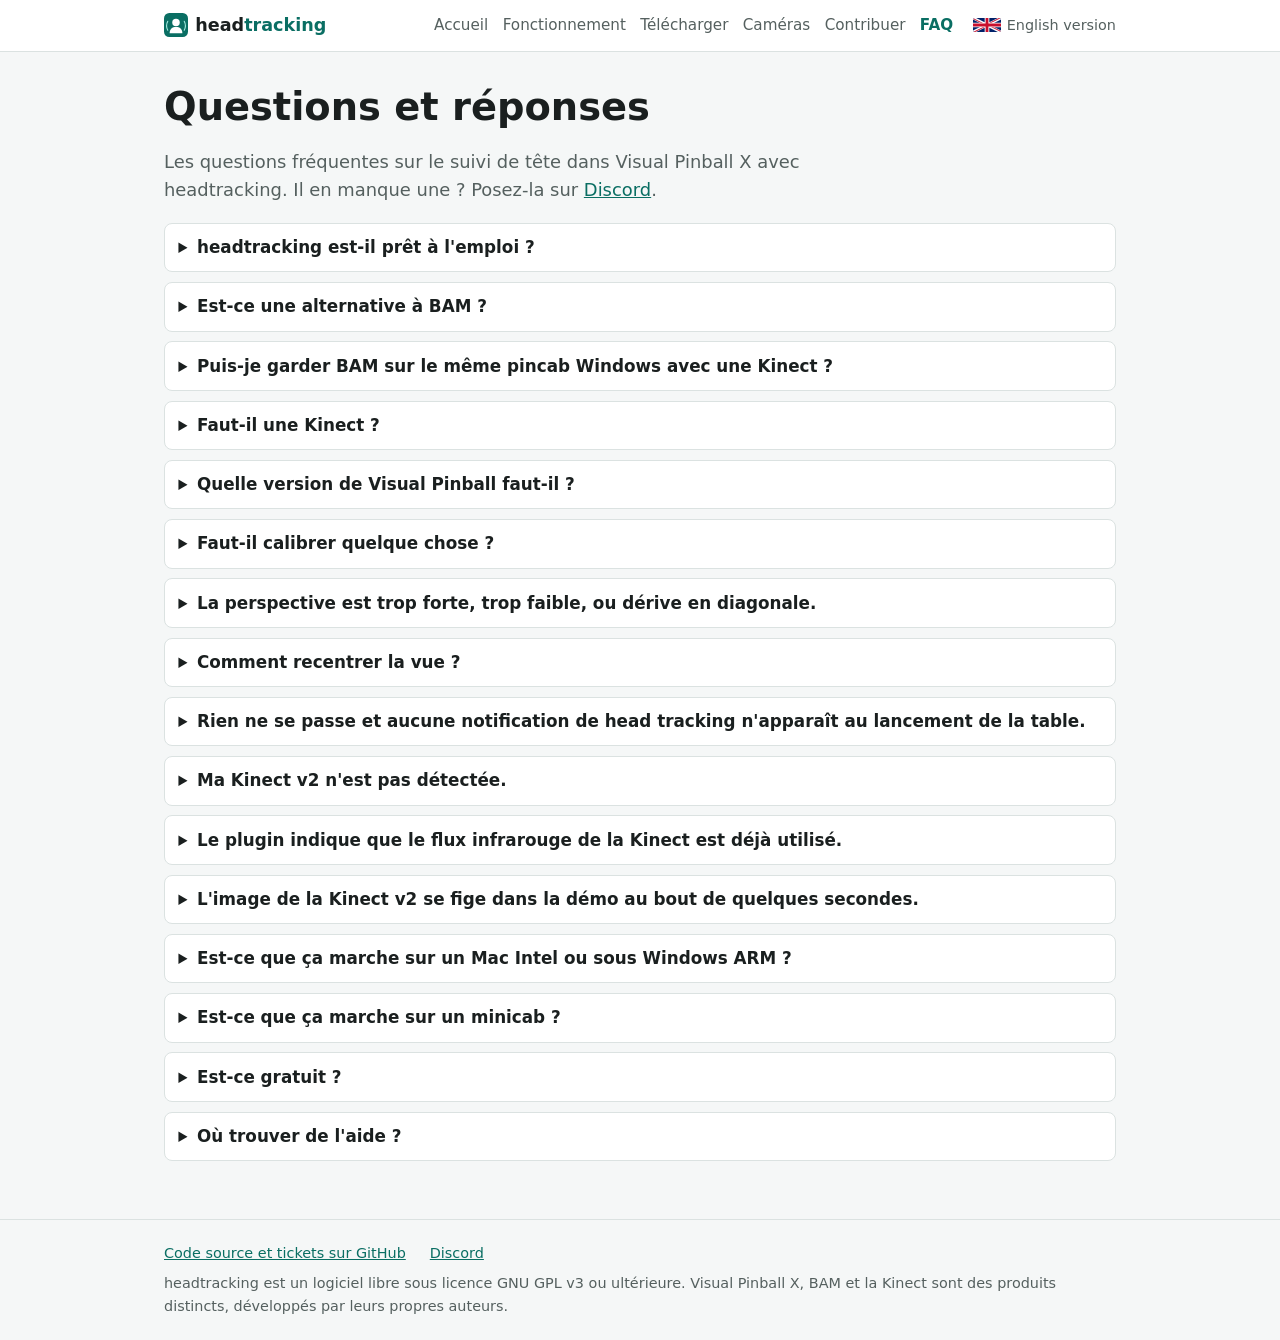
<file: docs/fr/faq.html>
<!doctype html>
<html lang="fr">
<head>
<meta charset="utf-8">
<meta name="viewport" content="width=device-width, initial-scale=1">
<title>FAQ suivi de tête flipper virtuel : alternative à BAM, Kinect, webcam, réglage de VPX – headtracking</title>
<meta name="description" content="Réponses sur headtracking pour Visual Pinball X : état de préversion, alternative à BAM et pilotes Kinect, webcam ou Kinect, calibration, recentrage, problèmes de détection, systèmes pris en charge.">
<link rel="canonical" href="https://le-syl21.github.io/headtracking/fr/faq.html">
<link rel="alternate" hreflang="en" href="https://le-syl21.github.io/headtracking/faq.html">
<link rel="alternate" hreflang="fr" href="https://le-syl21.github.io/headtracking/fr/faq.html">
<link rel="alternate" hreflang="x-default" href="https://le-syl21.github.io/headtracking/faq.html">
<meta property="og:type" content="website">
<meta property="og:site_name" content="headtracking">
<meta property="og:title" content="FAQ suivi de tête flipper virtuel : alternative à BAM, Kinect, webcam, réglage de VPX – headtracking">
<meta property="og:description" content="Réponses sur headtracking pour Visual Pinball X : état de préversion, alternative à BAM et pilotes Kinect, webcam ou Kinect, calibration, recentrage, problèmes de détection, systèmes pris en charge.">
<meta property="og:url" content="https://le-syl21.github.io/headtracking/fr/faq.html">
<meta property="og:image" content="https://le-syl21.github.io/headtracking/img/og.jpg">
<meta property="og:image:width" content="1200">
<meta property="og:image:height" content="630">
<meta property="og:image:alt" content="Un pincab sous Visual Pinball X avec des caméras de suivi de tête sur le fronton">
<meta property="og:locale" content="fr_FR">
<meta property="og:locale:alternate" content="en_GB">
<meta name="twitter:card" content="summary_large_image">
<meta name="twitter:title" content="FAQ suivi de tête flipper virtuel : alternative à BAM, Kinect, webcam, réglage de VPX – headtracking">
<meta name="twitter:description" content="Réponses sur headtracking pour Visual Pinball X : état de préversion, alternative à BAM et pilotes Kinect, webcam ou Kinect, calibration, recentrage, problèmes de détection, systèmes pris en charge.">
<meta name="twitter:image" content="https://le-syl21.github.io/headtracking/img/og.jpg">
<meta name="color-scheme" content="light dark">
<link rel="icon" type="image/svg+xml" href="../img/favicon.svg">
<link rel="stylesheet" href="../style.css">
<script type="application/ld+json">{"@context": "https://schema.org", "@graph": [{"@type": "SoftwareApplication", "@id": "https://le-syl21.github.io/headtracking/#app", "name": "headtracking", "description": "Plugin libre de suivi de tête pour Visual Pinball X, avec une webcam ou une Kinect v1/v2, calibré automatiquement par la lockbar et les rails latéraux du meuble.", "applicationCategory": "GameApplication", "operatingSystem": "Linux, Windows, macOS", "softwareRequirements": "Visual Pinball X 10.8.1 or later", "url": "https://le-syl21.github.io/headtracking/", "downloadUrl": "https://github.com/Le-Syl21/headtracking/releases", "image": "https://le-syl21.github.io/headtracking/img/og.jpg", "license": "https://www.gnu.org/licenses/gpl-3.0.html", "codeRepository": "https://github.com/Le-Syl21/headtracking", "isAccessibleForFree": true, "offers": {"@type": "Offer", "price": "0", "priceCurrency": "EUR"}, "softwareVersion": "0.0.40"}, {"@type": "WebPage", "name": "FAQ suivi de tête flipper virtuel : alternative à BAM, Kinect, webcam, réglage de VPX – headtracking", "description": "Réponses sur headtracking pour Visual Pinball X : état de préversion, alternative à BAM et pilotes Kinect, webcam ou Kinect, calibration, recentrage, problèmes de détection, systèmes pris en charge.", "url": "https://le-syl21.github.io/headtracking/fr/faq.html", "inLanguage": "fr", "about": {"@id": "https://le-syl21.github.io/headtracking/#app"}}, {"@type": "FAQPage", "url": "https://le-syl21.github.io/headtracking/fr/faq.html", "inLanguage": "fr", "mainEntity": [{"@type": "Question", "name": "headtracking est-il prêt à l'emploi ?", "acceptedAnswer": {"@type": "Answer", "text": "C'est une préversion (preview). Le projet est en début de développement : toute la chaîne, de la caméra jusqu'au point de vue qui suit la tête dans Visual Pinball X, fonctionne sur un vrai pincab sous Linux avec une Kinect v2, une Kinect v1 et une webcam. Des versions Windows et macOS sont publiées, et les retours de ceux qui les utilisent sont exactement ce dont le projet a besoin. Attendez-vous à quelques imperfections, et signalez-les sur Discord."}}, {"@type": "Question", "name": "Est-ce une alternative à BAM ?", "acceptedAnswer": {"@type": "Answer", "text": "Oui : headtracking est une alternative libre et multiplateforme à BAM pour Visual Pinball X. Il fonctionne avec une simple webcam ou une Kinect v1 ou v2, n'a pas besoin du SDK Kinect de Microsoft, et trouve tout seul la position de la caméra grâce à la lockbar et aux rails latéraux. Voir le fonctionnement."}}, {"@type": "Question", "name": "Puis-je garder BAM sur le même pincab Windows avec une Kinect ?", "acceptedAnswer": {"@type": "Answer", "text": "Non. Pour accéder à la Kinect, l'installation de pilote fournie avec headtracking remplace le pilote Kinect officiel de Microsoft par un pilote WinUSB générique. Cela casse tout ce qui repose sur le SDK Kinect de Microsoft, y compris le head tracking de BAM, jusqu'à ce que vous remettiez le pilote d'origine (Gestionnaire de périphériques, périphériques « Xbox NUI » : désinstaller le pilote puis rechercher les modifications matérielles, ou réinstaller le SDK/runtime Kinect). Il n'y a pas de retour arrière automatique. Les utilisateurs de webcam ne sont pas concernés."}}, {"@type": "Question", "name": "Faut-il une Kinect ?", "acceptedAnswer": {"@type": "Answer", "text": "Non. Une simple webcam fonctionne : la calibration automatique en fait un suivi de tête en 3D. Une Kinect mesure directement la distance de votre tête et suit en infrarouge, elle continue donc de fonctionner dans une salle de jeu sombre où une webcam peine. Voir choisir une caméra."}}, {"@type": "Question", "name": "Quelle version de Visual Pinball faut-il ?", "acceptedAnswer": {"@type": "Answer", "text": "Visual Pinball X 10.8.1 ou plus récent : headtracking est un plugin pour le système de plugins de VPX 10.8.1. Il ne fonctionne qu'avec Visual Pinball X."}}, {"@type": "Question", "name": "Faut-il calibrer quelque chose ?", "acceptedAnswer": {"@type": "Answer", "text": "Il n'y a pas de procédure de calibration : pas de damier, pas de « regardez ici et appuyez sur une touche ». Le plugin trouve la position de la caméra grâce à la lockbar et aux rails latéraux visibles dans l'image. Il faut en revanche saisir deux mesures dans VPX (F12 → Cabinet Settings) : la largeur de la lockbar et l'inclinaison de l'écran. Voir le réglage de la vue."}}, {"@type": "Question", "name": "La perspective est trop forte, trop faible, ou dérive en diagonale.", "acceptedAnswer": {"@type": "Answer", "text": "Vérifiez d'abord ces deux mesures. Une largeur de lockbar fausse applique la même erreur d'échelle à toutes les distances : l'effet paraît partout trop fort ou trop faible. Une inclinaison d'écran absente ou fausse mélange le haut/bas avec le proche/loin : la vue dérive en diagonale quand vous bougez. Ensuite seulement, ajustez le gain et le lissage dans les réglages du plugin."}}, {"@type": "Question", "name": "Comment recentrer la vue ?", "acceptedAnswer": {"@type": "Answer", "text": "Maintenez le bouton de la lockbar enfoncé 2 secondes pendant une partie : le plugin prend la position actuelle de votre tête comme nouvelle position neutre et affiche « Head tracking recentered ». Au début de chaque partie, la première position stable est capturée : tenez-vous donc à votre place de jeu habituelle pendant le chargement de la table."}}, {"@type": "Question", "name": "Rien ne se passe et aucune notification de head tracking n'apparaît au lancement de la table.", "acceptedAnswer": {"@type": "Answer", "text": "Quand le plugin tourne, il affiche au début de la partie une notification avec la caméra détectée, et le journal de VPX reçoit des lignes HeadTracking. S'il ne trouve aucune caméra, le plugin l'indique à l'écran. L'absence totale de notification vient en général d'un problème de pilote ou d'autorisation : sous Linux la Kinect demande des règles udev, sous Windows le pilote WinUSB, et sous macOS VPX doit avoir le droit d'utiliser la caméra. Voir les étapes par système."}}, {"@type": "Question", "name": "Ma Kinect v2 n'est pas détectée.", "acceptedAnswer": {"@type": "Answer", "text": "La Kinect v2 a besoin de son adaptateur secteur (le Kinect Adapter) et d'un port USB 3.0 dédié à l'arrière de la carte mère. Elle transmet en même temps la couleur, l'infrarouge et la profondeur, soit presque tout ce qu'un lien USB 3.0 peut faire passer : pas de hub, pas de port en façade, pas de rallonge douteuse."}}, {"@type": "Question", "name": "Le plugin indique que le flux infrarouge de la Kinect est déjà utilisé.", "acceptedAnswer": {"@type": "Answer", "text": "Un autre programme occupe la Kinect, par exemple la démo headtracking ou un outil de capture. Fermez-le et relancez la table."}}, {"@type": "Question", "name": "L'image de la Kinect v2 se fige dans la démo au bout de quelques secondes.", "acceptedAnswer": {"@type": "Answer", "text": "Lancez la démo avec la variable d'environnement HT_DEPTH_PIPELINE=cpu. Si le gel disparaît, c'est le calcul de la profondeur sur la carte graphique qui pose problème sur votre machine. C'est un diagnostic, pas un réglage à conserver : envoyez les deux journaux sur Discord."}}, {"@type": "Question", "name": "Est-ce que ça marche sur un Mac Intel ou sous Windows ARM ?", "acceptedAnswer": {"@type": "Answer", "text": "Pas pour l'instant. Les versions sont compilées pour Linux (x86_64 et ARM 64 bits), Windows (x86 64 bits) et macOS sur Apple silicon. Les versions Mac Intel et Windows ARM sont désactivées dans la chaîne de publication, à cause de problèmes dans les bibliothèques d'apprentissage automatique."}}, {"@type": "Question", "name": "Est-ce que ça marche sur un minicab ?", "acceptedAnswer": {"@type": "Answer", "text": "Oui, mais la faible distance entre le joueur et la caméra décide du choix de la caméra. Voir les notes sur les minicabs."}}, {"@type": "Question", "name": "Est-ce gratuit ?", "acceptedAnswer": {"@type": "Answer", "text": "Oui. headtracking est un logiciel libre sous licence GNU GPL v3 ou ultérieure. Le code source est sur GitHub."}}, {"@type": "Question", "name": "Où trouver de l'aide ?", "acceptedAnswer": {"@type": "Answer", "text": "Les signalements de bugs, l'aide et les tests des bêtas se passent sur Discord. Vous pouvez aussi ouvrir un ticket sur GitHub. Le guide d'installation détaillé (en anglais et en français) est docs/INSTALL.md."}}]}]}</script>
</head>
<body>
<header class="site"><div class="wrap">
<a class="brand" href="./"><img src="../img/favicon.svg" alt="" width="24" height="24"><span>head<b>tracking</b></span></a>
<nav class="main"><a href="./">Accueil</a><a href="how-it-works.html">Fonctionnement</a><a href="download.html">Télécharger</a><a href="hardware.html">Caméras</a><a href="contribute.html">Contribuer</a><a href="faq.html" aria-current="page">FAQ</a></nav>
<a class="lang" href="../faq.html" hreflang="en" lang="en"><img src="../img/gb.svg" alt="" width="21" height="14">English version</a>
</div></header>
<main><div class="wrap">
<h1>Questions et réponses</h1>
<p class="lead">Les questions fréquentes sur le suivi de tête dans Visual Pinball X avec headtracking. Il en manque
une ? Posez-la sur <a href="https://discord.gg/cFcNrt9AY">Discord</a>.</p>
<details class="faq"><summary><h2>headtracking est-il prêt à l&#x27;emploi ?</h2></summary><p>C'est une préversion (preview). Le projet est en début de développement : toute la chaîne, de la caméra jusqu'au point de vue qui suit la tête dans Visual Pinball X, fonctionne sur un vrai pincab sous Linux avec une Kinect v2, une Kinect v1 et une webcam. Des versions Windows et macOS sont publiées, et les retours de ceux qui les utilisent sont exactement ce dont le projet a besoin. Attendez-vous à quelques imperfections, et signalez-les sur <a href="https://discord.gg/cFcNrt9AY">Discord</a>.</p></details>
<details class="faq"><summary><h2>Est-ce une alternative à BAM ?</h2></summary><p>Oui : headtracking est une alternative libre et multiplateforme à BAM pour Visual Pinball X. Il fonctionne avec une simple webcam ou une Kinect v1 ou v2, n'a pas besoin du SDK Kinect de Microsoft, et trouve tout seul la position de la caméra grâce à la lockbar et aux rails latéraux. Voir <a href="how-it-works.html">le fonctionnement</a>.</p></details>
<details class="faq"><summary><h2>Puis-je garder BAM sur le même pincab Windows avec une Kinect ?</h2></summary><p>Non. Pour accéder à la Kinect, l'installation de pilote fournie avec headtracking remplace le pilote Kinect officiel de Microsoft par un pilote WinUSB générique. Cela casse tout ce qui repose sur le SDK Kinect de Microsoft, y compris le head tracking de BAM, jusqu'à ce que vous remettiez le pilote d'origine (Gestionnaire de périphériques, périphériques « Xbox NUI » : désinstaller le pilote puis rechercher les modifications matérielles, ou réinstaller le SDK/runtime Kinect). Il n'y a pas de retour arrière automatique. Les utilisateurs de webcam ne sont pas concernés.</p></details>
<details class="faq"><summary><h2>Faut-il une Kinect ?</h2></summary><p>Non. Une simple webcam fonctionne : la calibration automatique en fait un suivi de tête en 3D. Une Kinect mesure directement la distance de votre tête et suit en infrarouge, elle continue donc de fonctionner dans une salle de jeu sombre où une webcam peine. Voir <a href="hardware.html">choisir une caméra</a>.</p></details>
<details class="faq"><summary><h2>Quelle version de Visual Pinball faut-il ?</h2></summary><p>Visual Pinball X 10.8.1 ou plus récent : headtracking est un plugin pour le système de plugins de VPX 10.8.1. Il ne fonctionne qu'avec Visual Pinball X.</p></details>
<details class="faq"><summary><h2>Faut-il calibrer quelque chose ?</h2></summary><p>Il n'y a pas de procédure de calibration : pas de damier, pas de « regardez ici et appuyez sur une touche ». Le plugin trouve la position de la caméra grâce à la lockbar et aux rails latéraux visibles dans l'image. Il faut en revanche saisir deux mesures dans VPX (<kbd>F12</kbd> → Cabinet Settings) : la <strong>largeur de la lockbar</strong> et l'<strong>inclinaison de l'écran</strong>. Voir <a href="download.html#setup">le réglage de la vue</a>.</p></details>
<details class="faq"><summary><h2>La perspective est trop forte, trop faible, ou dérive en diagonale.</h2></summary><p>Vérifiez d'abord ces deux mesures. Une largeur de lockbar fausse applique la même erreur d'échelle à toutes les distances : l'effet paraît partout trop fort ou trop faible. Une inclinaison d'écran absente ou fausse mélange le haut/bas avec le proche/loin : la vue dérive en diagonale quand vous bougez. Ensuite seulement, ajustez le gain et le lissage dans <a href="download.html#settings">les réglages</a> du plugin.</p></details>
<details class="faq"><summary><h2>Comment recentrer la vue ?</h2></summary><p>Maintenez le bouton de la lockbar enfoncé 2 secondes pendant une partie : le plugin prend la position actuelle de votre tête comme nouvelle position neutre et affiche « Head tracking recentered ». Au début de chaque partie, la première position stable est capturée : tenez-vous donc à votre place de jeu habituelle pendant le chargement de la table.</p></details>
<details class="faq"><summary><h2>Rien ne se passe et aucune notification de head tracking n&#x27;apparaît au lancement de la table.</h2></summary><p>Quand le plugin tourne, il affiche au début de la partie une notification avec la caméra détectée, et le journal de VPX reçoit des lignes <code>HeadTracking</code>. S'il ne trouve aucune caméra, le plugin l'indique à l'écran. L'absence totale de notification vient en général d'un problème de pilote ou d'autorisation : sous Linux la Kinect demande des règles udev, sous Windows le pilote WinUSB, et sous macOS VPX doit avoir le droit d'utiliser la caméra. Voir <a href="download.html#linux">les étapes par système</a>.</p></details>
<details class="faq"><summary><h2>Ma Kinect v2 n&#x27;est pas détectée.</h2></summary><p>La Kinect v2 a besoin de son adaptateur secteur (le Kinect Adapter) et d'un <strong>port USB 3.0 dédié à l'arrière de la carte mère</strong>. Elle transmet en même temps la couleur, l'infrarouge et la profondeur, soit presque tout ce qu'un lien USB 3.0 peut faire passer : pas de hub, pas de port en façade, pas de rallonge douteuse.</p></details>
<details class="faq"><summary><h2>Le plugin indique que le flux infrarouge de la Kinect est déjà utilisé.</h2></summary><p>Un autre programme occupe la Kinect, par exemple la démo headtracking ou un outil de capture. Fermez-le et relancez la table.</p></details>
<details class="faq"><summary><h2>L&#x27;image de la Kinect v2 se fige dans la démo au bout de quelques secondes.</h2></summary><p>Lancez la démo avec la variable d'environnement <code>HT_DEPTH_PIPELINE=cpu</code>. Si le gel disparaît, c'est le calcul de la profondeur sur la carte graphique qui pose problème sur votre machine. C'est un diagnostic, pas un réglage à conserver : envoyez les deux journaux sur <a href="https://discord.gg/cFcNrt9AY">Discord</a>.</p></details>
<details class="faq"><summary><h2>Est-ce que ça marche sur un Mac Intel ou sous Windows ARM ?</h2></summary><p>Pas pour l'instant. Les versions sont compilées pour Linux (x86_64 et ARM 64 bits), Windows (x86 64 bits) et macOS sur Apple silicon. Les versions Mac Intel et Windows ARM sont désactivées dans la chaîne de publication, à cause de problèmes dans les bibliothèques d'apprentissage automatique.</p></details>
<details class="faq"><summary><h2>Est-ce que ça marche sur un minicab ?</h2></summary><p>Oui, mais la faible distance entre le joueur et la caméra décide du choix de la caméra. Voir <a href="hardware.html#minicab">les notes sur les minicabs</a>.</p></details>
<details class="faq"><summary><h2>Est-ce gratuit ?</h2></summary><p>Oui. headtracking est un logiciel libre sous licence GNU GPL v3 ou ultérieure. Le code source est sur <a href="https://github.com/Le-Syl21/headtracking">GitHub</a>.</p></details>
<details class="faq"><summary><h2>Où trouver de l&#x27;aide ?</h2></summary><p>Les signalements de bugs, l'aide et les tests des bêtas se passent sur <a href="https://discord.gg/cFcNrt9AY">Discord</a>. Vous pouvez aussi ouvrir un ticket sur <a href="https://github.com/Le-Syl21/headtracking/issues">GitHub</a>. Le guide d'installation détaillé (en anglais et en français) est <a href="https://github.com/Le-Syl21/headtracking/blob/main/docs/INSTALL.md">docs/INSTALL.md</a>.</p></details>
</div></main>
<footer class="site"><div class="wrap">
<a href="https://github.com/Le-Syl21/headtracking">Code source et tickets sur GitHub</a>
<a href="https://discord.gg/cFcNrt9AY">Discord</a>
<span>headtracking est un logiciel libre sous licence GNU GPL v3 ou ultérieure. Visual Pinball X, BAM et la Kinect sont des produits distincts, développés par leurs propres auteurs.</span>
</div></footer>
</body>
</html>
</file>
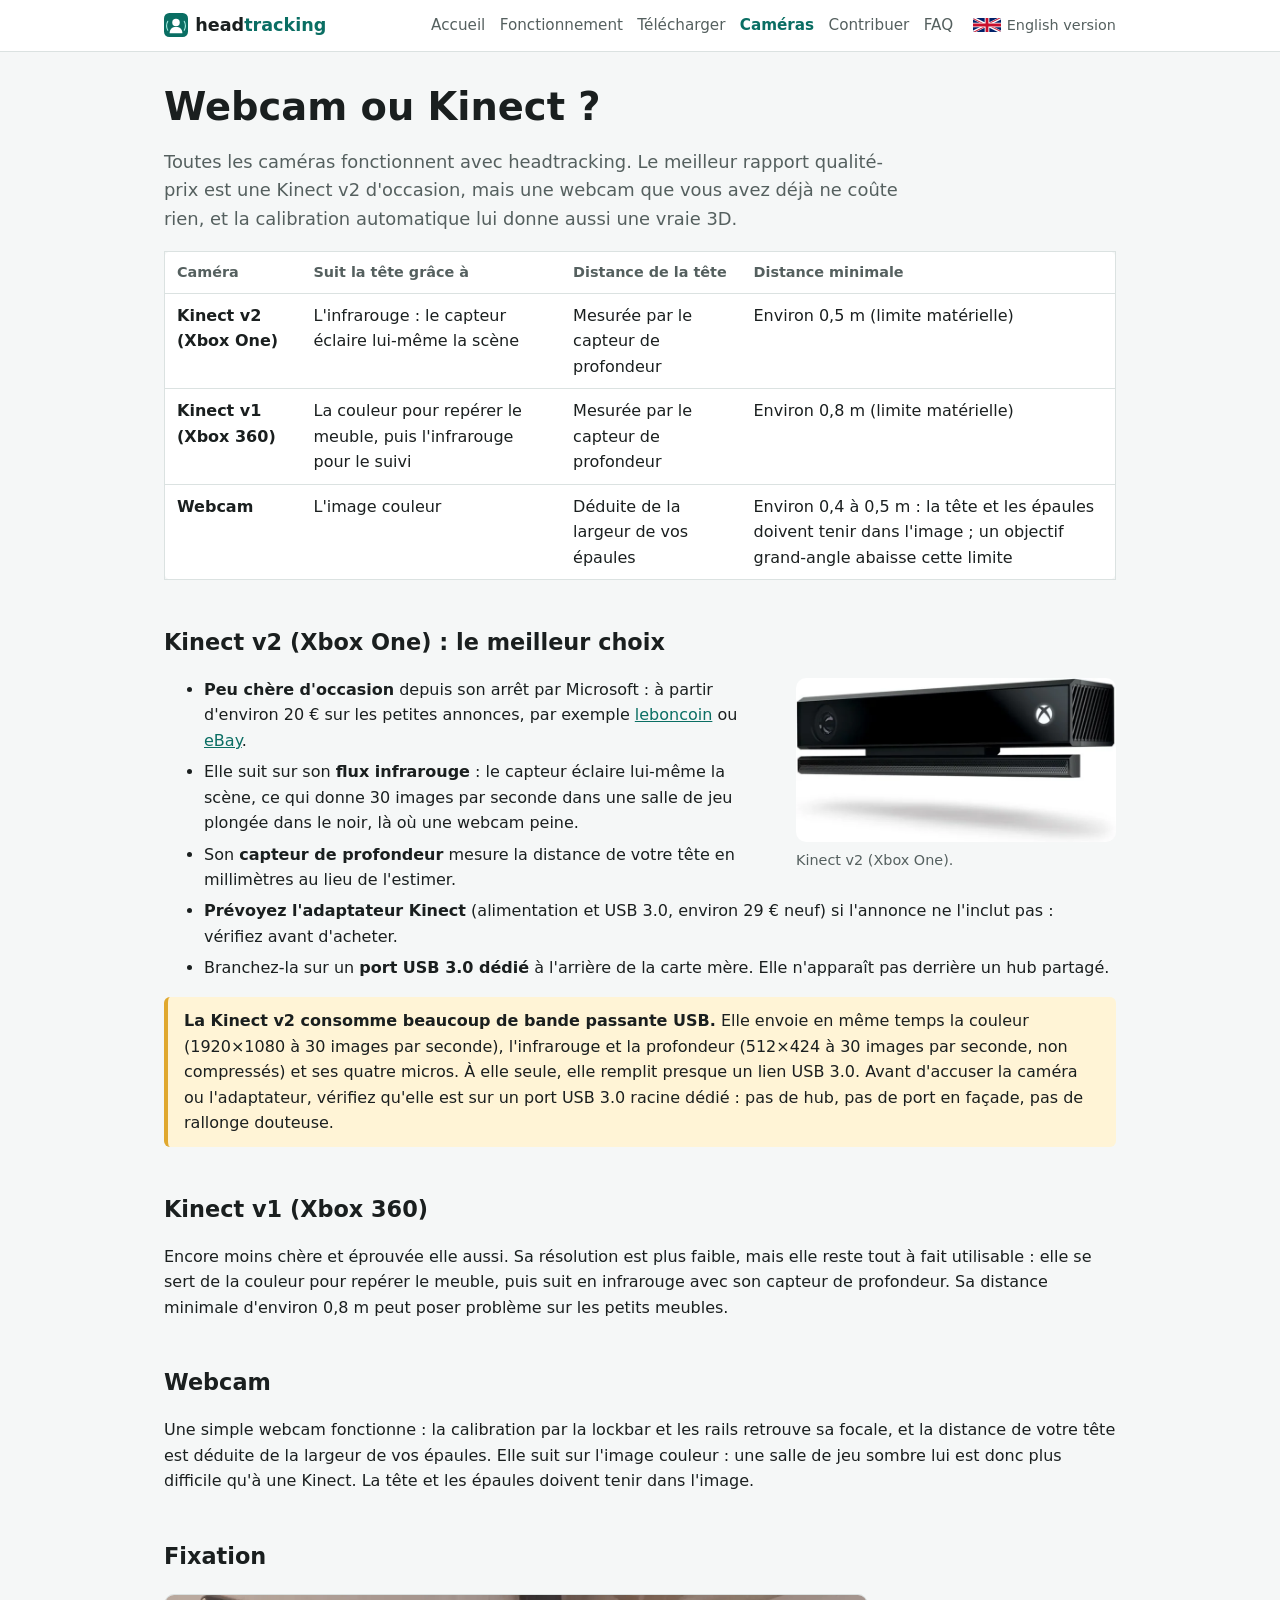
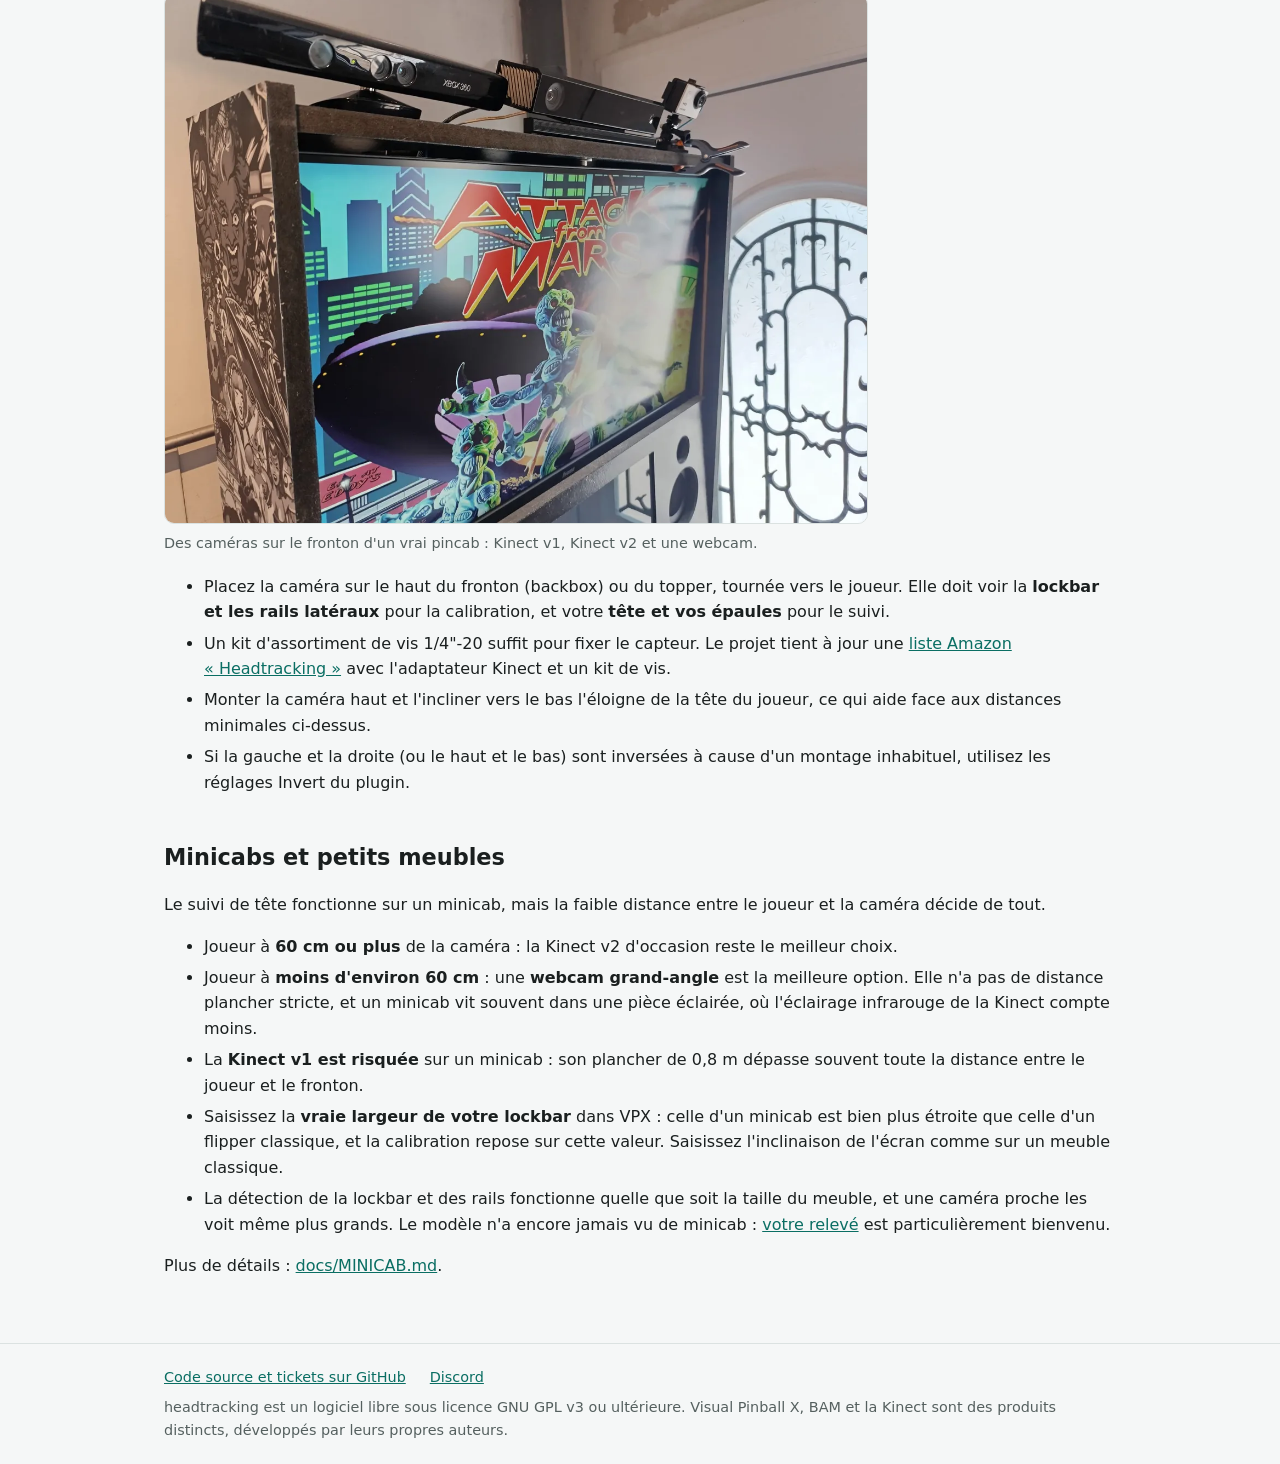
<file: docs/fr/hardware.html>
<!doctype html>
<html lang="fr">
<head>
<meta charset="utf-8">
<meta name="viewport" content="width=device-width, initial-scale=1">
<title>Webcam ou Kinect pour le suivi de tête d&#x27;un pincab : caméras et fixation – headtracking</title>
<meta name="description" content="Quelle caméra pour le suivi de tête dans Visual Pinball X : Kinect v2, Kinect v1 ou webcam. Suivi infrarouge dans le noir, distances minimales, USB 3.0, fixation sur le fronton, conseils minicab.">
<link rel="canonical" href="https://le-syl21.github.io/headtracking/fr/hardware.html">
<link rel="alternate" hreflang="en" href="https://le-syl21.github.io/headtracking/hardware.html">
<link rel="alternate" hreflang="fr" href="https://le-syl21.github.io/headtracking/fr/hardware.html">
<link rel="alternate" hreflang="x-default" href="https://le-syl21.github.io/headtracking/hardware.html">
<meta property="og:type" content="website">
<meta property="og:site_name" content="headtracking">
<meta property="og:title" content="Webcam ou Kinect pour le suivi de tête d&#x27;un pincab : caméras et fixation – headtracking">
<meta property="og:description" content="Quelle caméra pour le suivi de tête dans Visual Pinball X : Kinect v2, Kinect v1 ou webcam. Suivi infrarouge dans le noir, distances minimales, USB 3.0, fixation sur le fronton, conseils minicab.">
<meta property="og:url" content="https://le-syl21.github.io/headtracking/fr/hardware.html">
<meta property="og:image" content="https://le-syl21.github.io/headtracking/img/og.jpg">
<meta property="og:image:width" content="1200">
<meta property="og:image:height" content="630">
<meta property="og:image:alt" content="Un pincab sous Visual Pinball X avec des caméras de suivi de tête sur le fronton">
<meta property="og:locale" content="fr_FR">
<meta property="og:locale:alternate" content="en_GB">
<meta name="twitter:card" content="summary_large_image">
<meta name="twitter:title" content="Webcam ou Kinect pour le suivi de tête d&#x27;un pincab : caméras et fixation – headtracking">
<meta name="twitter:description" content="Quelle caméra pour le suivi de tête dans Visual Pinball X : Kinect v2, Kinect v1 ou webcam. Suivi infrarouge dans le noir, distances minimales, USB 3.0, fixation sur le fronton, conseils minicab.">
<meta name="twitter:image" content="https://le-syl21.github.io/headtracking/img/og.jpg">
<meta name="color-scheme" content="light dark">
<link rel="icon" type="image/svg+xml" href="../img/favicon.svg">
<link rel="stylesheet" href="../style.css">
<script type="application/ld+json">{"@context": "https://schema.org", "@graph": [{"@type": "SoftwareApplication", "@id": "https://le-syl21.github.io/headtracking/#app", "name": "headtracking", "description": "Plugin libre de suivi de tête pour Visual Pinball X, avec une webcam ou une Kinect v1/v2, calibré automatiquement par la lockbar et les rails latéraux du meuble.", "applicationCategory": "GameApplication", "operatingSystem": "Linux, Windows, macOS", "softwareRequirements": "Visual Pinball X 10.8.1 or later", "url": "https://le-syl21.github.io/headtracking/", "downloadUrl": "https://github.com/Le-Syl21/headtracking/releases", "image": "https://le-syl21.github.io/headtracking/img/og.jpg", "license": "https://www.gnu.org/licenses/gpl-3.0.html", "codeRepository": "https://github.com/Le-Syl21/headtracking", "isAccessibleForFree": true, "offers": {"@type": "Offer", "price": "0", "priceCurrency": "EUR"}, "softwareVersion": "0.0.40"}, {"@type": "WebPage", "name": "Webcam ou Kinect pour le suivi de tête d'un pincab : caméras et fixation – headtracking", "description": "Quelle caméra pour le suivi de tête dans Visual Pinball X : Kinect v2, Kinect v1 ou webcam. Suivi infrarouge dans le noir, distances minimales, USB 3.0, fixation sur le fronton, conseils minicab.", "url": "https://le-syl21.github.io/headtracking/fr/hardware.html", "inLanguage": "fr", "about": {"@id": "https://le-syl21.github.io/headtracking/#app"}}]}</script>
</head>
<body>
<header class="site"><div class="wrap">
<a class="brand" href="./"><img src="../img/favicon.svg" alt="" width="24" height="24"><span>head<b>tracking</b></span></a>
<nav class="main"><a href="./">Accueil</a><a href="how-it-works.html">Fonctionnement</a><a href="download.html">Télécharger</a><a href="hardware.html" aria-current="page">Caméras</a><a href="contribute.html">Contribuer</a><a href="faq.html">FAQ</a></nav>
<a class="lang" href="../hardware.html" hreflang="en" lang="en"><img src="../img/gb.svg" alt="" width="21" height="14">English version</a>
</div></header>
<main><div class="wrap">
<h1>Webcam ou Kinect ?</h1>
<p class="lead">Toutes les caméras fonctionnent avec headtracking. Le meilleur rapport qualité-prix est une Kinect v2
d'occasion, mais une webcam que vous avez déjà ne coûte rien, et la calibration automatique lui donne aussi une vraie
3D.</p>
<div class="table"><table><thead><tr><th>Caméra</th><th>Suit la tête grâce à</th><th>Distance de la tête</th><th>Distance minimale</th></tr></thead><tbody><tr><td><strong>Kinect v2 (Xbox One)</strong></td><td>L'infrarouge : le capteur éclaire lui-même la scène</td><td>Mesurée par le capteur de profondeur</td><td>Environ 0,5 m (limite matérielle)</td></tr><tr><td><strong>Kinect v1 (Xbox 360)</strong></td><td>La couleur pour repérer le meuble, puis l'infrarouge pour le suivi</td><td>Mesurée par le capteur de profondeur</td><td>Environ 0,8 m (limite matérielle)</td></tr><tr><td><strong>Webcam</strong></td><td>L'image couleur</td><td>Déduite de la largeur de vos épaules</td><td>Environ 0,4 à 0,5 m : la tête et les épaules doivent tenir dans l'image ; un objectif grand-angle abaisse cette limite</td></tr></tbody></table></div>

<h2 id="kinect-v2">Kinect v2 (Xbox One) : le meilleur choix</h2>
<figure class="side"><img src="../img/kinect-v2.webp" width="700" height="358" alt="Barre de capteurs Kinect v2 (Xbox One)" loading="lazy"><figcaption>Kinect v2 (Xbox One).</figcaption></figure>
<ul>
<li><strong>Peu chère d'occasion</strong> depuis son arrêt par Microsoft : à partir d'environ 20 € sur les petites
annonces, par exemple <a href="https://www.leboncoin.fr/recherche?text=%22Kinect%22%20Xbox%20One&amp;shippable=1&amp;price=20-max&amp;transaction_status=search__no_value&amp;owner_type=private&amp;sort=price&amp;order=asc">leboncoin</a> ou <a href="https://www.ebay.fr/sch/i.html?_nkw=kinect+xbox+one&amp;_sacat=54968&amp;_from=R40&amp;LH_TitleDesc=0&amp;_sop=2&amp;Marque=Microsoft&amp;_dcat=54968">eBay</a>.</li>
<li>Elle suit sur son <strong>flux infrarouge</strong> : le capteur éclaire lui-même la scène, ce qui donne 30 images
par seconde dans une salle de jeu plongée dans le noir, là où une webcam peine.</li>
<li>Son <strong>capteur de profondeur</strong> mesure la distance de votre tête en millimètres au lieu de
l'estimer.</li>
<li><strong>Prévoyez l'adaptateur Kinect</strong> (alimentation et USB 3.0, environ 29 € neuf) si l'annonce ne
l'inclut pas : vérifiez avant d'acheter.</li>
<li>Branchez-la sur un <strong>port USB 3.0 dédié</strong> à l'arrière de la carte mère. Elle n'apparaît pas derrière
un hub partagé.</li>
</ul>
<div class="note clear"><strong>La Kinect v2 consomme beaucoup de bande passante USB.</strong> Elle envoie en même temps
la couleur (1920×1080 à 30 images par seconde), l'infrarouge et la profondeur (512×424 à 30 images par seconde, non
compressés) et ses quatre micros. À elle seule, elle remplit presque un lien USB 3.0. Avant d'accuser la caméra ou
l'adaptateur, vérifiez qu'elle est sur un port USB 3.0 racine dédié : pas de hub, pas de port en façade, pas de
rallonge douteuse.</div>

<h2>Kinect v1 (Xbox 360)</h2>
<p>Encore moins chère et éprouvée elle aussi. Sa résolution est plus faible, mais elle reste tout à fait utilisable :
elle se sert de la couleur pour repérer le meuble, puis suit en infrarouge avec son capteur de profondeur. Sa distance
minimale d'environ 0,8 m peut poser problème sur les petits meubles.</p>

<h2>Webcam</h2>
<p>Une simple webcam fonctionne : la calibration par la lockbar et les rails retrouve sa focale, et la distance de
votre tête est déduite de la largeur de vos épaules. Elle suit sur l'image couleur : une salle de jeu sombre lui
est donc plus difficile qu'à une Kinect. La tête et les épaules doivent tenir dans l'image.</p>

<h2 id="mounting">Fixation</h2>
<figure><img src="../img/setup-backbox.webp" width="1280" height="964" alt="Une Kinect pour Xbox 360, une Kinect pour Xbox One et une petite webcam sur le haut du fronton d&#x27;un flipper" loading="lazy"><figcaption>Des caméras sur le fronton d'un vrai pincab : Kinect v1, Kinect v2 et une webcam.</figcaption></figure>
<ul>
<li>Placez la caméra sur le haut du fronton (backbox) ou du topper, tournée vers le joueur. Elle doit voir la
<strong>lockbar et les rails latéraux</strong> pour la calibration, et votre <strong>tête et vos épaules</strong> pour
le suivi.</li>
<li>Un kit d'assortiment de vis 1/4"-20 suffit pour fixer le capteur. Le projet tient à jour une
<a href="https://www.amazon.fr/hz/wishlist/ls/ZFKFTI03HIJ3">liste Amazon « Headtracking »</a> avec l'adaptateur Kinect et un kit de vis.</li>
<li>Monter la caméra haut et l'incliner vers le bas l'éloigne de la tête du joueur, ce qui aide face aux distances
minimales ci-dessus.</li>
<li>Si la gauche et la droite (ou le haut et le bas) sont inversées à cause d'un montage inhabituel, utilisez les
réglages Invert du plugin.</li>
</ul>

<h2 id="minicab">Minicabs et petits meubles</h2>
<p>Le suivi de tête fonctionne sur un minicab, mais la faible distance entre le joueur et la caméra décide de tout.</p>
<ul>
<li>Joueur à <strong>60 cm ou plus</strong> de la caméra : la Kinect v2 d'occasion reste le meilleur choix.</li>
<li>Joueur à <strong>moins d'environ 60 cm</strong> : une <strong>webcam grand-angle</strong> est la meilleure option.
Elle n'a pas de distance plancher stricte, et un minicab vit souvent dans une pièce éclairée, où l'éclairage
infrarouge de la Kinect compte moins.</li>
<li>La <strong>Kinect v1 est risquée</strong> sur un minicab : son plancher de 0,8 m dépasse souvent toute la distance
entre le joueur et le fronton.</li>
<li>Saisissez la <strong>vraie largeur de votre lockbar</strong> dans VPX : celle d'un minicab est bien plus étroite que
celle d'un flipper classique, et la calibration repose sur cette valeur. Saisissez l'inclinaison de l'écran comme sur
un meuble classique.</li>
<li>La détection de la lockbar et des rails fonctionne quelle que soit la taille du meuble, et une caméra proche les
voit même plus grands. Le modèle n'a encore jamais vu de minicab : <a href="contribute.html">votre relevé</a> est
particulièrement bienvenu.</li>
</ul>
<p>Plus de détails : <a href="https://github.com/Le-Syl21/headtracking/blob/main/docs/MINICAB.md">docs/MINICAB.md</a>.</p>
</div></main>
<footer class="site"><div class="wrap">
<a href="https://github.com/Le-Syl21/headtracking">Code source et tickets sur GitHub</a>
<a href="https://discord.gg/cFcNrt9AY">Discord</a>
<span>headtracking est un logiciel libre sous licence GNU GPL v3 ou ultérieure. Visual Pinball X, BAM et la Kinect sont des produits distincts, développés par leurs propres auteurs.</span>
</div></footer>
</body>
</html>
</file>
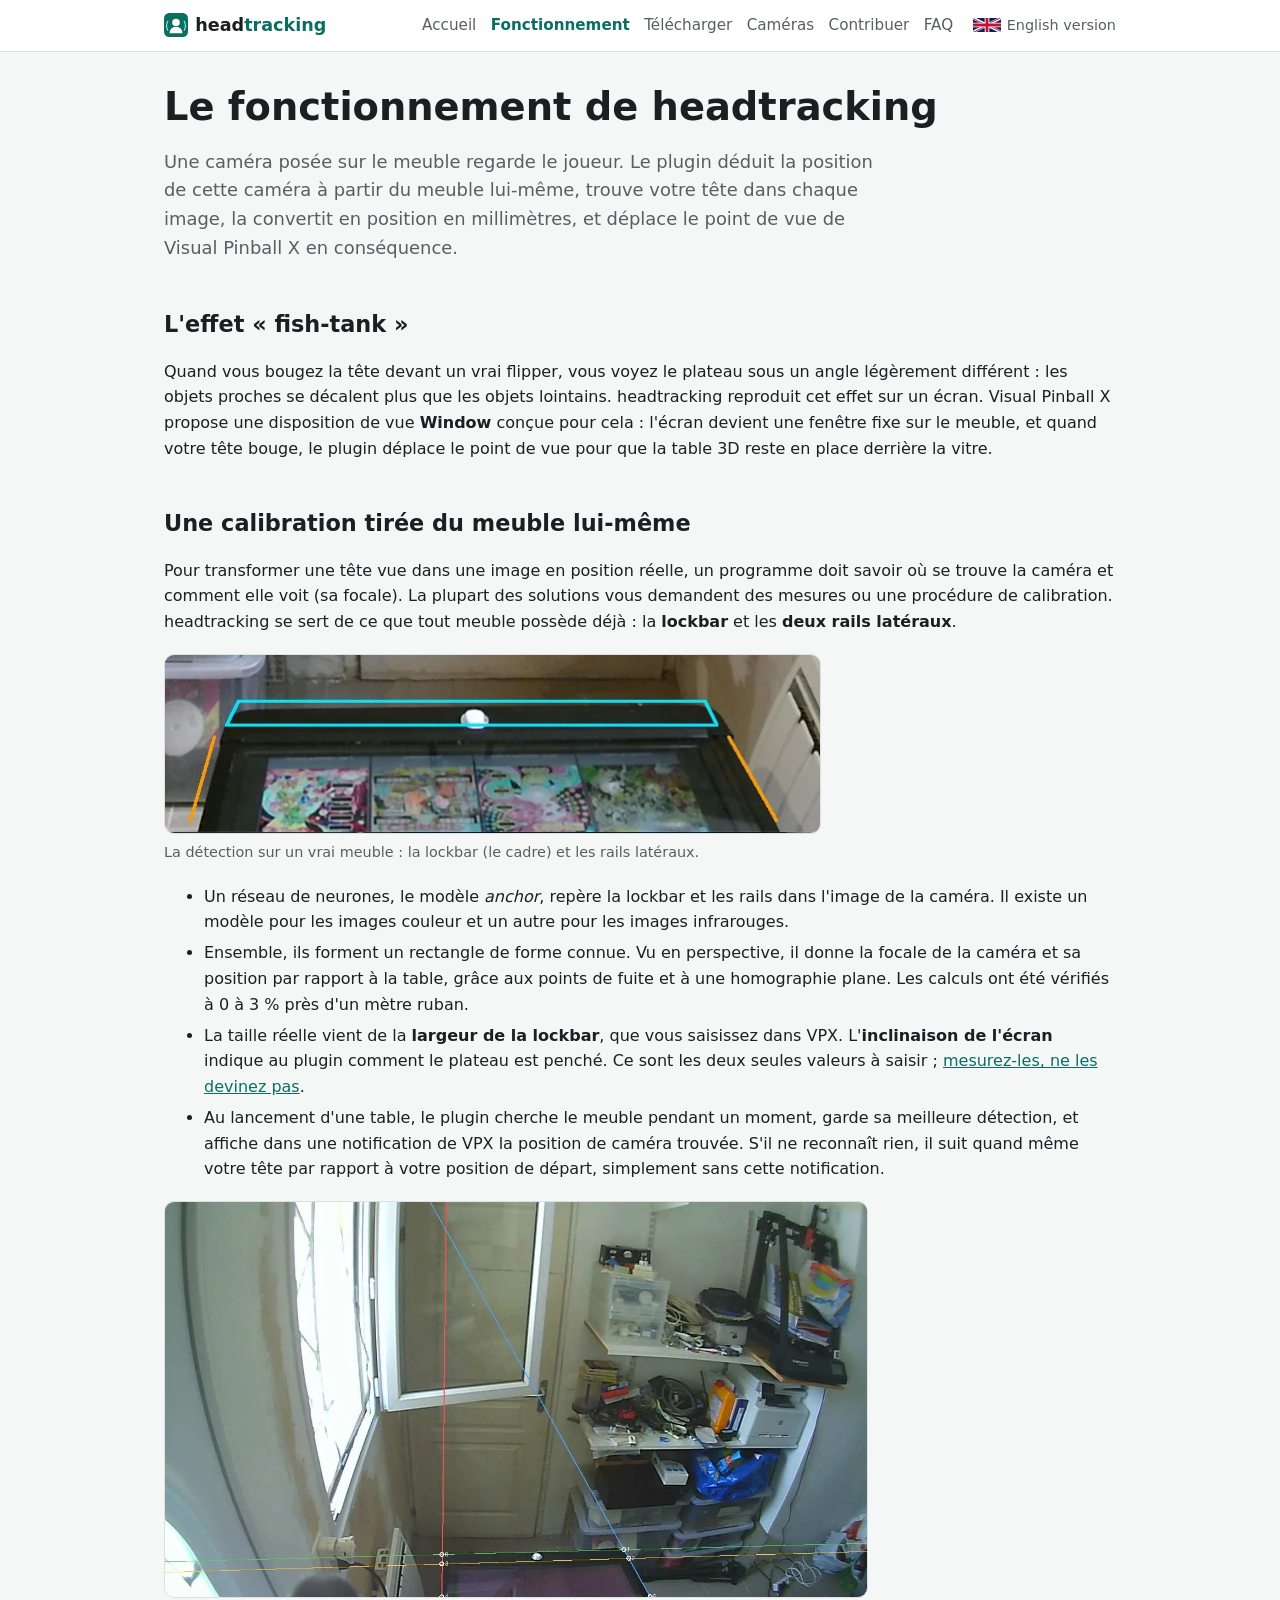
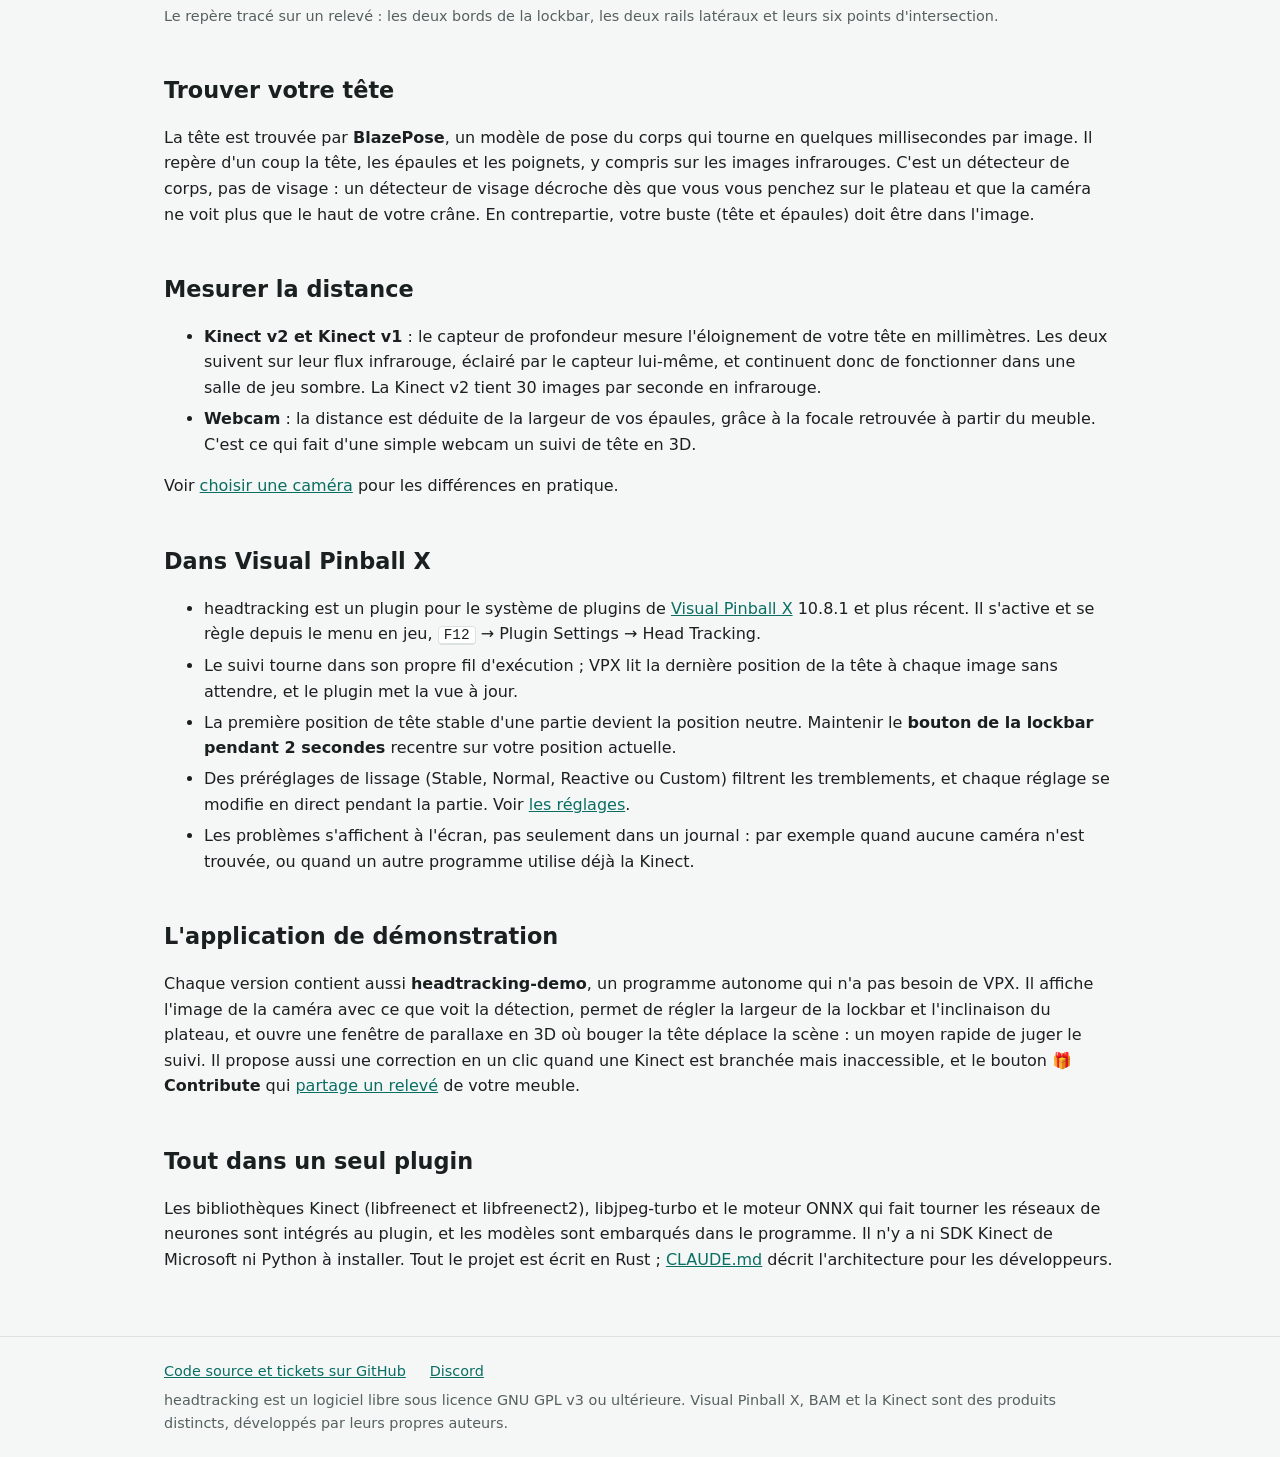
<file: docs/fr/how-it-works.html>
<!doctype html>
<html lang="fr">
<head>
<meta charset="utf-8">
<meta name="viewport" content="width=device-width, initial-scale=1">
<title>Fonctionnement du suivi de tête pour VPX : calibration automatique par la lockbar – headtracking</title>
<meta name="description" content="Comment headtracking donne à Visual Pinball X un point de vue qui suit la tête : position de la caméra par la lockbar et les rails, tête trouvée par un modèle du corps, distance par Kinect ou webcam, vue en direct dans le plugin VPX.">
<link rel="canonical" href="https://le-syl21.github.io/headtracking/fr/how-it-works.html">
<link rel="alternate" hreflang="en" href="https://le-syl21.github.io/headtracking/how-it-works.html">
<link rel="alternate" hreflang="fr" href="https://le-syl21.github.io/headtracking/fr/how-it-works.html">
<link rel="alternate" hreflang="x-default" href="https://le-syl21.github.io/headtracking/how-it-works.html">
<meta property="og:type" content="website">
<meta property="og:site_name" content="headtracking">
<meta property="og:title" content="Fonctionnement du suivi de tête pour VPX : calibration automatique par la lockbar – headtracking">
<meta property="og:description" content="Comment headtracking donne à Visual Pinball X un point de vue qui suit la tête : position de la caméra par la lockbar et les rails, tête trouvée par un modèle du corps, distance par Kinect ou webcam, vue en direct dans le plugin VPX.">
<meta property="og:url" content="https://le-syl21.github.io/headtracking/fr/how-it-works.html">
<meta property="og:image" content="https://le-syl21.github.io/headtracking/img/og.jpg">
<meta property="og:image:width" content="1200">
<meta property="og:image:height" content="630">
<meta property="og:image:alt" content="Un pincab sous Visual Pinball X avec des caméras de suivi de tête sur le fronton">
<meta property="og:locale" content="fr_FR">
<meta property="og:locale:alternate" content="en_GB">
<meta name="twitter:card" content="summary_large_image">
<meta name="twitter:title" content="Fonctionnement du suivi de tête pour VPX : calibration automatique par la lockbar – headtracking">
<meta name="twitter:description" content="Comment headtracking donne à Visual Pinball X un point de vue qui suit la tête : position de la caméra par la lockbar et les rails, tête trouvée par un modèle du corps, distance par Kinect ou webcam, vue en direct dans le plugin VPX.">
<meta name="twitter:image" content="https://le-syl21.github.io/headtracking/img/og.jpg">
<meta name="color-scheme" content="light dark">
<link rel="icon" type="image/svg+xml" href="../img/favicon.svg">
<link rel="stylesheet" href="../style.css">
<script type="application/ld+json">{"@context": "https://schema.org", "@graph": [{"@type": "SoftwareApplication", "@id": "https://le-syl21.github.io/headtracking/#app", "name": "headtracking", "description": "Plugin libre de suivi de tête pour Visual Pinball X, avec une webcam ou une Kinect v1/v2, calibré automatiquement par la lockbar et les rails latéraux du meuble.", "applicationCategory": "GameApplication", "operatingSystem": "Linux, Windows, macOS", "softwareRequirements": "Visual Pinball X 10.8.1 or later", "url": "https://le-syl21.github.io/headtracking/", "downloadUrl": "https://github.com/Le-Syl21/headtracking/releases", "image": "https://le-syl21.github.io/headtracking/img/og.jpg", "license": "https://www.gnu.org/licenses/gpl-3.0.html", "codeRepository": "https://github.com/Le-Syl21/headtracking", "isAccessibleForFree": true, "offers": {"@type": "Offer", "price": "0", "priceCurrency": "EUR"}, "softwareVersion": "0.0.40"}, {"@type": "WebPage", "name": "Fonctionnement du suivi de tête pour VPX : calibration automatique par la lockbar – headtracking", "description": "Comment headtracking donne à Visual Pinball X un point de vue qui suit la tête : position de la caméra par la lockbar et les rails, tête trouvée par un modèle du corps, distance par Kinect ou webcam, vue en direct dans le plugin VPX.", "url": "https://le-syl21.github.io/headtracking/fr/how-it-works.html", "inLanguage": "fr", "about": {"@id": "https://le-syl21.github.io/headtracking/#app"}}]}</script>
</head>
<body>
<header class="site"><div class="wrap">
<a class="brand" href="./"><img src="../img/favicon.svg" alt="" width="24" height="24"><span>head<b>tracking</b></span></a>
<nav class="main"><a href="./">Accueil</a><a href="how-it-works.html" aria-current="page">Fonctionnement</a><a href="download.html">Télécharger</a><a href="hardware.html">Caméras</a><a href="contribute.html">Contribuer</a><a href="faq.html">FAQ</a></nav>
<a class="lang" href="../how-it-works.html" hreflang="en" lang="en"><img src="../img/gb.svg" alt="" width="21" height="14">English version</a>
</div></header>
<main><div class="wrap">
<h1>Le fonctionnement de headtracking</h1>
<p class="lead">Une caméra posée sur le meuble regarde le joueur. Le plugin déduit la position de cette caméra à
partir du meuble lui-même, trouve votre tête dans chaque image, la convertit en position en millimètres, et déplace le
point de vue de Visual Pinball X en conséquence.</p>

<h2>L'effet « fish-tank »</h2>
<p>Quand vous bougez la tête devant un vrai flipper, vous voyez le plateau sous un angle légèrement différent : les
objets proches se décalent plus que les objets lointains. headtracking reproduit cet effet sur un écran. Visual Pinball
X propose une disposition de vue <strong>Window</strong> conçue pour cela : l'écran devient une fenêtre fixe sur le
meuble, et quand votre tête bouge, le plugin déplace le point de vue pour que la table 3D reste en place derrière la
vitre.</p>

<h2 id="calibration">Une calibration tirée du meuble lui-même</h2>
<p>Pour transformer une tête vue dans une image en position réelle, un programme doit savoir où se trouve la caméra et
comment elle voit (sa focale). La plupart des solutions vous demandent des mesures ou une procédure de calibration.
headtracking se sert de ce que tout meuble possède déjà : la <strong>lockbar</strong> et les <strong>deux rails
latéraux</strong>.</p>
<figure><img src="../img/lockbar-detection.webp" width="657" height="179" alt="Lockbar encadrée et rails latéraux marqués par des lignes sur un vrai meuble" loading="lazy"><figcaption>La détection sur un vrai meuble : la lockbar (le cadre) et les rails latéraux.</figcaption></figure>
<ul>
<li>Un réseau de neurones, le modèle <em>anchor</em>, repère la lockbar et les rails dans l'image de la caméra. Il
existe un modèle pour les images couleur et un autre pour les images infrarouges.</li>
<li>Ensemble, ils forment un rectangle de forme connue. Vu en perspective, il donne la focale de la caméra et sa
position par rapport à la table, grâce aux points de fuite et à une homographie plane. Les calculs ont été vérifiés à
0 à 3&nbsp;% près d'un mètre ruban.</li>
<li>La taille réelle vient de la <strong>largeur de la lockbar</strong>, que vous saisissez dans VPX.
L'<strong>inclinaison de l'écran</strong> indique au plugin comment le plateau est penché. Ce sont les deux seules
valeurs à saisir ; <a href="download.html#setup">mesurez-les, ne les devinez pas</a>.</li>
<li>Au lancement d'une table, le plugin cherche le meuble pendant un moment, garde sa meilleure détection, et affiche
dans une notification de VPX la position de caméra trouvée. S'il ne reconnaît rien, il suit quand même votre tête par
rapport à votre position de départ, simplement sans cette notification.</li>
</ul>
<figure><img src="../img/anchor-check.webp" width="1280" height="720" alt="Vue de la caméra depuis le fronton, avec quatre lignes tracées le long de la lockbar et des rails, et leurs points d&#x27;intersection" loading="lazy"><figcaption>Le repère tracé sur un relevé : les deux bords de la lockbar, les deux rails latéraux et leurs six points d'intersection.</figcaption></figure>

<h2>Trouver votre tête</h2>
<p>La tête est trouvée par <strong>BlazePose</strong>, un modèle de pose du corps qui tourne en quelques millisecondes
par image. Il repère d'un coup la tête, les épaules et les poignets, y compris sur les images infrarouges. C'est un
détecteur de corps, pas de visage : un détecteur de visage décroche dès que vous vous penchez sur le plateau et que la
caméra ne voit plus que le haut de votre crâne. En contrepartie, votre buste (tête et épaules) doit être dans
l'image.</p>

<h2>Mesurer la distance</h2>
<ul>
<li><strong>Kinect v2 et Kinect v1</strong> : le capteur de profondeur mesure l'éloignement de votre tête en
millimètres. Les deux suivent sur leur flux infrarouge, éclairé par le capteur lui-même, et continuent donc de
fonctionner dans une salle de jeu sombre. La Kinect v2 tient 30 images par seconde en infrarouge.</li>
<li><strong>Webcam</strong> : la distance est déduite de la largeur de vos épaules, grâce à la focale retrouvée à
partir du meuble. C'est ce qui fait d'une simple webcam un suivi de tête en 3D.</li>
</ul>
<p>Voir <a href="hardware.html">choisir une caméra</a> pour les différences en pratique.</p>

<h2>Dans Visual Pinball X</h2>
<ul>
<li>headtracking est un plugin pour le système de plugins de <a href="https://github.com/vpinball/vpinball">Visual Pinball X</a> 10.8.1 et plus
récent. Il s'active et se règle depuis le menu en jeu, <kbd>F12</kbd> → Plugin Settings → Head Tracking.</li>
<li>Le suivi tourne dans son propre fil d'exécution ; VPX lit la dernière position de la tête à chaque image sans
attendre, et le plugin met la vue à jour.</li>
<li>La première position de tête stable d'une partie devient la position neutre. Maintenir le <strong>bouton de la
lockbar pendant 2 secondes</strong> recentre sur votre position actuelle.</li>
<li>Des préréglages de lissage (Stable, Normal, Reactive ou Custom) filtrent les tremblements, et chaque réglage se
modifie en direct pendant la partie. Voir <a href="download.html#settings">les réglages</a>.</li>
<li>Les problèmes s'affichent à l'écran, pas seulement dans un journal : par exemple quand aucune caméra n'est trouvée,
ou quand un autre programme utilise déjà la Kinect.</li>
</ul>

<h2 id="demo">L'application de démonstration</h2>
<p>Chaque version contient aussi <strong>headtracking-demo</strong>, un programme autonome qui n'a pas besoin de VPX.
Il affiche l'image de la caméra avec ce que voit la détection, permet de régler la largeur de la lockbar et
l'inclinaison du plateau, et ouvre une fenêtre de parallaxe en 3D où bouger la tête déplace la scène : un moyen rapide
de juger le suivi. Il propose aussi une correction en un clic quand une Kinect est branchée mais inaccessible, et le
bouton <strong>🎁 Contribute</strong> qui <a href="contribute.html">partage un relevé</a> de votre meuble.</p>

<h2>Tout dans un seul plugin</h2>
<p>Les bibliothèques Kinect (libfreenect et libfreenect2), libjpeg-turbo et le moteur ONNX qui fait tourner les
réseaux de neurones sont intégrés au plugin, et les modèles sont embarqués dans le programme. Il n'y a ni SDK Kinect de
Microsoft ni Python à installer. Tout le projet est écrit en Rust ; <a href="https://github.com/Le-Syl21/headtracking/blob/main/CLAUDE.md">CLAUDE.md</a> décrit
l'architecture pour les développeurs.</p>
</div></main>
<footer class="site"><div class="wrap">
<a href="https://github.com/Le-Syl21/headtracking">Code source et tickets sur GitHub</a>
<a href="https://discord.gg/cFcNrt9AY">Discord</a>
<span>headtracking est un logiciel libre sous licence GNU GPL v3 ou ultérieure. Visual Pinball X, BAM et la Kinect sont des produits distincts, développés par leurs propres auteurs.</span>
</div></footer>
</body>
</html>
</file>
<file: docs/style.css>
:root {
  --bg: #f5f7f7;
  --surface: #ffffff;
  --text: #1a1f1f;
  --muted: #55605f;
  --line: #dbe2e1;
  --accent: #0a6e63;
  --accent-strong: #075249;
  --accent-soft: #e2f2ef;
  --on-accent: #ffffff;
  --code-bg: #eaefee;
  --warn-bg: #fff4d6;
  --warn-line: #e0a82e;
  --danger-bg: #fde8e6;
  --danger-line: #d4483b;
  --hero-from: #e2f2ef;
  --hero-to: #f5f7f7;
}
@media (prefers-color-scheme: dark) {
  :root:not([data-theme="light"]) {
    --bg: #111615;
    --surface: #1a2020;
    --text: #e6eceb;
    --muted: #a0acaa;
    --line: #2f3a39;
    --accent: #5fd4c1;
    --accent-strong: #8fe5d7;
    --accent-soft: #173430;
    --on-accent: #06201c;
    --code-bg: #232b2a;
    --warn-bg: #3a2f12;
    --warn-line: #a88420;
    --danger-bg: #3a1a17;
    --danger-line: #c0574c;
    --hero-from: #14302c;
    --hero-to: #111615;
  }
}
:root[data-theme="dark"] {
  --bg: #111615;
  --surface: #1a2020;
  --text: #e6eceb;
  --muted: #a0acaa;
  --line: #2f3a39;
  --accent: #5fd4c1;
  --accent-strong: #8fe5d7;
  --accent-soft: #173430;
  --on-accent: #06201c;
  --code-bg: #232b2a;
  --warn-bg: #3a2f12;
  --warn-line: #a88420;
  --danger-bg: #3a1a17;
  --danger-line: #c0574c;
  --hero-from: #14302c;
  --hero-to: #111615;
}

* { box-sizing: border-box; }
html { -webkit-text-size-adjust: 100%; }
body {
  margin: 0;
  background: var(--bg);
  color: var(--text);
  font: 16px/1.6 system-ui, -apple-system, "Segoe UI", Roboto, "Helvetica Neue", Arial, sans-serif;
}
a { color: var(--accent); }
a:hover { color: var(--accent-strong); }
img { max-width: 100%; height: auto; }
code, pre, kbd { font-family: ui-monospace, SFMono-Regular, Menlo, Consolas, monospace; font-size: 0.9em; }
code { background: var(--code-bg); padding: 0.1em 0.35em; border-radius: 4px; overflow-wrap: anywhere; }
kbd { background: var(--surface); border: 1px solid var(--line); border-bottom-width: 2px; padding: 0 0.35em; border-radius: 4px; }
pre { background: var(--code-bg); padding: 0.9rem 1rem; border-radius: 8px; overflow-x: auto; line-height: 1.45; }
pre code { background: none; padding: 0; overflow-wrap: normal; }
.muted { color: var(--muted); font-size: 0.92rem; }

.wrap { max-width: 62rem; margin: 0 auto; padding-inline: 1.25rem; }

header.site { background: var(--surface); border-bottom: 1px solid var(--line); }
header.site .wrap { display: flex; flex-wrap: wrap; align-items: center; gap: 0.5rem 1.25rem; padding-block: 0.7rem; }
.brand { display: inline-flex; align-items: center; gap: 0.45rem; font-weight: 700; font-size: 1.1rem; color: var(--text); text-decoration: none; margin-right: auto; }
.brand img { width: 24px; height: 24px; }
.brand b { color: var(--accent); font-weight: inherit; }
nav.main { display: flex; flex-wrap: wrap; gap: 0.2rem 0.9rem; }
nav.main a { color: var(--muted); text-decoration: none; font-size: 0.95rem; }
nav.main a:hover, nav.main a[aria-current="page"] { color: var(--accent); }
nav.main a[aria-current="page"] { font-weight: 600; }
.lang { display: inline-flex; align-items: center; gap: 0.35rem; font-size: 0.9rem; color: var(--muted); text-decoration: none; }
.lang img { height: 14px; width: auto; border-radius: 2px; }

main { padding-block: 2rem 3rem; }
h1 { font-size: clamp(1.7rem, 4vw, 2.4rem); line-height: 1.2; margin: 0 0 0.6rem; }
h2 { font-size: 1.4rem; margin: 2.4rem 0 0.8rem; padding-top: 0.4rem; scroll-margin-top: 1rem; }
h3 { font-size: 1.1rem; margin: 1.6rem 0 0.5rem; }
.lead { font-size: 1.12rem; color: var(--muted); max-width: 46rem; }

.hero { background: linear-gradient(160deg, var(--hero-from), var(--hero-to)); border: 1px solid var(--line); border-radius: 16px; padding: clamp(1.2rem, 4vw, 2.4rem); margin-bottom: 1.5rem; }
.hero h1 { font-size: clamp(1.9rem, 5vw, 2.8rem); }
.hero .lead { color: var(--text); }
.hero.split { display: grid; grid-template-columns: minmax(0, 1.2fr) minmax(0, 1fr); gap: 1.5rem 2rem; align-items: center; }
.hero.split figure { margin: 0; }
.eyebrow { margin: 0 0 0.4rem; font-size: 0.85rem; font-weight: 600; letter-spacing: 0.04em; text-transform: uppercase; color: var(--accent); }
.actions { display: flex; flex-wrap: wrap; gap: 0.6rem; margin: 1.2rem 0 0; }

.cards { display: grid; grid-template-columns: repeat(auto-fit, minmax(13.5rem, 1fr)); gap: 1rem; margin-top: 1.5rem; }
.card { background: var(--surface); border: 1px solid var(--line); border-radius: 12px; padding: 1rem 1.1rem; display: flex; flex-direction: column; }
.card h3 { margin: 0 0 0.4rem; }
.card p { margin: 0 0 0.8rem; color: var(--muted); font-size: 0.95rem; flex: 1; }
.card a.more { font-weight: 600; text-decoration: none; }

ul.features li { margin-bottom: 0.55rem; }

figure { margin: 1.2rem 0; }
figure img { display: block; border-radius: 10px; border: 1px solid var(--line); }
figcaption { color: var(--muted); font-size: 0.9rem; margin-top: 0.45rem; }
.gallery { display: grid; grid-template-columns: repeat(auto-fit, minmax(15rem, 1fr)); gap: 1rem; margin: 1.2rem 0; }
.gallery figure { margin: 0; }
.gallery img { width: 100%; aspect-ratio: 4 / 3; object-fit: cover; }
figure.side { float: right; width: min(20rem, 45%); margin: 0.3rem 0 1rem 1.5rem; }
figure.side img { border: 0; }
.clear { clear: both; }
main .wrap > figure img { max-width: min(100%, 44rem); }

ol.steps { counter-reset: step; list-style: none; padding-left: 0; }
ol.steps > li { counter-increment: step; position: relative; padding-left: 2.6rem; margin-bottom: 0.9rem; }
ol.steps > li::before { content: counter(step); position: absolute; left: 0; top: 0.05rem; width: 1.8rem; height: 1.8rem; border-radius: 50%; background: var(--accent-soft); color: var(--accent); font-weight: 700; display: grid; place-items: center; font-size: 0.95rem; }

.table { overflow-x: auto; margin: 0.8rem 0; }
table { border-collapse: collapse; width: 100%; background: var(--surface); border: 1px solid var(--line); border-radius: 8px; }
th, td { text-align: left; padding: 0.55rem 0.75rem; border-bottom: 1px solid var(--line); vertical-align: top; }
th { font-size: 0.9rem; color: var(--muted); font-weight: 600; }
tr:last-child td { border-bottom: 0; }
table.dl td { vertical-align: middle; }
table.dl code, table.paths code { white-space: nowrap; overflow-wrap: normal; }

.btn { display: inline-block; background: var(--accent); color: var(--on-accent); text-decoration: none; font-weight: 600; padding: 0.35rem 0.75rem; border-radius: 6px; font-size: 0.92rem; white-space: nowrap; }
.btn:hover { background: var(--accent-strong); color: var(--on-accent); }
.btn.big { padding: 0.6rem 1.1rem; font-size: 1rem; border-radius: 8px; }
.btn.ghost { background: var(--accent-soft); color: var(--accent); }
.btn.ghost:hover { color: var(--accent-strong); }

.note { background: var(--warn-bg); border-left: 4px solid var(--warn-line); padding: 0.7rem 1rem; border-radius: 6px; margin: 1rem 0; }
.note.danger { background: var(--danger-bg); border-left-color: var(--danger-line); }
.note p { margin: 0.3rem 0; }
.note ul { margin: 0.3rem 0; }
ol li, ul li { margin-bottom: 0.35rem; }

details { background: var(--surface); border: 1px solid var(--line); border-radius: 8px; margin: 0.6rem 0; padding: 0 1rem; }
details > summary { cursor: pointer; padding: 0.65rem 0; font-weight: 600; }
details[open] > summary { border-bottom: 1px solid var(--line); margin-bottom: 0.6rem; }
details .table, details pre { margin-bottom: 1rem; }
details.faq > summary { list-style-position: outside; margin-left: 1rem; }
details.faq > summary h2 { display: inline; font-size: 1.05rem; margin: 0; padding: 0; }
details.faq > p, details.faq > ul { margin: 0 0 0.9rem; }

footer.site { border-top: 1px solid var(--line); color: var(--muted); font-size: 0.9rem; }
footer.site .wrap { padding-block: 1.4rem; display: flex; flex-wrap: wrap; gap: 0.4rem 1.5rem; }

@media (max-width: 760px) {
  .hero.split { grid-template-columns: minmax(0, 1fr); }
  figure.side { float: none; width: 100%; max-width: 22rem; margin: 1rem 0; }
}
@media (max-width: 560px) {
  .wrap { padding-inline: 1rem; }
  th, td { padding: 0.5rem 0.55rem; }
  td a { overflow-wrap: anywhere; }
  .actions .btn { flex: 1 1 100%; text-align: center; white-space: normal; }
  table.dl thead { display: none; }
  table.dl, table.dl tbody, table.dl tr, table.dl td { display: block; width: 100%; }
  table.dl td { border-bottom: 0; padding-bottom: 0.2rem; }
  table.dl td + td { padding-top: 0; padding-bottom: 0.7rem; border-bottom: 1px solid var(--line); }
  table.dl tr:last-child td + td { border-bottom: 0; }
  table.dl code { white-space: normal; overflow-wrap: anywhere; }
}
</file>
